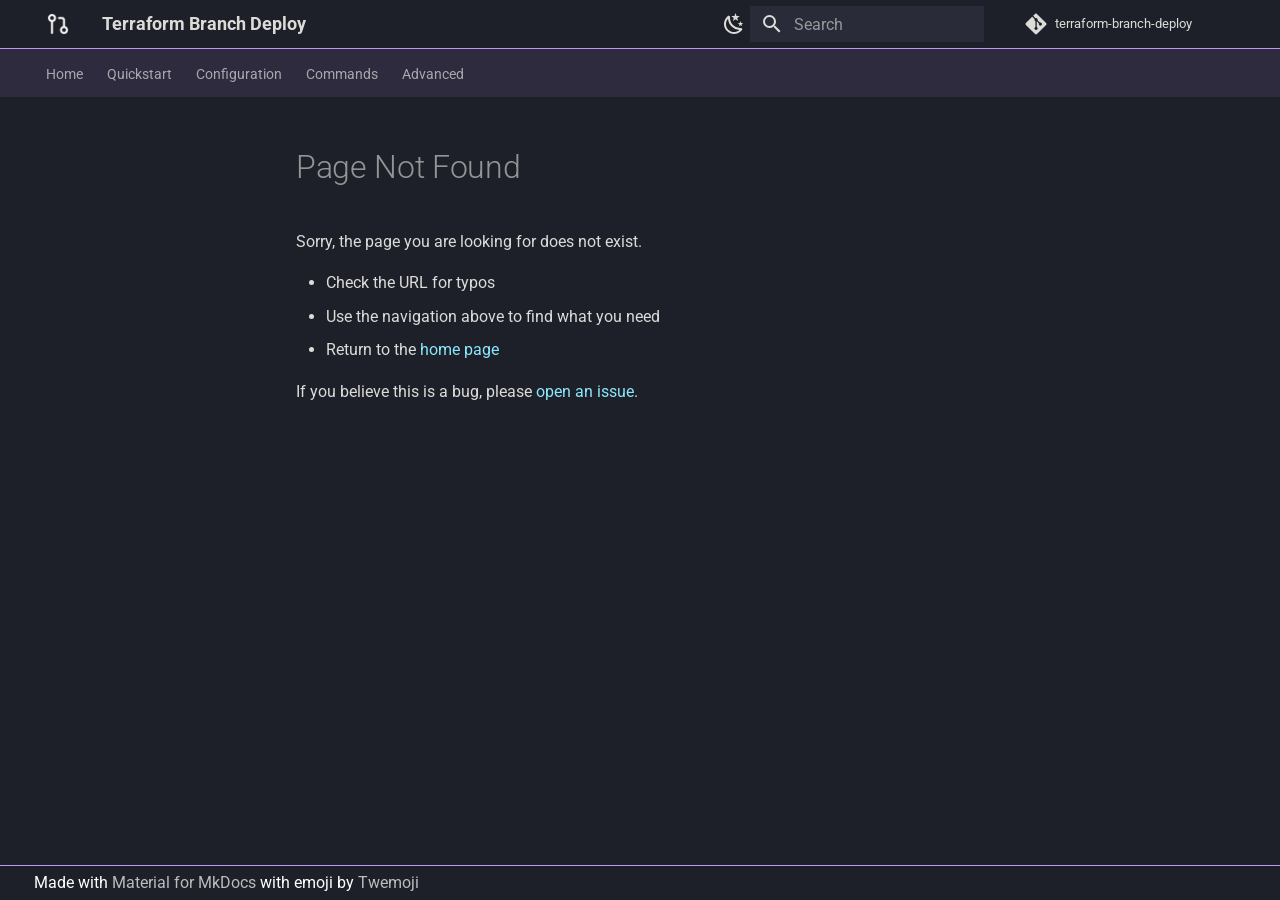
<file: 404/index.html>
<!doctype html>
<html lang="en" class="no-js">
  <head>
    
      <meta charset="utf-8">
      <meta name="viewport" content="width=device-width,initial-scale=1">
      
      
      
        <link rel="canonical" href="https://scarowar.github.io/terraform-branch-deploy/404/">
      
      
      
      
      <link rel="icon" href="../assets/git-pull-request.png">
      <meta name="generator" content="mkdocs-1.6.1, mkdocs-material-9.6.16">
    
    
      
        <title>Page Not Found - Terraform Branch Deploy</title>
      
    
    
      <link rel="stylesheet" href="../assets/stylesheets/main.7e37652d.min.css">
      
        
        <link rel="stylesheet" href="../assets/stylesheets/palette.06af60db.min.css">
      
      


    
    

      
    
<script src="../assets/pymdownx-extras/material-extra-theme-2ek1P7jT.js" type="text/javascript"></script>
<script src="../assets/pymdownx-extras/material-extra-3rdparty-BUCF4rjN.js" type="text/javascript"></script>

    
      
        
        
        <link rel="preconnect" href="https://fonts.gstatic.com" crossorigin>
        <link rel="stylesheet" href="https://fonts.googleapis.com/css?family=Roboto:300,300i,400,400i,700,700i%7CRoboto+Mono:400,400i,700,700i&display=fallback">
        <style>:root{--md-text-font:"Roboto";--md-code-font:"Roboto Mono"}</style>
      
    
    
      <link rel="stylesheet" href="../assets/stylesheets/extra.css">
    
      <link rel="stylesheet" href="../assets/pymdownx-extras/extra-c6ab11540a.css">
    
    <script>__md_scope=new URL("..",location),__md_hash=e=>[...e].reduce(((e,_)=>(e<<5)-e+_.charCodeAt(0)),0),__md_get=(e,_=localStorage,t=__md_scope)=>JSON.parse(_.getItem(t.pathname+"."+e)),__md_set=(e,_,t=localStorage,a=__md_scope)=>{try{t.setItem(a.pathname+"."+e,JSON.stringify(_))}catch(e){}}</script>
    
      

    
    
    
  </head>
  
  
    
    
    
    
    
    <body dir="ltr" data-md-color-scheme="dracula" data-md-color-primary="deep-purple" data-md-color-accent="deep-purple">
  
    
    <input class="md-toggle" data-md-toggle="drawer" type="checkbox" id="__drawer" autocomplete="off">
    <input class="md-toggle" data-md-toggle="search" type="checkbox" id="__search" autocomplete="off">
    <label class="md-overlay" for="__drawer"></label>
    <div data-md-component="skip">
      
        
        <a href="#page-not-found" class="md-skip">
          Skip to content
        </a>
      
    </div>
    <div data-md-component="announce">
      
    </div>
    
    
      


<header class="md-header" data-md-component="header">
  <nav
    class="md-header__inner md-grid"
    aria-label="header.title"
  >
    <a
      href="https://scarowar.github.io/terraform-branch-deploy/"
      title="Terraform Branch Deploy"
      class="md-header__button md-logo"
      aria-label="Terraform Branch Deploy"
    >
      
  <img src="../assets/git-pull-request.png" alt="logo">

    </a>
    <label class="md-header__button md-icon" for="__drawer">
      <svg xmlns="http://www.w3.org/2000/svg" viewBox="0 0 24 24"><path d="M3 6h18v2H3zm0 5h18v2H3zm0 5h18v2H3z"/></svg>
    </label>
    <div class="md-header__title" data-md-component="header-title">
      <div class="md-header__ellipsis">
        <div class="md-header__topic">
          <span class="md-ellipsis">
            Terraform Branch Deploy
          </span>
        </div>
        <div class="md-header__topic" data-md-component="header-topic">
          <span class="md-ellipsis">
            
              Page Not Found
            
          </span>
        </div>
      </div>
    </div>
    <div class="md-header__options">
      <div class="md-header-nav__scheme md-header-nav__button md-source__icon md-icon">
          <a
            href="javascript:toggleScheme();"
            title="Light mode"
            class="light-mode"
          >
          
          <svg xmlns="http://www.w3.org/2000/svg" viewBox="0 0 24 24"><path d="M12 7a5 5 0 0 1 5 5 5 5 0 0 1-5 5 5 5 0 0 1-5-5 5 5 0 0 1 5-5m0 2a3 3 0 0 0-3 3 3 3 0 0 0 3 3 3 3 0 0 0 3-3 3 3 0 0 0-3-3m0-7 2.39 3.42C13.65 5.15 12.84 5 12 5s-1.65.15-2.39.42zM3.34 7l4.16-.35A7.2 7.2 0 0 0 5.94 8.5c-.44.74-.69 1.5-.83 2.29zm.02 10 1.76-3.77a7.131 7.131 0 0 0 2.38 4.14zM20.65 7l-1.77 3.79a7.02 7.02 0 0 0-2.38-4.15zm-.01 10-4.14.36c.59-.51 1.12-1.14 1.54-1.86.42-.73.69-1.5.83-2.29zM12 22l-2.41-3.44c.74.27 1.55.44 2.41.44.82 0 1.63-.17 2.37-.44z"/></svg>
          </a>
          <a
            href="javascript:toggleScheme();"
            title="Dark mode"
            class="dark-mode"
          >
          
          <svg xmlns="http://www.w3.org/2000/svg" viewBox="0 0 24 24"><path d="m17.75 4.09-2.53 1.94.91 3.06-2.63-1.81-2.63 1.81.91-3.06-2.53-1.94L12.44 4l1.06-3 1.06 3zm3.5 6.91-1.64 1.25.59 1.98-1.7-1.17-1.7 1.17.59-1.98L15.75 11l2.06-.05L18.5 9l.69 1.95zm-2.28 4.95c.83-.08 1.72 1.1 1.19 1.85-.32.45-.66.87-1.08 1.27C15.17 23 8.84 23 4.94 19.07c-3.91-3.9-3.91-10.24 0-14.14.4-.4.82-.76 1.27-1.08.75-.53 1.93.36 1.85 1.19-.27 2.86.69 5.83 2.89 8.02a9.96 9.96 0 0 0 8.02 2.89m-1.64 2.02a12.08 12.08 0 0 1-7.8-3.47c-2.17-2.19-3.33-5-3.49-7.82-2.81 3.14-2.7 7.96.31 10.98 3.02 3.01 7.84 3.12 10.98.31"/></svg>
          </a>
          <a
            href="javascript:toggleScheme();"
            title="System preference"
            class="system-mode"
          >
          
          <svg xmlns="http://www.w3.org/2000/svg" viewBox="0 0 24 24"><path d="M7.5 2c-1.79 1.15-3 3.18-3 5.5s1.21 4.35 3.03 5.5C4.46 13 2 10.54 2 7.5A5.5 5.5 0 0 1 7.5 2m11.57 1.5 1.43 1.43L4.93 20.5 3.5 19.07zm-6.18 2.43L11.41 5 9.97 6l.42-1.7L9 3.24l1.75-.12.58-1.65L12 3.1l1.73.03-1.35 1.13zm-3.3 3.61-1.16-.73-1.12.78.34-1.32-1.09-.83 1.36-.09.45-1.29.51 1.27 1.36.03-1.05.87zM19 13.5a5.5 5.5 0 0 1-5.5 5.5c-1.22 0-2.35-.4-3.26-1.07l7.69-7.69c.67.91 1.07 2.04 1.07 3.26m-4.4 6.58 2.77-1.15-.24 3.35zm4.33-2.7 1.15-2.77 2.2 2.54zm1.15-4.96-1.14-2.78 3.34.24zM9.63 18.93l2.77 1.15-2.53 2.19z"/></svg>
          </a>
           <a
            href="javascript:toggleScheme();"
            title="Unknown scheme"
            class="unknown-mode"
          >
          
          <svg xmlns="http://www.w3.org/2000/svg" viewBox="0 0 24 24"><path d="m15.07 11.25-.9.92C13.45 12.89 13 13.5 13 15h-2v-.5c0-1.11.45-2.11 1.17-2.83l1.24-1.26c.37-.36.59-.86.59-1.41a2 2 0 0 0-2-2 2 2 0 0 0-2 2H8a4 4 0 0 1 4-4 4 4 0 0 1 4 4 3.2 3.2 0 0 1-.93 2.25M13 19h-2v-2h2M12 2A10 10 0 0 0 2 12a10 10 0 0 0 10 10 10 10 0 0 0 10-10c0-5.53-4.5-10-10-10"/></svg>
          </a>
      </div>
    </div>
    
      <label class="md-header__button md-icon" for="__search">
        <svg xmlns="http://www.w3.org/2000/svg" viewBox="0 0 24 24"><path d="M9.5 3A6.5 6.5 0 0 1 16 9.5c0 1.61-.59 3.09-1.56 4.23l.27.27h.79l5 5-1.5 1.5-5-5v-.79l-.27-.27A6.52 6.52 0 0 1 9.5 16 6.5 6.5 0 0 1 3 9.5 6.5 6.5 0 0 1 9.5 3m0 2C7 5 5 7 5 9.5S7 14 9.5 14 14 12 14 9.5 12 5 9.5 5"/></svg>
      </label>
      <div class="md-search" data-md-component="search" role="dialog">
  <label class="md-search__overlay" for="__search"></label>
  <div class="md-search__inner" role="search">
    <form class="md-search__form" name="search">
      <input type="text" class="md-search__input" name="query" aria-label="Search" placeholder="Search" autocapitalize="off" autocorrect="off" autocomplete="off" spellcheck="false" data-md-component="search-query" required>
      <label class="md-search__icon md-icon" for="__search">
        
        <svg xmlns="http://www.w3.org/2000/svg" viewBox="0 0 24 24"><path d="M9.5 3A6.5 6.5 0 0 1 16 9.5c0 1.61-.59 3.09-1.56 4.23l.27.27h.79l5 5-1.5 1.5-5-5v-.79l-.27-.27A6.52 6.52 0 0 1 9.5 16 6.5 6.5 0 0 1 3 9.5 6.5 6.5 0 0 1 9.5 3m0 2C7 5 5 7 5 9.5S7 14 9.5 14 14 12 14 9.5 12 5 9.5 5"/></svg>
        
        <svg xmlns="http://www.w3.org/2000/svg" viewBox="0 0 24 24"><path d="M20 11v2H8l5.5 5.5-1.42 1.42L4.16 12l7.92-7.92L13.5 5.5 8 11z"/></svg>
      </label>
      <nav class="md-search__options" aria-label="Search">
        
          <a href="javascript:void(0)" class="md-search__icon md-icon" title="Share" aria-label="Share" data-clipboard data-clipboard-text="" data-md-component="search-share" tabindex="-1">
            
            <svg xmlns="http://www.w3.org/2000/svg" viewBox="0 0 24 24"><path d="M18 16.08c-.76 0-1.44.3-1.96.77L8.91 12.7c.05-.23.09-.46.09-.7s-.04-.47-.09-.7l7.05-4.11c.54.5 1.25.81 2.04.81a3 3 0 0 0 3-3 3 3 0 0 0-3-3 3 3 0 0 0-3 3c0 .24.04.47.09.7L8.04 9.81C7.5 9.31 6.79 9 6 9a3 3 0 0 0-3 3 3 3 0 0 0 3 3c.79 0 1.5-.31 2.04-.81l7.12 4.15c-.05.21-.08.43-.08.66 0 1.61 1.31 2.91 2.92 2.91s2.92-1.3 2.92-2.91A2.92 2.92 0 0 0 18 16.08"/></svg>
          </a>
        
        <button type="reset" class="md-search__icon md-icon" title="Clear" aria-label="Clear" tabindex="-1">
          
          <svg xmlns="http://www.w3.org/2000/svg" viewBox="0 0 24 24"><path d="M19 6.41 17.59 5 12 10.59 6.41 5 5 6.41 10.59 12 5 17.59 6.41 19 12 13.41 17.59 19 19 17.59 13.41 12z"/></svg>
        </button>
      </nav>
      
        <div class="md-search__suggest" data-md-component="search-suggest"></div>
      
    </form>
    <div class="md-search__output">
      <div class="md-search__scrollwrap" tabindex="0" data-md-scrollfix>
        <div class="md-search-result" data-md-component="search-result">
          <div class="md-search-result__meta">
            Initializing search
          </div>
          <ol class="md-search-result__list" role="presentation"></ol>
        </div>
      </div>
    </div>
  </div>
</div>
    
    
      <div class="md-header__source">
        <a href="https://github.com/scarowar/terraform-branch-deploy" title="Go to repository" class="md-source" data-md-component="source">
  <div class="md-source__icon md-icon">
    
    <svg xmlns="http://www.w3.org/2000/svg" viewBox="0 0 448 512"><!--! Font Awesome Free 7.0.0 by @fontawesome - https://fontawesome.com License - https://fontawesome.com/license/free (Icons: CC BY 4.0, Fonts: SIL OFL 1.1, Code: MIT License) Copyright 2025 Fonticons, Inc.--><path fill="currentColor" d="M439.6 236.1 244 40.5c-5.4-5.5-12.8-8.5-20.4-8.5s-15 3-20.4 8.4L162.5 81l51.5 51.5c27.1-9.1 52.7 16.8 43.4 43.7l49.7 49.7c34.2-11.8 61.2 31 35.5 56.7-26.5 26.5-70.2-2.9-56-37.3L240.3 199v121.9c25.3 12.5 22.3 41.8 9.1 55-6.4 6.4-15.2 10.1-24.3 10.1s-17.8-3.6-24.3-10.1c-17.6-17.6-11.1-46.9 11.2-56v-123c-20.8-8.5-24.6-30.7-18.6-45L142.6 101 8.5 235.1C3 240.6 0 247.9 0 255.5s3 15 8.5 20.4l195.6 195.7c5.4 5.4 12.7 8.4 20.4 8.4s15-3 20.4-8.4l194.7-194.7c5.4-5.4 8.4-12.8 8.4-20.4s-3-15-8.4-20.4"/></svg>
  </div>
  <div class="md-source__repository">
    terraform-branch-deploy
  </div>
</a>
      </div>
    
  </nav>
</header>
    
    <div class="md-container" data-md-component="container">
      
      
        
          
            
<nav class="md-tabs" aria-label="Tabs" data-md-component="tabs">
  <div class="md-grid">
    <ul class="md-tabs__list">
      
        
  
  
  
  
    <li class="md-tabs__item">
      <a href=".." class="md-tabs__link">
        
  
  
    
  
  Home

      </a>
    </li>
  

      
        
  
  
  
  
    <li class="md-tabs__item">
      <a href="../quickstart/" class="md-tabs__link">
        
  
  
    
  
  Quickstart

      </a>
    </li>
  

      
        
  
  
  
  
    <li class="md-tabs__item">
      <a href="../configuration/" class="md-tabs__link">
        
  
  
    
  
  Configuration

      </a>
    </li>
  

      
        
  
  
  
  
    <li class="md-tabs__item">
      <a href="../commands/" class="md-tabs__link">
        
  
  
    
  
  Commands

      </a>
    </li>
  

      
        
  
  
  
  
    <li class="md-tabs__item">
      <a href="../advanced/" class="md-tabs__link">
        
  
  
    
  
  Advanced

      </a>
    </li>
  

      
    </ul>
  </div>
</nav>
          
        
      
      <main class="md-main" data-md-component="main">
        <div class="md-main__inner md-grid">
          
            
              
              <div class="md-sidebar md-sidebar--primary" data-md-component="sidebar" data-md-type="navigation" >
                <div class="md-sidebar__scrollwrap">
                  <div class="md-sidebar__inner">
                    


  


<nav class="md-nav md-nav--primary md-nav--lifted" aria-label="Navigation" data-md-level="0">
  <label class="md-nav__title" for="__drawer">
    <a href=".." title="Terraform Branch Deploy" class="md-nav__button md-logo" aria-label="Terraform Branch Deploy" data-md-component="logo">
      
  <img src="../assets/git-pull-request.png" alt="logo">

    </a>
    Terraform Branch Deploy
  </label>
  
    <div class="md-nav__source">
      <a href="https://github.com/scarowar/terraform-branch-deploy" title="Go to repository" class="md-source" data-md-component="source">
  <div class="md-source__icon md-icon">
    
    <svg xmlns="http://www.w3.org/2000/svg" viewBox="0 0 448 512"><!--! Font Awesome Free 7.0.0 by @fontawesome - https://fontawesome.com License - https://fontawesome.com/license/free (Icons: CC BY 4.0, Fonts: SIL OFL 1.1, Code: MIT License) Copyright 2025 Fonticons, Inc.--><path fill="currentColor" d="M439.6 236.1 244 40.5c-5.4-5.5-12.8-8.5-20.4-8.5s-15 3-20.4 8.4L162.5 81l51.5 51.5c27.1-9.1 52.7 16.8 43.4 43.7l49.7 49.7c34.2-11.8 61.2 31 35.5 56.7-26.5 26.5-70.2-2.9-56-37.3L240.3 199v121.9c25.3 12.5 22.3 41.8 9.1 55-6.4 6.4-15.2 10.1-24.3 10.1s-17.8-3.6-24.3-10.1c-17.6-17.6-11.1-46.9 11.2-56v-123c-20.8-8.5-24.6-30.7-18.6-45L142.6 101 8.5 235.1C3 240.6 0 247.9 0 255.5s3 15 8.5 20.4l195.6 195.7c5.4 5.4 12.7 8.4 20.4 8.4s15-3 20.4-8.4l194.7-194.7c5.4-5.4 8.4-12.8 8.4-20.4s-3-15-8.4-20.4"/></svg>
  </div>
  <div class="md-source__repository">
    terraform-branch-deploy
  </div>
</a>
    </div>
  
  <ul class="md-nav__list" data-md-scrollfix>
    
      
      
  
  
  
  
    <li class="md-nav__item">
      <a href=".." class="md-nav__link">
        
  
  
  <span class="md-ellipsis">
    Home
    
  </span>
  

      </a>
    </li>
  

    
      
      
  
  
  
  
    <li class="md-nav__item">
      <a href="../quickstart/" class="md-nav__link">
        
  
  
  <span class="md-ellipsis">
    Quickstart
    
  </span>
  

      </a>
    </li>
  

    
      
      
  
  
  
  
    <li class="md-nav__item">
      <a href="../configuration/" class="md-nav__link">
        
  
  
  <span class="md-ellipsis">
    Configuration
    
  </span>
  

      </a>
    </li>
  

    
      
      
  
  
  
  
    <li class="md-nav__item">
      <a href="../commands/" class="md-nav__link">
        
  
  
  <span class="md-ellipsis">
    Commands
    
  </span>
  

      </a>
    </li>
  

    
      
      
  
  
  
  
    <li class="md-nav__item">
      <a href="../advanced/" class="md-nav__link">
        
  
  
  <span class="md-ellipsis">
    Advanced
    
  </span>
  

      </a>
    </li>
  

    
  </ul>
</nav>
                  </div>
                </div>
              </div>
            
            
              
              <div class="md-sidebar md-sidebar--secondary" data-md-component="sidebar" data-md-type="toc" >
                <div class="md-sidebar__scrollwrap">
                  <div class="md-sidebar__inner">
                    

<nav class="md-nav md-nav--secondary" aria-label="Table of contents">
  
  
  
    
  
  
</nav>
                  </div>
                </div>
              </div>
            
          
          
            <div class="md-content" data-md-component="content">
              <article class="md-content__inner md-typeset">
                
  
                  


  
  


<h1 id="page-not-found">Page Not Found</h1>
<p>Sorry, the page you are looking for does not exist.</p>
<ul>
<li>Check the URL for typos</li>
<li>Use the navigation above to find what you need</li>
<li>Return to the <a href="/">home page</a></li>
</ul>
<p>If you believe this is a bug, please <a href="https://github.com/scarowar/terraform-branch-deploy/issues">open an issue</a>.</p>












                
  

              </article>
            </div>
          
          
<script>var target=document.getElementById(location.hash.slice(1));target&&target.name&&(target.checked=target.name.startsWith("__tabbed_"))</script>
        </div>
        
          <button type="button" class="md-top md-icon" data-md-component="top" hidden>
  
  <svg xmlns="http://www.w3.org/2000/svg" viewBox="0 0 24 24"><path d="M13 20h-2V8l-5.5 5.5-1.42-1.42L12 4.16l7.92 7.92-1.42 1.42L13 8z"/></svg>
  Back to top
</button>
        
      </main>
      
        

<footer class="md-footer">
  
  <div class="md-footer-meta md-typeset">
    <div class="md-footer-meta__inner md-grid">
      <div class="md-footer-copyright">
        
        Made with
        <a href="https://squidfunk.github.io/mkdocs-material/" target="_blank" rel="noopener">
          Material for MkDocs
        </a>
        with emoji by
        <a href="https://github.com/twitter/twemoji" target="_blank" rel="noopener">
          Twemoji
        </a>
      </div>
      <div class="md-social">
  
</div>
    </div>
  </div>
</footer>
      
    </div>
    <div class="md-dialog" data-md-component="dialog">
      <div class="md-dialog__inner md-typeset"></div>
    </div>
    
      <div class="md-progress" data-md-component="progress" role="progressbar"></div>
    
    
    
      
      <script id="__config" type="application/json">{"base": "..", "features": ["content.code.annotate", "content.code.copy", "content.tooltips", "navigation.footer", "navigation.indexes", "navigation.sections", "navigation.tabs", "navigation.top", "navigation.tracking", "navigation.instant", "navigation.instant.progress", "search.highlight", "search.share", "search.suggest", "toc.follow"], "search": "../assets/javascripts/workers/search.d50fe291.min.js", "tags": null, "translations": {"clipboard.copied": "Copied to clipboard", "clipboard.copy": "Copy to clipboard", "search.result.more.one": "1 more on this page", "search.result.more.other": "# more on this page", "search.result.none": "No matching documents", "search.result.one": "1 matching document", "search.result.other": "# matching documents", "search.result.placeholder": "Type to start searching", "search.result.term.missing": "Missing", "select.version": "Select version"}, "version": null}</script>
    
    
      <script src="../assets/javascripts/bundle.50899def.min.js"></script>
      
        <script src="../assets/pymdownx-extras/extra-loader-B5CKpNQx.js"></script>
      
    
  </body>
</html>
</file>
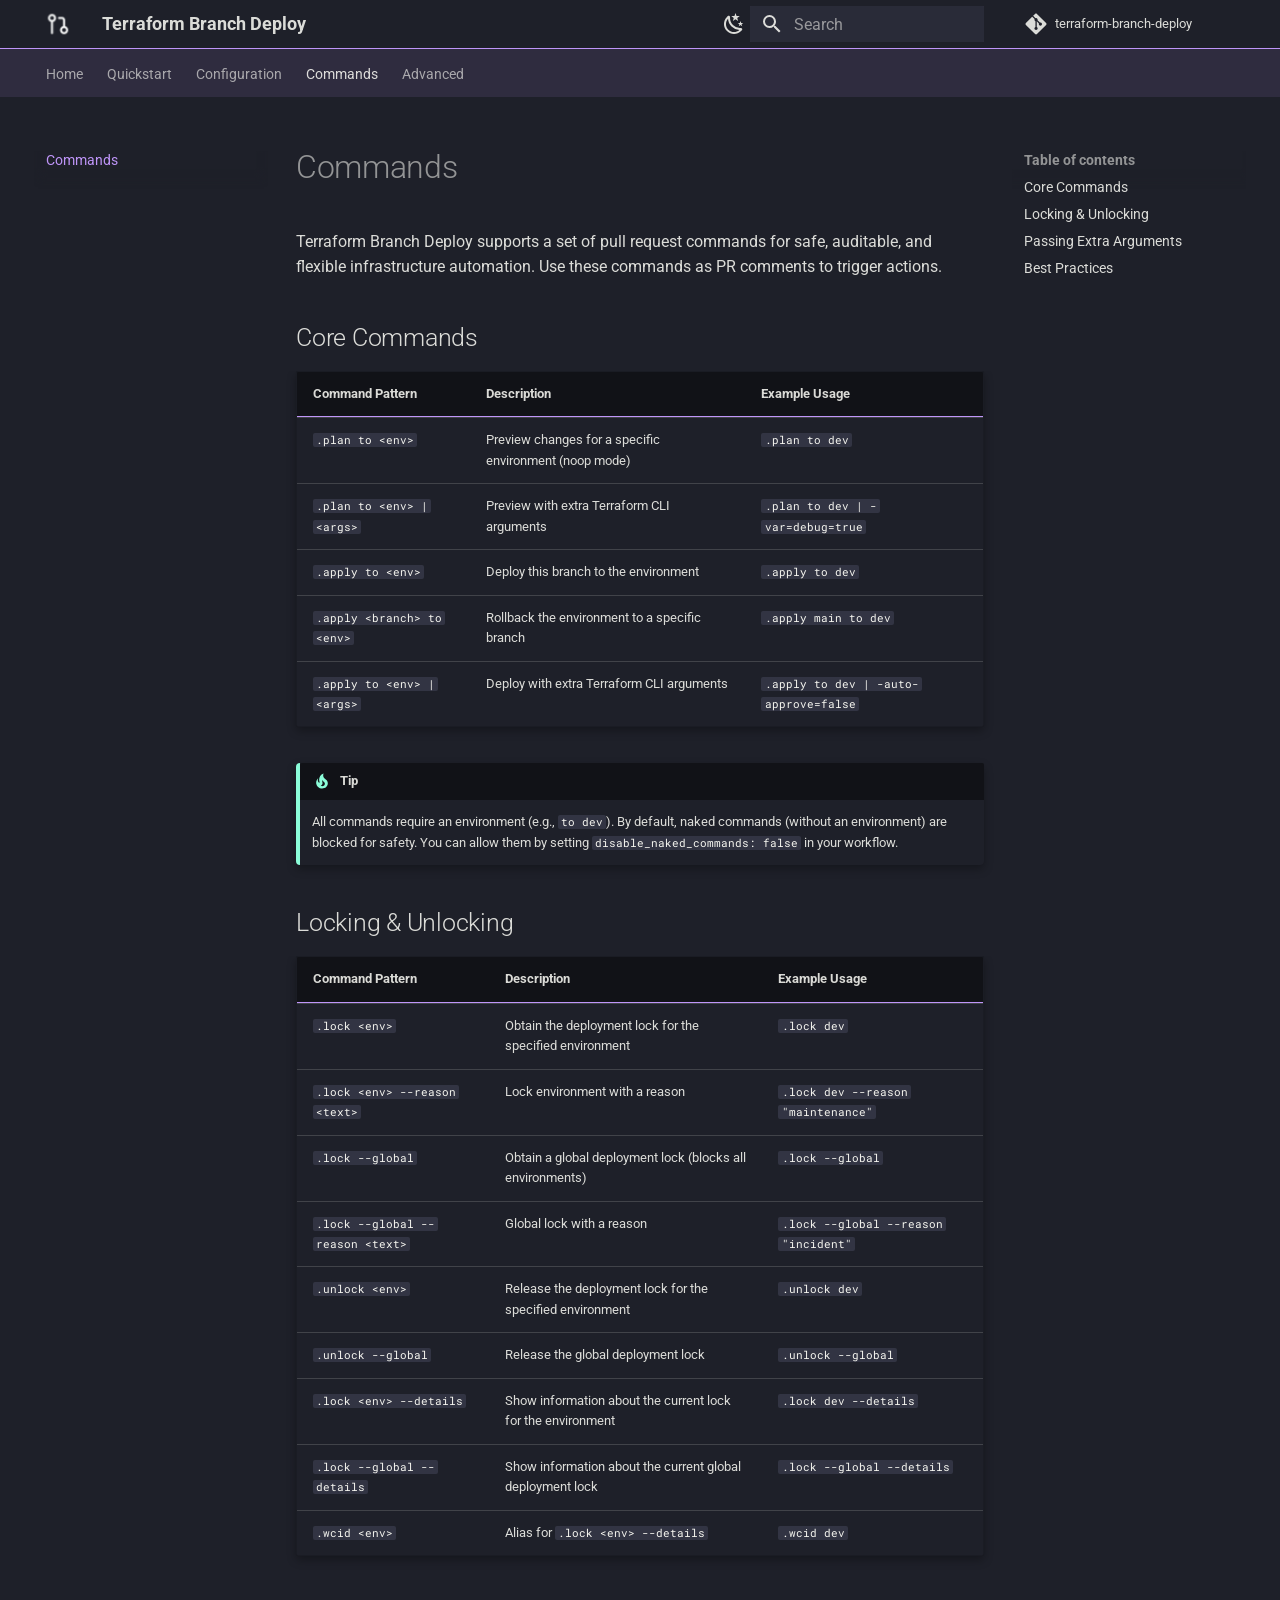
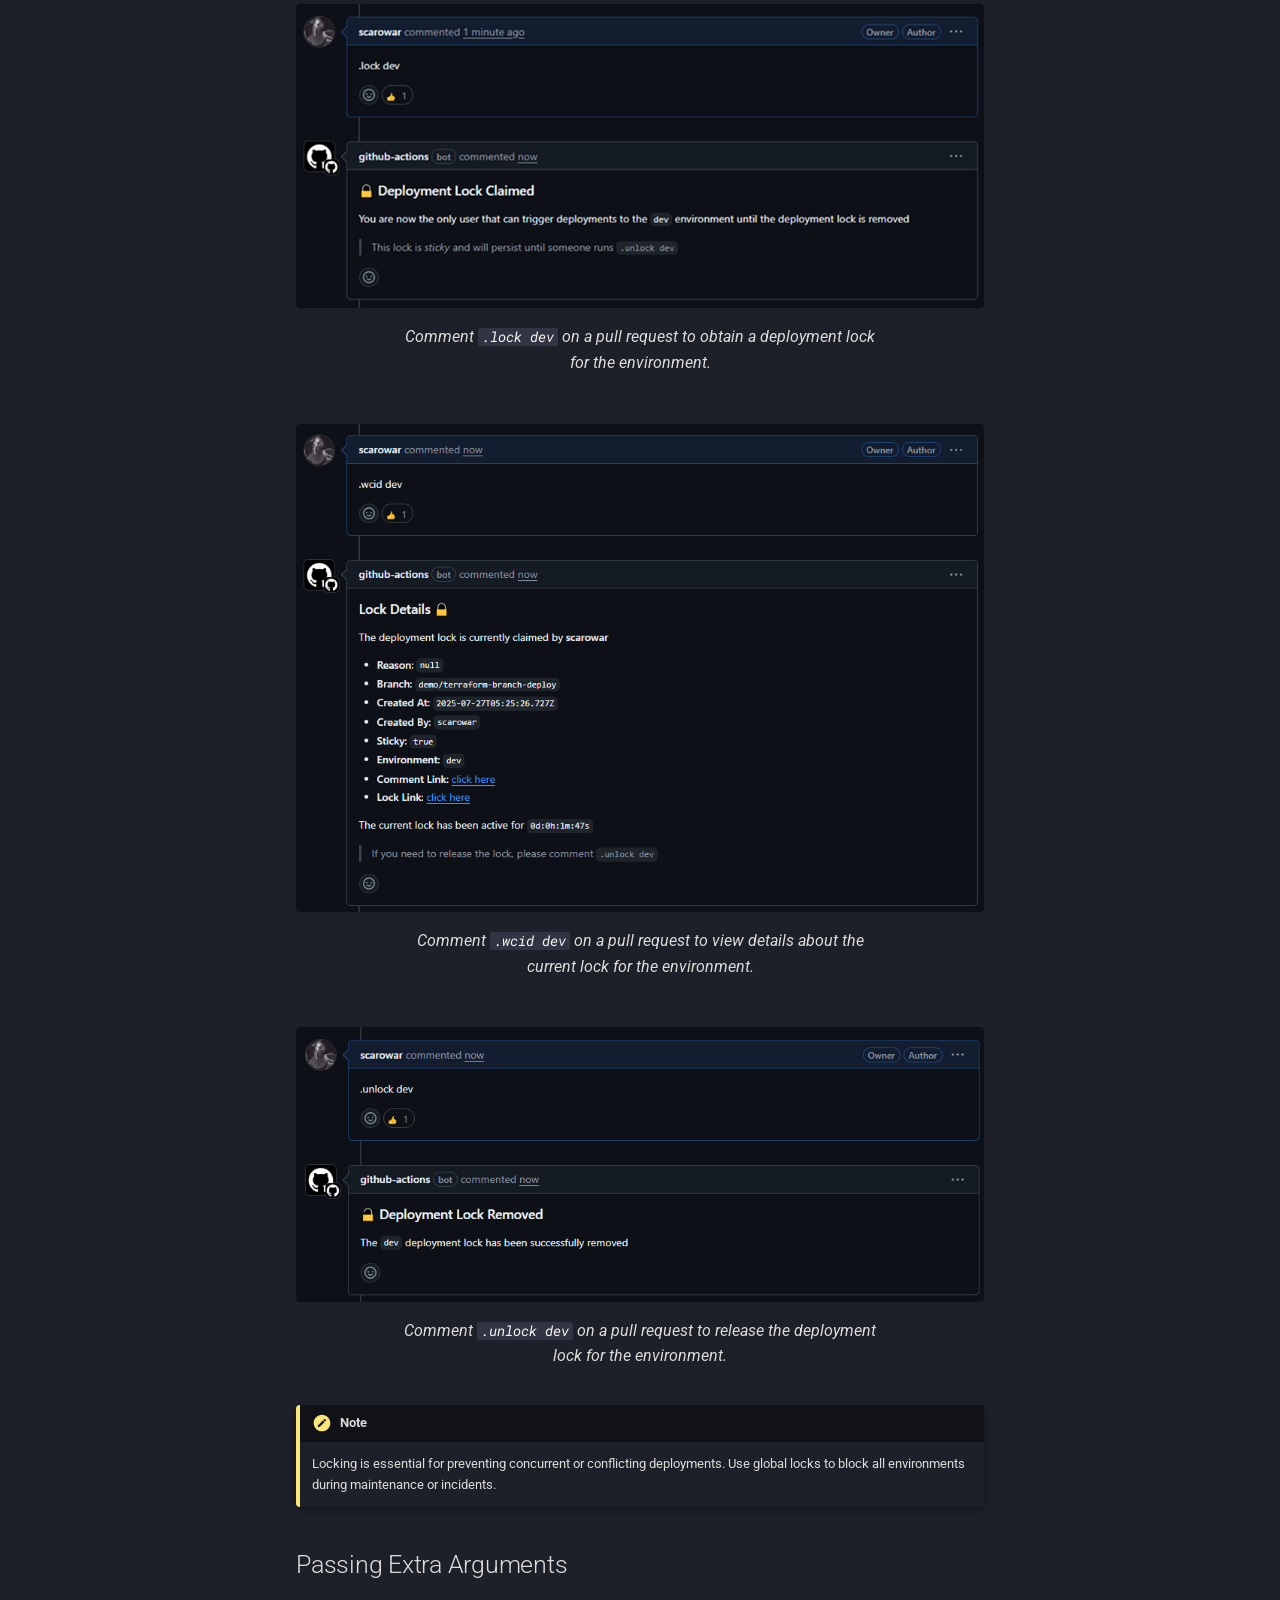
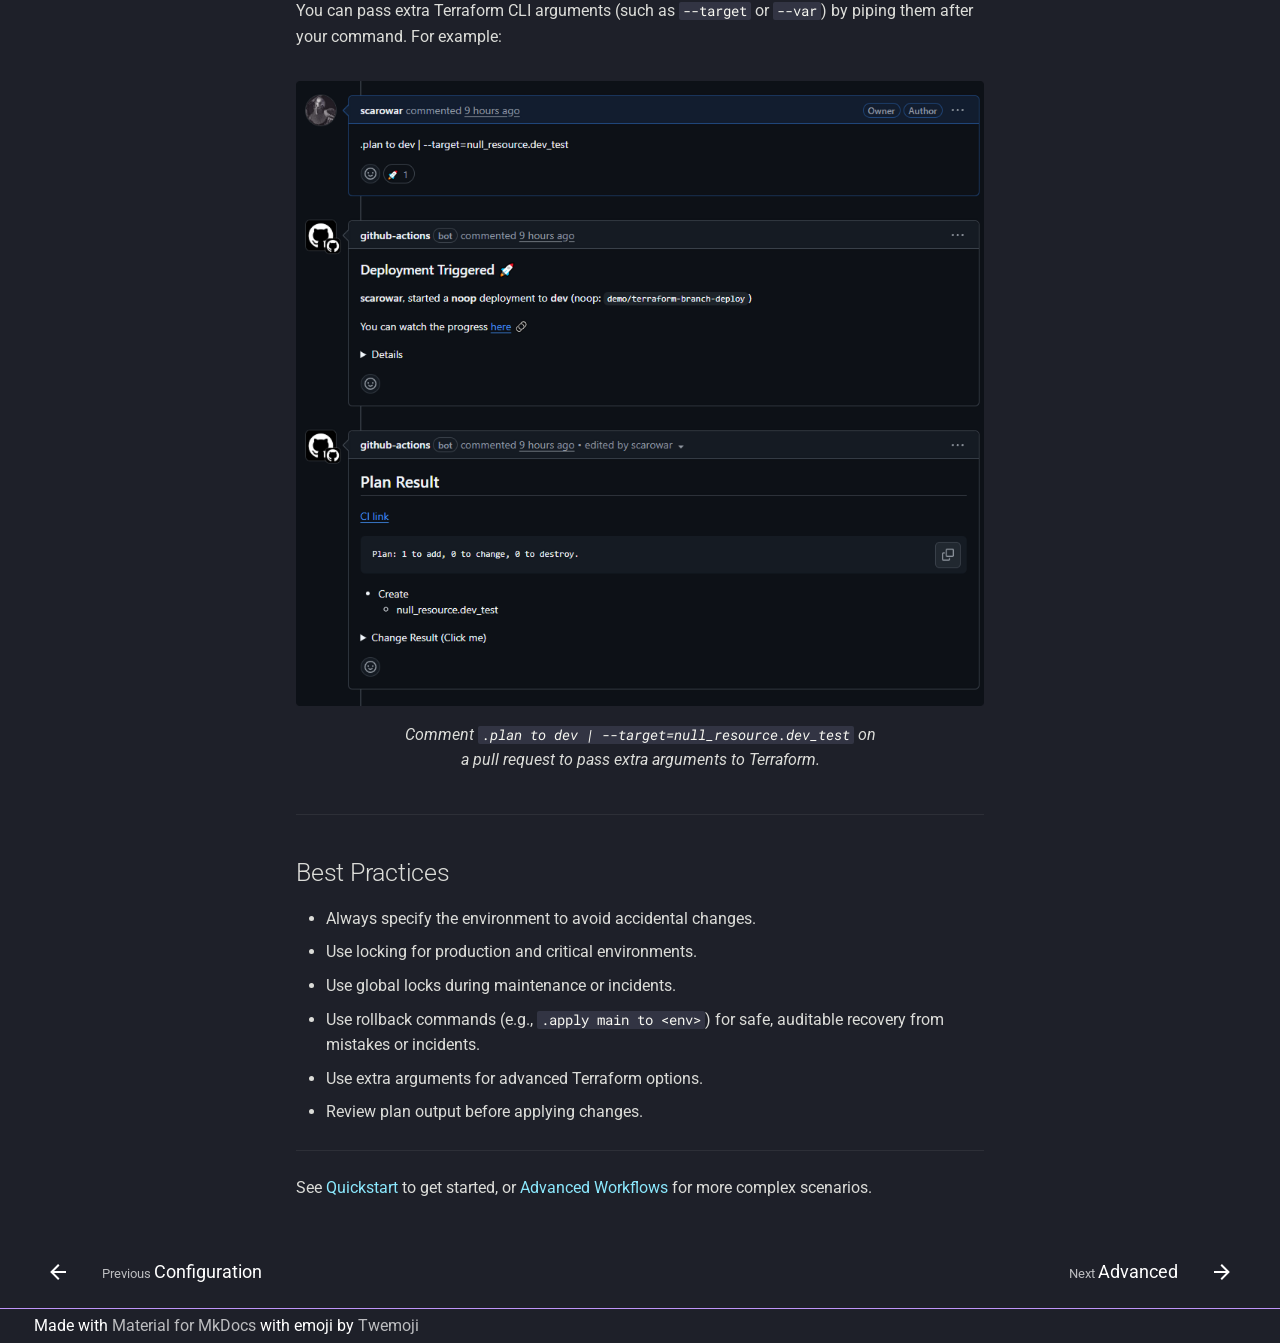
<file: commands/index.html>
<!doctype html>
<html lang="en" class="no-js">
  <head>
    
      <meta charset="utf-8">
      <meta name="viewport" content="width=device-width,initial-scale=1">
      
      
      
        <link rel="canonical" href="https://scarowar.github.io/terraform-branch-deploy/commands/">
      
      
        <link rel="prev" href="../configuration/">
      
      
        <link rel="next" href="../advanced/">
      
      
      <link rel="icon" href="../assets/git-pull-request.png">
      <meta name="generator" content="mkdocs-1.6.1, mkdocs-material-9.6.16">
    
    
      
        <title>Commands - Terraform Branch Deploy</title>
      
    
    
      <link rel="stylesheet" href="../assets/stylesheets/main.7e37652d.min.css">
      
        
        <link rel="stylesheet" href="../assets/stylesheets/palette.06af60db.min.css">
      
      


    
    

      
    
<script src="../assets/pymdownx-extras/material-extra-theme-2ek1P7jT.js" type="text/javascript"></script>
<script src="../assets/pymdownx-extras/material-extra-3rdparty-BUCF4rjN.js" type="text/javascript"></script>

    
      
        
        
        <link rel="preconnect" href="https://fonts.gstatic.com" crossorigin>
        <link rel="stylesheet" href="https://fonts.googleapis.com/css?family=Roboto:300,300i,400,400i,700,700i%7CRoboto+Mono:400,400i,700,700i&display=fallback">
        <style>:root{--md-text-font:"Roboto";--md-code-font:"Roboto Mono"}</style>
      
    
    
      <link rel="stylesheet" href="../assets/stylesheets/extra.css">
    
      <link rel="stylesheet" href="../assets/pymdownx-extras/extra-c6ab11540a.css">
    
    <script>__md_scope=new URL("..",location),__md_hash=e=>[...e].reduce(((e,_)=>(e<<5)-e+_.charCodeAt(0)),0),__md_get=(e,_=localStorage,t=__md_scope)=>JSON.parse(_.getItem(t.pathname+"."+e)),__md_set=(e,_,t=localStorage,a=__md_scope)=>{try{t.setItem(a.pathname+"."+e,JSON.stringify(_))}catch(e){}}</script>
    
      

    
    
    
  </head>
  
  
    
    
    
    
    
    <body dir="ltr" data-md-color-scheme="dracula" data-md-color-primary="deep-purple" data-md-color-accent="deep-purple">
  
    
    <input class="md-toggle" data-md-toggle="drawer" type="checkbox" id="__drawer" autocomplete="off">
    <input class="md-toggle" data-md-toggle="search" type="checkbox" id="__search" autocomplete="off">
    <label class="md-overlay" for="__drawer"></label>
    <div data-md-component="skip">
      
        
        <a href="#commands" class="md-skip">
          Skip to content
        </a>
      
    </div>
    <div data-md-component="announce">
      
    </div>
    
    
      


<header class="md-header" data-md-component="header">
  <nav
    class="md-header__inner md-grid"
    aria-label="header.title"
  >
    <a
      href="https://scarowar.github.io/terraform-branch-deploy/"
      title="Terraform Branch Deploy"
      class="md-header__button md-logo"
      aria-label="Terraform Branch Deploy"
    >
      
  <img src="../assets/git-pull-request.png" alt="logo">

    </a>
    <label class="md-header__button md-icon" for="__drawer">
      <svg xmlns="http://www.w3.org/2000/svg" viewBox="0 0 24 24"><path d="M3 6h18v2H3zm0 5h18v2H3zm0 5h18v2H3z"/></svg>
    </label>
    <div class="md-header__title" data-md-component="header-title">
      <div class="md-header__ellipsis">
        <div class="md-header__topic">
          <span class="md-ellipsis">
            Terraform Branch Deploy
          </span>
        </div>
        <div class="md-header__topic" data-md-component="header-topic">
          <span class="md-ellipsis">
            
              Commands
            
          </span>
        </div>
      </div>
    </div>
    <div class="md-header__options">
      <div class="md-header-nav__scheme md-header-nav__button md-source__icon md-icon">
          <a
            href="javascript:toggleScheme();"
            title="Light mode"
            class="light-mode"
          >
          
          <svg xmlns="http://www.w3.org/2000/svg" viewBox="0 0 24 24"><path d="M12 7a5 5 0 0 1 5 5 5 5 0 0 1-5 5 5 5 0 0 1-5-5 5 5 0 0 1 5-5m0 2a3 3 0 0 0-3 3 3 3 0 0 0 3 3 3 3 0 0 0 3-3 3 3 0 0 0-3-3m0-7 2.39 3.42C13.65 5.15 12.84 5 12 5s-1.65.15-2.39.42zM3.34 7l4.16-.35A7.2 7.2 0 0 0 5.94 8.5c-.44.74-.69 1.5-.83 2.29zm.02 10 1.76-3.77a7.131 7.131 0 0 0 2.38 4.14zM20.65 7l-1.77 3.79a7.02 7.02 0 0 0-2.38-4.15zm-.01 10-4.14.36c.59-.51 1.12-1.14 1.54-1.86.42-.73.69-1.5.83-2.29zM12 22l-2.41-3.44c.74.27 1.55.44 2.41.44.82 0 1.63-.17 2.37-.44z"/></svg>
          </a>
          <a
            href="javascript:toggleScheme();"
            title="Dark mode"
            class="dark-mode"
          >
          
          <svg xmlns="http://www.w3.org/2000/svg" viewBox="0 0 24 24"><path d="m17.75 4.09-2.53 1.94.91 3.06-2.63-1.81-2.63 1.81.91-3.06-2.53-1.94L12.44 4l1.06-3 1.06 3zm3.5 6.91-1.64 1.25.59 1.98-1.7-1.17-1.7 1.17.59-1.98L15.75 11l2.06-.05L18.5 9l.69 1.95zm-2.28 4.95c.83-.08 1.72 1.1 1.19 1.85-.32.45-.66.87-1.08 1.27C15.17 23 8.84 23 4.94 19.07c-3.91-3.9-3.91-10.24 0-14.14.4-.4.82-.76 1.27-1.08.75-.53 1.93.36 1.85 1.19-.27 2.86.69 5.83 2.89 8.02a9.96 9.96 0 0 0 8.02 2.89m-1.64 2.02a12.08 12.08 0 0 1-7.8-3.47c-2.17-2.19-3.33-5-3.49-7.82-2.81 3.14-2.7 7.96.31 10.98 3.02 3.01 7.84 3.12 10.98.31"/></svg>
          </a>
          <a
            href="javascript:toggleScheme();"
            title="System preference"
            class="system-mode"
          >
          
          <svg xmlns="http://www.w3.org/2000/svg" viewBox="0 0 24 24"><path d="M7.5 2c-1.79 1.15-3 3.18-3 5.5s1.21 4.35 3.03 5.5C4.46 13 2 10.54 2 7.5A5.5 5.5 0 0 1 7.5 2m11.57 1.5 1.43 1.43L4.93 20.5 3.5 19.07zm-6.18 2.43L11.41 5 9.97 6l.42-1.7L9 3.24l1.75-.12.58-1.65L12 3.1l1.73.03-1.35 1.13zm-3.3 3.61-1.16-.73-1.12.78.34-1.32-1.09-.83 1.36-.09.45-1.29.51 1.27 1.36.03-1.05.87zM19 13.5a5.5 5.5 0 0 1-5.5 5.5c-1.22 0-2.35-.4-3.26-1.07l7.69-7.69c.67.91 1.07 2.04 1.07 3.26m-4.4 6.58 2.77-1.15-.24 3.35zm4.33-2.7 1.15-2.77 2.2 2.54zm1.15-4.96-1.14-2.78 3.34.24zM9.63 18.93l2.77 1.15-2.53 2.19z"/></svg>
          </a>
           <a
            href="javascript:toggleScheme();"
            title="Unknown scheme"
            class="unknown-mode"
          >
          
          <svg xmlns="http://www.w3.org/2000/svg" viewBox="0 0 24 24"><path d="m15.07 11.25-.9.92C13.45 12.89 13 13.5 13 15h-2v-.5c0-1.11.45-2.11 1.17-2.83l1.24-1.26c.37-.36.59-.86.59-1.41a2 2 0 0 0-2-2 2 2 0 0 0-2 2H8a4 4 0 0 1 4-4 4 4 0 0 1 4 4 3.2 3.2 0 0 1-.93 2.25M13 19h-2v-2h2M12 2A10 10 0 0 0 2 12a10 10 0 0 0 10 10 10 10 0 0 0 10-10c0-5.53-4.5-10-10-10"/></svg>
          </a>
      </div>
    </div>
    
      <label class="md-header__button md-icon" for="__search">
        <svg xmlns="http://www.w3.org/2000/svg" viewBox="0 0 24 24"><path d="M9.5 3A6.5 6.5 0 0 1 16 9.5c0 1.61-.59 3.09-1.56 4.23l.27.27h.79l5 5-1.5 1.5-5-5v-.79l-.27-.27A6.52 6.52 0 0 1 9.5 16 6.5 6.5 0 0 1 3 9.5 6.5 6.5 0 0 1 9.5 3m0 2C7 5 5 7 5 9.5S7 14 9.5 14 14 12 14 9.5 12 5 9.5 5"/></svg>
      </label>
      <div class="md-search" data-md-component="search" role="dialog">
  <label class="md-search__overlay" for="__search"></label>
  <div class="md-search__inner" role="search">
    <form class="md-search__form" name="search">
      <input type="text" class="md-search__input" name="query" aria-label="Search" placeholder="Search" autocapitalize="off" autocorrect="off" autocomplete="off" spellcheck="false" data-md-component="search-query" required>
      <label class="md-search__icon md-icon" for="__search">
        
        <svg xmlns="http://www.w3.org/2000/svg" viewBox="0 0 24 24"><path d="M9.5 3A6.5 6.5 0 0 1 16 9.5c0 1.61-.59 3.09-1.56 4.23l.27.27h.79l5 5-1.5 1.5-5-5v-.79l-.27-.27A6.52 6.52 0 0 1 9.5 16 6.5 6.5 0 0 1 3 9.5 6.5 6.5 0 0 1 9.5 3m0 2C7 5 5 7 5 9.5S7 14 9.5 14 14 12 14 9.5 12 5 9.5 5"/></svg>
        
        <svg xmlns="http://www.w3.org/2000/svg" viewBox="0 0 24 24"><path d="M20 11v2H8l5.5 5.5-1.42 1.42L4.16 12l7.92-7.92L13.5 5.5 8 11z"/></svg>
      </label>
      <nav class="md-search__options" aria-label="Search">
        
          <a href="javascript:void(0)" class="md-search__icon md-icon" title="Share" aria-label="Share" data-clipboard data-clipboard-text="" data-md-component="search-share" tabindex="-1">
            
            <svg xmlns="http://www.w3.org/2000/svg" viewBox="0 0 24 24"><path d="M18 16.08c-.76 0-1.44.3-1.96.77L8.91 12.7c.05-.23.09-.46.09-.7s-.04-.47-.09-.7l7.05-4.11c.54.5 1.25.81 2.04.81a3 3 0 0 0 3-3 3 3 0 0 0-3-3 3 3 0 0 0-3 3c0 .24.04.47.09.7L8.04 9.81C7.5 9.31 6.79 9 6 9a3 3 0 0 0-3 3 3 3 0 0 0 3 3c.79 0 1.5-.31 2.04-.81l7.12 4.15c-.05.21-.08.43-.08.66 0 1.61 1.31 2.91 2.92 2.91s2.92-1.3 2.92-2.91A2.92 2.92 0 0 0 18 16.08"/></svg>
          </a>
        
        <button type="reset" class="md-search__icon md-icon" title="Clear" aria-label="Clear" tabindex="-1">
          
          <svg xmlns="http://www.w3.org/2000/svg" viewBox="0 0 24 24"><path d="M19 6.41 17.59 5 12 10.59 6.41 5 5 6.41 10.59 12 5 17.59 6.41 19 12 13.41 17.59 19 19 17.59 13.41 12z"/></svg>
        </button>
      </nav>
      
        <div class="md-search__suggest" data-md-component="search-suggest"></div>
      
    </form>
    <div class="md-search__output">
      <div class="md-search__scrollwrap" tabindex="0" data-md-scrollfix>
        <div class="md-search-result" data-md-component="search-result">
          <div class="md-search-result__meta">
            Initializing search
          </div>
          <ol class="md-search-result__list" role="presentation"></ol>
        </div>
      </div>
    </div>
  </div>
</div>
    
    
      <div class="md-header__source">
        <a href="https://github.com/scarowar/terraform-branch-deploy" title="Go to repository" class="md-source" data-md-component="source">
  <div class="md-source__icon md-icon">
    
    <svg xmlns="http://www.w3.org/2000/svg" viewBox="0 0 448 512"><!--! Font Awesome Free 7.0.0 by @fontawesome - https://fontawesome.com License - https://fontawesome.com/license/free (Icons: CC BY 4.0, Fonts: SIL OFL 1.1, Code: MIT License) Copyright 2025 Fonticons, Inc.--><path fill="currentColor" d="M439.6 236.1 244 40.5c-5.4-5.5-12.8-8.5-20.4-8.5s-15 3-20.4 8.4L162.5 81l51.5 51.5c27.1-9.1 52.7 16.8 43.4 43.7l49.7 49.7c34.2-11.8 61.2 31 35.5 56.7-26.5 26.5-70.2-2.9-56-37.3L240.3 199v121.9c25.3 12.5 22.3 41.8 9.1 55-6.4 6.4-15.2 10.1-24.3 10.1s-17.8-3.6-24.3-10.1c-17.6-17.6-11.1-46.9 11.2-56v-123c-20.8-8.5-24.6-30.7-18.6-45L142.6 101 8.5 235.1C3 240.6 0 247.9 0 255.5s3 15 8.5 20.4l195.6 195.7c5.4 5.4 12.7 8.4 20.4 8.4s15-3 20.4-8.4l194.7-194.7c5.4-5.4 8.4-12.8 8.4-20.4s-3-15-8.4-20.4"/></svg>
  </div>
  <div class="md-source__repository">
    terraform-branch-deploy
  </div>
</a>
      </div>
    
  </nav>
</header>
    
    <div class="md-container" data-md-component="container">
      
      
        
          
            
<nav class="md-tabs" aria-label="Tabs" data-md-component="tabs">
  <div class="md-grid">
    <ul class="md-tabs__list">
      
        
  
  
  
  
    <li class="md-tabs__item">
      <a href=".." class="md-tabs__link">
        
  
  
    
  
  Home

      </a>
    </li>
  

      
        
  
  
  
  
    <li class="md-tabs__item">
      <a href="../quickstart/" class="md-tabs__link">
        
  
  
    
  
  Quickstart

      </a>
    </li>
  

      
        
  
  
  
  
    <li class="md-tabs__item">
      <a href="../configuration/" class="md-tabs__link">
        
  
  
    
  
  Configuration

      </a>
    </li>
  

      
        
  
  
  
    
  
  
    <li class="md-tabs__item md-tabs__item--active">
      <a href="./" class="md-tabs__link">
        
  
  
    
  
  Commands

      </a>
    </li>
  

      
        
  
  
  
  
    <li class="md-tabs__item">
      <a href="../advanced/" class="md-tabs__link">
        
  
  
    
  
  Advanced

      </a>
    </li>
  

      
    </ul>
  </div>
</nav>
          
        
      
      <main class="md-main" data-md-component="main">
        <div class="md-main__inner md-grid">
          
            
              
              <div class="md-sidebar md-sidebar--primary" data-md-component="sidebar" data-md-type="navigation" >
                <div class="md-sidebar__scrollwrap">
                  <div class="md-sidebar__inner">
                    


  


<nav class="md-nav md-nav--primary md-nav--lifted" aria-label="Navigation" data-md-level="0">
  <label class="md-nav__title" for="__drawer">
    <a href=".." title="Terraform Branch Deploy" class="md-nav__button md-logo" aria-label="Terraform Branch Deploy" data-md-component="logo">
      
  <img src="../assets/git-pull-request.png" alt="logo">

    </a>
    Terraform Branch Deploy
  </label>
  
    <div class="md-nav__source">
      <a href="https://github.com/scarowar/terraform-branch-deploy" title="Go to repository" class="md-source" data-md-component="source">
  <div class="md-source__icon md-icon">
    
    <svg xmlns="http://www.w3.org/2000/svg" viewBox="0 0 448 512"><!--! Font Awesome Free 7.0.0 by @fontawesome - https://fontawesome.com License - https://fontawesome.com/license/free (Icons: CC BY 4.0, Fonts: SIL OFL 1.1, Code: MIT License) Copyright 2025 Fonticons, Inc.--><path fill="currentColor" d="M439.6 236.1 244 40.5c-5.4-5.5-12.8-8.5-20.4-8.5s-15 3-20.4 8.4L162.5 81l51.5 51.5c27.1-9.1 52.7 16.8 43.4 43.7l49.7 49.7c34.2-11.8 61.2 31 35.5 56.7-26.5 26.5-70.2-2.9-56-37.3L240.3 199v121.9c25.3 12.5 22.3 41.8 9.1 55-6.4 6.4-15.2 10.1-24.3 10.1s-17.8-3.6-24.3-10.1c-17.6-17.6-11.1-46.9 11.2-56v-123c-20.8-8.5-24.6-30.7-18.6-45L142.6 101 8.5 235.1C3 240.6 0 247.9 0 255.5s3 15 8.5 20.4l195.6 195.7c5.4 5.4 12.7 8.4 20.4 8.4s15-3 20.4-8.4l194.7-194.7c5.4-5.4 8.4-12.8 8.4-20.4s-3-15-8.4-20.4"/></svg>
  </div>
  <div class="md-source__repository">
    terraform-branch-deploy
  </div>
</a>
    </div>
  
  <ul class="md-nav__list" data-md-scrollfix>
    
      
      
  
  
  
  
    <li class="md-nav__item">
      <a href=".." class="md-nav__link">
        
  
  
  <span class="md-ellipsis">
    Home
    
  </span>
  

      </a>
    </li>
  

    
      
      
  
  
  
  
    <li class="md-nav__item">
      <a href="../quickstart/" class="md-nav__link">
        
  
  
  <span class="md-ellipsis">
    Quickstart
    
  </span>
  

      </a>
    </li>
  

    
      
      
  
  
  
  
    <li class="md-nav__item">
      <a href="../configuration/" class="md-nav__link">
        
  
  
  <span class="md-ellipsis">
    Configuration
    
  </span>
  

      </a>
    </li>
  

    
      
      
  
  
    
  
  
  
    <li class="md-nav__item md-nav__item--active">
      
      <input class="md-nav__toggle md-toggle" type="checkbox" id="__toc">
      
      
        
      
      
        <label class="md-nav__link md-nav__link--active" for="__toc">
          
  
  
  <span class="md-ellipsis">
    Commands
    
  </span>
  

          <span class="md-nav__icon md-icon"></span>
        </label>
      
      <a href="./" class="md-nav__link md-nav__link--active">
        
  
  
  <span class="md-ellipsis">
    Commands
    
  </span>
  

      </a>
      
        

<nav class="md-nav md-nav--secondary" aria-label="Table of contents">
  
  
  
    
  
  
    <label class="md-nav__title" for="__toc">
      <span class="md-nav__icon md-icon"></span>
      Table of contents
    </label>
    <ul class="md-nav__list" data-md-component="toc" data-md-scrollfix>
      
        <li class="md-nav__item">
  <a href="#core-commands" class="md-nav__link">
    <span class="md-ellipsis">
      Core Commands
    </span>
  </a>
  
</li>
      
        <li class="md-nav__item">
  <a href="#locking-unlocking" class="md-nav__link">
    <span class="md-ellipsis">
      Locking &amp; Unlocking
    </span>
  </a>
  
</li>
      
        <li class="md-nav__item">
  <a href="#passing-extra-arguments" class="md-nav__link">
    <span class="md-ellipsis">
      Passing Extra Arguments
    </span>
  </a>
  
</li>
      
        <li class="md-nav__item">
  <a href="#best-practices" class="md-nav__link">
    <span class="md-ellipsis">
      Best Practices
    </span>
  </a>
  
</li>
      
    </ul>
  
</nav>
      
    </li>
  

    
      
      
  
  
  
  
    <li class="md-nav__item">
      <a href="../advanced/" class="md-nav__link">
        
  
  
  <span class="md-ellipsis">
    Advanced
    
  </span>
  

      </a>
    </li>
  

    
  </ul>
</nav>
                  </div>
                </div>
              </div>
            
            
              
              <div class="md-sidebar md-sidebar--secondary" data-md-component="sidebar" data-md-type="toc" >
                <div class="md-sidebar__scrollwrap">
                  <div class="md-sidebar__inner">
                    

<nav class="md-nav md-nav--secondary" aria-label="Table of contents">
  
  
  
    
  
  
    <label class="md-nav__title" for="__toc">
      <span class="md-nav__icon md-icon"></span>
      Table of contents
    </label>
    <ul class="md-nav__list" data-md-component="toc" data-md-scrollfix>
      
        <li class="md-nav__item">
  <a href="#core-commands" class="md-nav__link">
    <span class="md-ellipsis">
      Core Commands
    </span>
  </a>
  
</li>
      
        <li class="md-nav__item">
  <a href="#locking-unlocking" class="md-nav__link">
    <span class="md-ellipsis">
      Locking &amp; Unlocking
    </span>
  </a>
  
</li>
      
        <li class="md-nav__item">
  <a href="#passing-extra-arguments" class="md-nav__link">
    <span class="md-ellipsis">
      Passing Extra Arguments
    </span>
  </a>
  
</li>
      
        <li class="md-nav__item">
  <a href="#best-practices" class="md-nav__link">
    <span class="md-ellipsis">
      Best Practices
    </span>
  </a>
  
</li>
      
    </ul>
  
</nav>
                  </div>
                </div>
              </div>
            
          
          
            <div class="md-content" data-md-component="content">
              <article class="md-content__inner md-typeset">
                
  
                  


  
  


<h1 id="commands">Commands</h1>
<p>Terraform Branch Deploy supports a set of pull request commands for safe, auditable, and flexible infrastructure automation. Use these commands as PR comments to trigger actions.</p>
<h2 id="core-commands">Core Commands</h2>
<table>
<thead>
<tr>
<th>Command Pattern</th>
<th>Description</th>
<th>Example Usage</th>
</tr>
</thead>
<tbody>
<tr>
<td><code>.plan to &lt;env&gt;</code></td>
<td>Preview changes for a specific environment (noop mode)</td>
<td><code>.plan to dev</code></td>
</tr>
<tr>
<td><code>.plan to &lt;env&gt; | &lt;args&gt;</code></td>
<td>Preview with extra Terraform CLI arguments</td>
<td><code>.plan to dev | -var=debug=true</code></td>
</tr>
<tr>
<td><code>.apply to &lt;env&gt;</code></td>
<td>Deploy this branch to the environment</td>
<td><code>.apply to dev</code></td>
</tr>
<tr>
<td><code>.apply &lt;branch&gt; to &lt;env&gt;</code></td>
<td>Rollback the environment to a specific branch</td>
<td><code>.apply main to dev</code></td>
</tr>
<tr>
<td><code>.apply to &lt;env&gt; | &lt;args&gt;</code></td>
<td>Deploy with extra Terraform CLI arguments</td>
<td><code>.apply to dev | -auto-approve=false</code></td>
</tr>
</tbody>
</table>
<div class="admonition tip">
<p class="admonition-title">Tip</p>
<p>All commands require an environment (e.g., <code>to dev</code>). By default, naked commands (without an environment) are blocked for safety. You can allow them by setting <code>disable_naked_commands: false</code> in your workflow.</p>
</div>
<h2 id="locking-unlocking">Locking &amp; Unlocking</h2>
<table>
<thead>
<tr>
<th>Command Pattern</th>
<th>Description</th>
<th>Example Usage</th>
</tr>
</thead>
<tbody>
<tr>
<td><code>.lock &lt;env&gt;</code></td>
<td>Obtain the deployment lock for the specified environment</td>
<td><code>.lock dev</code></td>
</tr>
<tr>
<td><code>.lock &lt;env&gt; --reason &lt;text&gt;</code></td>
<td>Lock environment with a reason</td>
<td><code>.lock dev --reason "maintenance"</code></td>
</tr>
<tr>
<td><code>.lock --global</code></td>
<td>Obtain a global deployment lock (blocks all environments)</td>
<td><code>.lock --global</code></td>
</tr>
<tr>
<td><code>.lock --global --reason &lt;text&gt;</code></td>
<td>Global lock with a reason</td>
<td><code>.lock --global --reason "incident"</code></td>
</tr>
<tr>
<td><code>.unlock &lt;env&gt;</code></td>
<td>Release the deployment lock for the specified environment</td>
<td><code>.unlock dev</code></td>
</tr>
<tr>
<td><code>.unlock --global</code></td>
<td>Release the global deployment lock</td>
<td><code>.unlock --global</code></td>
</tr>
<tr>
<td><code>.lock &lt;env&gt; --details</code></td>
<td>Show information about the current lock for the environment</td>
<td><code>.lock dev --details</code></td>
</tr>
<tr>
<td><code>.lock --global --details</code></td>
<td>Show information about the current global deployment lock</td>
<td><code>.lock --global --details</code></td>
</tr>
<tr>
<td><code>.wcid &lt;env&gt;</code></td>
<td>Alias for <code>.lock &lt;env&gt; --details</code></td>
<td><code>.wcid dev</code></td>
</tr>
</tbody>
</table>
<figure>
<p><img alt="Locking an environment with .lock dev" src="../assets/images/lock.png" /></p>
<figcaption>
<p>Comment <code>.lock dev</code> on a pull request to obtain a deployment lock for the environment.</p>
</figcaption>
</figure>
<figure>
<p><img alt="Viewing lock details with .wcid dev" src="../assets/images/wcid.png" /></p>
<figcaption>
<p>Comment <code>.wcid dev</code> on a pull request to view details about the current lock for the environment.</p>
</figcaption>
</figure>
<figure>
<p><img alt="Unlocking an environment with .unlock dev" src="../assets/images/unlock.png" /></p>
<figcaption>
<p>Comment <code>.unlock dev</code> on a pull request to release the deployment lock for the environment.</p>
</figcaption>
</figure>
<div class="admonition note">
<p class="admonition-title">Note</p>
<p>Locking is essential for preventing concurrent or conflicting deployments. Use global locks to block all environments during maintenance or incidents.</p>
</div>
<h2 id="passing-extra-arguments">Passing Extra Arguments</h2>
<p>You can pass extra Terraform CLI arguments (such as <code>--target</code> or <code>--var</code>) by piping them after your command. For example:</p>
<figure>
<p><img alt="Passing extra arguments with pipe syntax" src="../assets/images/plan-extra-args.png" /></p>
<figcaption>
<p>Comment <code>.plan to dev | --target=null_resource.dev_test</code> on a pull request to pass extra arguments to Terraform.</p>
</figcaption>
</figure>
<hr />
<h2 id="best-practices">Best Practices</h2>
<ul>
<li>Always specify the environment to avoid accidental changes.</li>
<li>Use locking for production and critical environments.</li>
<li>Use global locks during maintenance or incidents.</li>
<li>Use rollback commands (e.g., <code>.apply main to &lt;env&gt;</code>) for safe, auditable recovery from mistakes or incidents.</li>
<li>Use extra arguments for advanced Terraform options.</li>
<li>Review plan output before applying changes.</li>
</ul>
<hr />
<p>See <a href="../quickstart/">Quickstart</a> to get started, or <a href="../advanced/">Advanced Workflows</a> for more complex scenarios.</p>












                
  

              </article>
            </div>
          
          
<script>var target=document.getElementById(location.hash.slice(1));target&&target.name&&(target.checked=target.name.startsWith("__tabbed_"))</script>
        </div>
        
          <button type="button" class="md-top md-icon" data-md-component="top" hidden>
  
  <svg xmlns="http://www.w3.org/2000/svg" viewBox="0 0 24 24"><path d="M13 20h-2V8l-5.5 5.5-1.42-1.42L12 4.16l7.92 7.92-1.42 1.42L13 8z"/></svg>
  Back to top
</button>
        
      </main>
      
        

<footer class="md-footer">
  
    <nav
      class="md-footer__inner md-grid"
      aria-label="footer.title"
    >
      
        <a
          href="../configuration/"
          class="md-footer__link md-footer__link--prev"
          rel="prev"
        >
          <div class="md-footer__button md-icon">
            <svg xmlns="http://www.w3.org/2000/svg" viewBox="0 0 24 24"><path d="M20 11v2H8l5.5 5.5-1.42 1.42L4.16 12l7.92-7.92L13.5 5.5 8 11z"/></svg>
          </div>
          <div class="md-footer__title">
            <div class="md-ellipsis">
              <span class="md-footer__direction">
                Previous
              </span>
              Configuration
            </div>
          </div>
        </a>
      
      
        <a
          href="../advanced/"
          class="md-footer__link md-footer__link--next"
          rel="next"
        >
          <div class="md-footer__title">
            <div class="md-ellipsis">
              <span class="md-footer__direction">
                Next
              </span>
              Advanced
            </div>
          </div>
          <div class="md-footer__button md-icon">
            <svg xmlns="http://www.w3.org/2000/svg" viewBox="0 0 24 24"><path d="M4 11v2h12l-5.5 5.5 1.42 1.42L19.84 12l-7.92-7.92L10.5 5.5 16 11z"/></svg>
          </div>
        </a>
      
    </nav>
  
  <div class="md-footer-meta md-typeset">
    <div class="md-footer-meta__inner md-grid">
      <div class="md-footer-copyright">
        
        Made with
        <a href="https://squidfunk.github.io/mkdocs-material/" target="_blank" rel="noopener">
          Material for MkDocs
        </a>
        with emoji by
        <a href="https://github.com/twitter/twemoji" target="_blank" rel="noopener">
          Twemoji
        </a>
      </div>
      <div class="md-social">
  
</div>
    </div>
  </div>
</footer>
      
    </div>
    <div class="md-dialog" data-md-component="dialog">
      <div class="md-dialog__inner md-typeset"></div>
    </div>
    
      <div class="md-progress" data-md-component="progress" role="progressbar"></div>
    
    
    
      
      <script id="__config" type="application/json">{"base": "..", "features": ["content.code.annotate", "content.code.copy", "content.tooltips", "navigation.footer", "navigation.indexes", "navigation.sections", "navigation.tabs", "navigation.top", "navigation.tracking", "navigation.instant", "navigation.instant.progress", "search.highlight", "search.share", "search.suggest", "toc.follow"], "search": "../assets/javascripts/workers/search.d50fe291.min.js", "tags": null, "translations": {"clipboard.copied": "Copied to clipboard", "clipboard.copy": "Copy to clipboard", "search.result.more.one": "1 more on this page", "search.result.more.other": "# more on this page", "search.result.none": "No matching documents", "search.result.one": "1 matching document", "search.result.other": "# matching documents", "search.result.placeholder": "Type to start searching", "search.result.term.missing": "Missing", "select.version": "Select version"}, "version": null}</script>
    
    
      <script src="../assets/javascripts/bundle.50899def.min.js"></script>
      
        <script src="../assets/pymdownx-extras/extra-loader-B5CKpNQx.js"></script>
      
    
  </body>
</html>
</file>
<file: assets/stylesheets/extra.css>
[data-md-color-scheme="dracula"] img[src$="#only-light"] {
  display: none;
}
[data-md-color-scheme="dracula"] img[src$="#only-dark"] {
  display: inline;
}
[data-md-color-scheme="default"] img[src$="#only-dark"] {
  display: none;
}
[data-md-color-scheme="default"] img[src$="#only-light"] {
  display: inline;
}

@keyframes heart {
  0%, 40%, 80%, 100% {
    transform: scale(1);
  }
  20%, 60% {
    transform: scale(1.15);
  }
}
.heart {
  animation: heart 1500ms infinite;
}
</file>
<file: assets/pymdownx-extras/extra-c6ab11540a.css>
:root>*{--md-code-link-bg-color: hsla(0, 0%, 96%, 1);--md-code-link-accent-bg-color: var(--md-code-link-bg-color);--md-default-bg-color--trans: rgb(100%, 100%, 100%, 0);--md-code-title-bg-color: var(--md-code-bg-color);--md-code-inline-bg-color: var(--md-code-bg-color);--md-code-special-bg-color: hsl(0, 0%, 91%);--md-code-alternate-bg-color: var(--md-code-bg-color);--md-code-hl-punctuation-color: var(--md-code-fg-color);--md-code-hl-namespace-color: var(--md-code-fg-color);--md-code-hl-entity-color: var(--md-code-hl-keyword-color);--md-code-hl-tag-color: var(--md-code-hl-keyword-color);--md-code-hl-builtin-color: var(--md-code-hl-constant-color);--md-code-hl-class-color: var(--md-code-hl-function-color);--md-steps-bg-color: var(--md-code-bg-color);--md-steps-fg-color: var(--md-code-fg-color);--md-steps-border-color: hsla(0, 0%, 75%, 1);--md-typeset-a-color: #00bcd4;--md-progress-stripe: var(--md-default-bg-color--lighter);--md-progress-100: #00e676;--md-progress-80: #00e676;--md-progress-60: #fbc02d;--md-progress-40: #ff9100;--md-progress-20: #ff5252;--md-progress-0: #ff1744;--md-typeset-kbd-color: rgb(234.6, 234.6, 234.6);--md-typeset-kbd-border-color: rgb(183.6, 183.6, 183.6);--md-typeset-kbd-accent-color: hsla(0, 100%, 100%, 1)}:root>*[data-md-color-scheme=slate]{--md-code-link-bg-color: hsla(232, 15%, 15%, 1);--md-code-link-accent-bg-color: var(--md-code-link-bg-color);--md-code-special-bg-color: hsl(232, 15%, 20%);--md-default-bg-color--trans: hsla(232,15%,15%, 0);--md-steps-border-color: hsla(225, 15%, 30%, 1);--md-typeset-kbd-color: var(--md-default-fg-color--lightest);--md-typeset-kbd-border-color: rgb(26.45, 27.6, 35.65);--md-typeset-kbd-accent-color: var(--md-default-fg-color--lighter)}:root>*[data-md-color-scheme=dracula]{--md-default-fg-color: hsla(60, 30%, 96%, 0.87);--md-default-fg-color--light: hsla(60, 30%, 96%, 0.54);--md-default-fg-color--lighter: hsla(60, 30%, 96%, 0.16);--md-default-fg-color--lightest: hsla(60, 30%, 96%, 0.07);--md-default-autocomplete-fg-color: hsla(60, 30%, 96%, 0.4);--md-shadow-z2: 0 0.2rem 0.5rem hsla(0, 0%, 0%, 0.3), 0 0 0.05rem hsla(0, 0%, 0%, 0.2);--md-default-bg-color: var(--md-default-bg-color--darkest);--md-default-bg-color--light: hsla(231, 15%, 23%, 0.7);--md-default-bg-color--lighter: hsla(231, 15%, 23%, 0.3);--md-default-bg-color--lightest: hsla(231, 15%, 23%, 0.12);--md-default-bg-color--trans: hsla(231, 15%, 23%, 0);--md-default-bg-color--dark: hsl(231, 15%, 20%);--md-default-bg-color--darker: hsl(231, 15%, 17%);--md-default-bg-color--darkest: hsl(231, 15%, 14%);--md-default-bg-color--ultra-dark: hsl(231, 15%, 8%);--md-text-color: var(--md-default-fg-color);--md-typeset-color: var(--md-default-fg-color);--md-admonition-fg-color: var(--md-default-fg-color);--md-code-fg-color: hsl(60, 30%, 96%);--md-code-bg-color: hsl(231, 15%, 18%);--md-code-title-bg-color: var(--md-default-bg-color--ultra-dark);--md-code-inline-bg-color: hsl(231, 15%, 23%);--md-code-hl-operator-color: hsl(326, 100%, 74%);--md-code-hl-punctuation-color: hsl(60, 30%, 96%);--md-code-hl-string-color: hsl(65, 92%, 76%);--md-code-hl-special-color: hsl(265, 89%, 78%);--md-code-hl-number-color: hsl(265, 89%, 78%);--md-code-hl-keyword-color: hsl(326, 100%, 74%);--md-code-hl-name-color: hsl(60, 30%, 96%);--md-code-hl-constant-color: hsl(265, 89%, 78%);--md-code-hl-function-color: hsl(135, 94%, 65%);--md-code-hl-comment-color: hsl(225, 27%, 51%);--md-code-hl-variable-color: hsl(31, 100%, 71%);--md-code-hl-generic-color: hsl(225, 27%, 51%);--md-code-hl-color: hsl(231, 25%, 25%);--md-code-hl-entity-color: hsl(135, 94%, 65%);--md-code-hl-tag-color: hsl(326, 100%, 74%);--md-code-hl-namespace-color: hsl(60, 30%, 96%);--md-code-hl-builtin-color: hsl(191, 97%, 77%);--md-code-hl-class-color: hsl(191, 97%, 77%);--md-code-special-bg-color: hsl(231, 15%, 13%);--md-code-alternate-bg-color: rgb(60.6135, 62.47245, 73.0065);--md-code-link-bg-color: rgb(54.081675, 69.7755225, 82.853325);--md-steps-border-color: hsl(231, 15%, 28%);--md-typeset-a-color: hsl(191, 97%, 77%);--md-typeset-mark-color: rgb(109.61175, 114.238725, 82.43385);--md-typeset-del-color: rgb(114.60975, 69.542325, 103.44925);--md-typeset-ins-color: rgb(54.009, 114.078075, 77.641125);--md-progress-stripe: var(--md-default-bg-color--lightest);--md-progress-100: hsl(135, 94%, 65%);--md-progress-80: hsl(135, 92%, 79%);--md-progress-60: hsl(65, 92%, 76%);--md-progress-40: hsl(31, 100%, 71%);--md-progress-20: hsl(326, 100%, 74%);--md-progress-0: hsl(0, 100%, 67%);--md-typeset-kbd-color: var(--md-default-fg-color--lightest);--md-typeset-kbd-border-color: var(--md-default-bg-color--ultra-dark);--md-typeset-kbd-accent-color: var(--md-default-fg-color--lighter)}[data-md-color-scheme=dracula][data-md-color-primary=red],[data-md-color-scheme=dracula] :not([data-md-color-scheme])[data-md-color-primary=red]{--md-primary-code-bg-color: rgb(71.41275, 47.923425, 57.87225);--md-primary-fg-color: hsla(0deg, 100%, 67%, 1);--md-primary-fg-color--transparent: hsla(0deg, 100%, 67%, 0.1);--md-primary-fg-color--light: hsla(0deg, 100%, 72%, 1);--md-primary-fg-color--dark: hsla(0deg, 100%, 62%, 1);--md-primary-bg-color: var(--md-default-bg-color);--md-primary-bg-color--light: var(--md-default-bg-color--light)}[data-md-color-scheme=dracula][data-md-color-primary=pink],[data-md-color-scheme=dracula] :not([data-md-color-scheme])[data-md-color-primary=pink]{--md-primary-code-bg-color: rgb(71.41275, 53.278425, 74.49825);--md-primary-fg-color: hsla(326deg, 100%, 74%, 1);--md-primary-fg-color--transparent: hsla(326deg, 100%, 74%, 0.1);--md-primary-fg-color--light: hsla(326deg, 100%, 79%, 1);--md-primary-fg-color--dark: hsla(326deg, 100%, 69%, 1);--md-primary-bg-color: var(--md-default-bg-color);--md-primary-bg-color--light: var(--md-default-bg-color--light)}[data-md-color-scheme=dracula][data-md-color-primary=purple],[data-md-color-scheme=dracula] :not([data-md-color-scheme])[data-md-color-primary=purple]{--md-primary-code-bg-color: rgb(61.749525, 57.264075, 82.1916);--md-primary-fg-color: hsla(265deg, 89%, 78%, 1);--md-primary-fg-color--transparent: hsla(265deg, 89%, 78%, 0.1);--md-primary-fg-color--light: hsla(265deg, 89%, 83%, 1);--md-primary-fg-color--dark: hsla(265deg, 89%, 73%, 1);--md-primary-bg-color: var(--md-default-bg-color);--md-primary-bg-color--light: var(--md-default-bg-color--light)}[data-md-color-scheme=dracula][data-md-color-primary=deep-purple],[data-md-color-scheme=dracula] :not([data-md-color-scheme])[data-md-color-primary=deep-purple]{--md-primary-code-bg-color: rgb(61.749525, 57.264075, 82.1916);--md-primary-fg-color: hsla(265deg, 89%, 78%, 1);--md-primary-fg-color--transparent: hsla(265deg, 89%, 78%, 0.1);--md-primary-fg-color--light: hsla(265deg, 89%, 83%, 1);--md-primary-fg-color--dark: hsla(265deg, 89%, 73%, 1);--md-primary-bg-color: var(--md-default-bg-color);--md-primary-bg-color--light: var(--md-default-bg-color--light)}[data-md-color-scheme=dracula][data-md-color-primary=blue],[data-md-color-scheme=dracula] :not([data-md-color-scheme])[data-md-color-primary=blue]{--md-primary-code-bg-color: rgb(47.609775, 51.8956875, 69.435225);--md-primary-fg-color: hsla(225deg, 27%, 51%, 1);--md-primary-fg-color--transparent: hsla(225deg, 27%, 51%, 0.1);--md-primary-fg-color--light: hsla(225deg, 27%, 56%, 1);--md-primary-fg-color--dark: hsla(225deg, 27%, 46%, 1);--md-primary-bg-color: var(--md-default-bg-color);--md-primary-bg-color--light: var(--md-default-bg-color--light)}[data-md-color-scheme=dracula][data-md-color-primary=indigo],[data-md-color-scheme=dracula] :not([data-md-color-scheme])[data-md-color-primary=indigo]{--md-primary-code-bg-color: rgb(47.609775, 51.8956875, 69.435225);--md-primary-fg-color: hsla(225deg, 27%, 51%, 1);--md-primary-fg-color--transparent: hsla(225deg, 27%, 51%, 0.1);--md-primary-fg-color--light: hsla(225deg, 27%, 56%, 1);--md-primary-fg-color--dark: hsla(225deg, 27%, 46%, 1);--md-primary-bg-color: var(--md-default-bg-color);--md-primary-bg-color--light: var(--md-default-bg-color--light)}[data-md-color-scheme=dracula][data-md-color-primary=light-blue],[data-md-color-scheme=dracula] :not([data-md-color-scheme])[data-md-color-primary=light-blue]{--md-primary-code-bg-color: rgb(47.609775, 51.8956875, 69.435225);--md-primary-fg-color: hsla(225deg, 27%, 51%, 1);--md-primary-fg-color--transparent: hsla(225deg, 27%, 51%, 0.1);--md-primary-fg-color--light: hsla(225deg, 27%, 56%, 1);--md-primary-fg-color--dark: hsla(225deg, 27%, 46%, 1);--md-primary-bg-color: var(--md-default-bg-color);--md-primary-bg-color--light: var(--md-default-bg-color--light)}[data-md-color-scheme=dracula][data-md-color-primary=cyan],[data-md-color-scheme=dracula] :not([data-md-color-scheme])[data-md-color-primary=cyan]{--md-primary-code-bg-color: rgb(54.081675, 69.7755225, 82.853325);--md-primary-fg-color: hsla(191deg, 97%, 77%, 1);--md-primary-fg-color--transparent: hsla(191deg, 97%, 77%, 0.1);--md-primary-fg-color--light: hsla(191deg, 97%, 82%, 1);--md-primary-fg-color--dark: hsla(191deg, 97%, 72%, 1);--md-primary-bg-color: var(--md-default-bg-color);--md-primary-bg-color--light: var(--md-default-bg-color--light)}[data-md-color-scheme=dracula][data-md-color-primary=teal],[data-md-color-scheme=dracula] :not([data-md-color-scheme])[data-md-color-primary=teal]{--md-primary-code-bg-color: rgb(54.081675, 69.7755225, 82.853325);--md-primary-fg-color: hsla(191deg, 97%, 77%, 1);--md-primary-fg-color--transparent: hsla(191deg, 97%, 77%, 0.1);--md-primary-fg-color--light: hsla(191deg, 97%, 82%, 1);--md-primary-fg-color--dark: hsla(191deg, 97%, 72%, 1);--md-primary-bg-color: var(--md-default-bg-color);--md-primary-bg-color--light: var(--md-default-bg-color--light)}[data-md-color-scheme=dracula][data-md-color-primary=green],[data-md-color-scheme=dracula] :not([data-md-color-scheme])[data-md-color-primary=green]{--md-primary-code-bg-color: rgb(45.441, 72.365175, 63.437625);--md-primary-fg-color: hsla(135deg, 94%, 65%, 1);--md-primary-fg-color--transparent: hsla(135deg, 94%, 65%, 0.1);--md-primary-fg-color--light: hsla(135deg, 94%, 70%, 1);--md-primary-fg-color--dark: hsla(135deg, 94%, 60%, 1);--md-primary-bg-color: var(--md-default-bg-color);--md-primary-bg-color--light: var(--md-default-bg-color--light)}[data-md-color-scheme=dracula][data-md-color-primary=light-green],[data-md-color-scheme=dracula] :not([data-md-color-scheme])[data-md-color-primary=light-green]{--md-primary-code-bg-color: rgb(45.441, 72.365175, 63.437625);--md-primary-fg-color: hsla(135deg, 94%, 65%, 1);--md-primary-fg-color--transparent: hsla(135deg, 94%, 65%, 0.1);--md-primary-fg-color--light: hsla(135deg, 94%, 70%, 1);--md-primary-fg-color--dark: hsla(135deg, 94%, 60%, 1);--md-primary-bg-color: var(--md-default-bg-color);--md-primary-bg-color--light: var(--md-default-bg-color--light)}[data-md-color-scheme=dracula][data-md-color-primary=lime],[data-md-color-scheme=dracula] :not([data-md-color-scheme])[data-md-color-primary=lime]{--md-primary-code-bg-color: rgb(45.441, 72.365175, 63.437625);--md-primary-fg-color: hsla(135deg, 94%, 65%, 1);--md-primary-fg-color--transparent: hsla(135deg, 94%, 65%, 0.1);--md-primary-fg-color--light: hsla(135deg, 94%, 70%, 1);--md-primary-fg-color--dark: hsla(135deg, 94%, 60%, 1);--md-primary-bg-color: var(--md-default-bg-color);--md-primary-bg-color--light: var(--md-default-bg-color--light)}[data-md-color-scheme=dracula][data-md-color-primary=yellow],[data-md-color-scheme=dracula] :not([data-md-color-scheme])[data-md-color-primary=yellow]{--md-primary-code-bg-color: rgb(69.27075, 72.434025, 65.49165);--md-primary-fg-color: hsla(65deg, 92%, 76%, 1);--md-primary-fg-color--transparent: hsla(65deg, 92%, 76%, 0.1);--md-primary-fg-color--light: hsla(65deg, 92%, 81%, 1);--md-primary-fg-color--dark: hsla(65deg, 92%, 71%, 1);--md-primary-bg-color: var(--md-default-bg-color);--md-primary-bg-color--light: var(--md-default-bg-color--light)}[data-md-color-scheme=dracula][data-md-color-primary=amber],[data-md-color-scheme=dracula] :not([data-md-color-scheme])[data-md-color-primary=amber]{--md-primary-code-bg-color: rgb(69.27075, 72.434025, 65.49165);--md-primary-fg-color: hsla(65deg, 92%, 76%, 1);--md-primary-fg-color--transparent: hsla(65deg, 92%, 76%, 0.1);--md-primary-fg-color--light: hsla(65deg, 92%, 81%, 1);--md-primary-fg-color--dark: hsla(65deg, 92%, 71%, 1);--md-primary-bg-color: var(--md-default-bg-color);--md-primary-bg-color--light: var(--md-default-bg-color--light)}[data-md-color-scheme=dracula][data-md-color-primary=orange],[data-md-color-scheme=dracula] :not([data-md-color-scheme])[data-md-color-primary=orange]{--md-primary-code-bg-color: rgb(71.41275, 62.445675, 60.93225);--md-primary-fg-color: hsla(31deg, 100%, 71%, 1);--md-primary-fg-color--transparent: hsla(31deg, 100%, 71%, 0.1);--md-primary-fg-color--light: hsla(31deg, 100%, 76%, 1);--md-primary-fg-color--dark: hsla(31deg, 100%, 66%, 1);--md-primary-bg-color: var(--md-default-bg-color);--md-primary-bg-color--light: var(--md-default-bg-color--light)}[data-md-color-scheme=dracula][data-md-color-primary=deep-orange],[data-md-color-scheme=dracula] :not([data-md-color-scheme])[data-md-color-primary=deep-orange]{--md-primary-code-bg-color: rgb(71.41275, 62.445675, 60.93225);--md-primary-fg-color: hsla(31deg, 100%, 71%, 1);--md-primary-fg-color--transparent: hsla(31deg, 100%, 71%, 0.1);--md-primary-fg-color--light: hsla(31deg, 100%, 76%, 1);--md-primary-fg-color--dark: hsla(31deg, 100%, 66%, 1);--md-primary-bg-color: var(--md-default-bg-color);--md-primary-bg-color--light: var(--md-default-bg-color--light)}[data-md-color-scheme=dracula][data-md-color-accent=red],[data-md-color-scheme=dracula] :not([data-md-color-scheme])[data-md-color-primary=red]{--md-code-link-accent-bg-color: rgb(71.41275, 44.098425, 54.04725);--md-accent-fg-color: hsla(0deg, 100%, 62%, 1);--md-accent-fg-color--transparent: hsla(0deg, 100%, 62%, 0.1);--md-accent-bg-color: var(--md-default-bg-color);--md-accent-bg-color--light: var(--md-default-bg-color--light)}[data-md-color-scheme=dracula][data-md-color-accent=pink],[data-md-color-scheme=dracula] :not([data-md-color-scheme])[data-md-color-primary=pink]{--md-code-link-accent-bg-color: rgb(71.41275, 49.453425, 72.84075);--md-accent-fg-color: hsla(326deg, 100%, 69%, 1);--md-accent-fg-color--transparent: hsla(326deg, 100%, 69%, 0.1);--md-accent-bg-color: var(--md-default-bg-color);--md-accent-bg-color--light: var(--md-default-bg-color--light)}[data-md-color-scheme=dracula][data-md-color-accent=purple],[data-md-color-scheme=dracula] :not([data-md-color-scheme])[data-md-color-primary=purple]{--md-code-link-accent-bg-color: rgb(59.5533375, 53.64945, 81.981225);--md-accent-fg-color: hsla(265deg, 89%, 73%, 1);--md-accent-fg-color--transparent: hsla(265deg, 89%, 73%, 0.1);--md-accent-bg-color: var(--md-default-bg-color);--md-accent-bg-color--light: var(--md-default-bg-color--light)}[data-md-color-scheme=dracula][data-md-color-accent=deep-purple],[data-md-color-scheme=dracula] :not([data-md-color-scheme])[data-md-color-primary=deep-purple]{--md-code-link-accent-bg-color: rgb(59.5533375, 53.64945, 81.981225);--md-accent-fg-color: hsla(265deg, 89%, 73%, 1);--md-accent-fg-color--transparent: hsla(265deg, 89%, 73%, 0.1);--md-accent-bg-color: var(--md-default-bg-color);--md-accent-bg-color--light: var(--md-default-bg-color--light)}[data-md-color-scheme=dracula][data-md-color-accent=blue],[data-md-color-scheme=dracula] :not([data-md-color-scheme])[data-md-color-primary=blue]{--md-code-link-accent-bg-color: rgb(46.0071, 50.1381, 67.2129);--md-accent-fg-color: hsla(225deg, 27%, 46%, 1);--md-accent-fg-color--transparent: hsla(225deg, 27%, 46%, 0.1);--md-accent-bg-color: var(--md-default-bg-color);--md-accent-bg-color--light: var(--md-default-bg-color--light)}[data-md-color-scheme=dracula][data-md-color-accent=indigo],[data-md-color-scheme=dracula] :not([data-md-color-scheme])[data-md-color-primary=indigo]{--md-code-link-accent-bg-color: rgb(46.0071, 50.1381, 67.2129);--md-accent-fg-color: hsla(225deg, 27%, 46%, 1);--md-accent-fg-color--transparent: hsla(225deg, 27%, 46%, 0.1);--md-accent-bg-color: var(--md-default-bg-color);--md-accent-bg-color--light: var(--md-default-bg-color--light)}[data-md-color-scheme=dracula][data-md-color-accent=light-blue],[data-md-color-scheme=dracula] :not([data-md-color-scheme])[data-md-color-primary=light-blue]{--md-code-link-accent-bg-color: rgb(46.0071, 50.1381, 67.2129);--md-accent-fg-color: hsla(225deg, 27%, 46%, 1);--md-accent-fg-color--transparent: hsla(225deg, 27%, 46%, 0.1);--md-accent-bg-color: var(--md-default-bg-color);--md-accent-bg-color--light: var(--md-default-bg-color--light)}[data-md-color-scheme=dracula][data-md-color-accent=cyan],[data-md-color-scheme=dracula] :not([data-md-color-scheme])[data-md-color-primary=cyan]{--md-code-link-accent-bg-color: rgb(50.31405, 69.037935, 82.79595);--md-accent-fg-color: hsla(191deg, 97%, 72%, 1);--md-accent-fg-color--transparent: hsla(191deg, 97%, 72%, 0.1);--md-accent-bg-color: var(--md-default-bg-color);--md-accent-bg-color--light: var(--md-default-bg-color--light)}[data-md-color-scheme=dracula][data-md-color-accent=teal],[data-md-color-scheme=dracula] :not([data-md-color-scheme])[data-md-color-primary=teal]{--md-code-link-accent-bg-color: rgb(50.31405, 69.037935, 82.79595);--md-accent-fg-color: hsla(191deg, 97%, 72%, 1);--md-accent-fg-color--transparent: hsla(191deg, 97%, 72%, 0.1);--md-accent-bg-color: var(--md-default-bg-color);--md-accent-bg-color--light: var(--md-default-bg-color--light)}[data-md-color-scheme=dracula][data-md-color-accent=green],[data-md-color-scheme=dracula] :not([data-md-color-scheme])[data-md-color-primary=green]{--md-code-link-accent-bg-color: rgb(41.73075, 72.250425, 60.62625);--md-accent-fg-color: hsla(135deg, 94%, 60%, 1);--md-accent-fg-color--transparent: hsla(135deg, 94%, 60%, 0.1);--md-accent-bg-color: var(--md-default-bg-color);--md-accent-bg-color--light: var(--md-default-bg-color--light)}[data-md-color-scheme=dracula][data-md-color-accent=light-green],[data-md-color-scheme=dracula] :not([data-md-color-scheme])[data-md-color-primary=light-green]{--md-code-link-accent-bg-color: rgb(41.73075, 72.250425, 60.62625);--md-accent-fg-color: hsla(135deg, 94%, 60%, 1);--md-accent-fg-color--transparent: hsla(135deg, 94%, 60%, 0.1);--md-accent-bg-color: var(--md-default-bg-color);--md-accent-bg-color--light: var(--md-default-bg-color--light)}[data-md-color-scheme=dracula][data-md-color-accent=lime],[data-md-color-scheme=dracula] :not([data-md-color-scheme])[data-md-color-primary=lime]{--md-code-link-accent-bg-color: rgb(41.73075, 72.250425, 60.62625);--md-accent-fg-color: hsla(135deg, 94%, 60%, 1);--md-accent-fg-color--transparent: hsla(135deg, 94%, 60%, 0.1);--md-accent-bg-color: var(--md-default-bg-color);--md-accent-bg-color--light: var(--md-default-bg-color--light)}[data-md-color-scheme=dracula][data-md-color-accent=yellow],[data-md-color-scheme=dracula] :not([data-md-color-scheme])[data-md-color-primary=yellow]{--md-code-link-accent-bg-color: rgb(68.8245, 72.281025, 61.81965);--md-accent-fg-color: hsla(65deg, 92%, 71%, 1);--md-accent-fg-color--transparent: hsla(65deg, 92%, 71%, 0.1);--md-accent-bg-color: var(--md-default-bg-color);--md-accent-bg-color--light: var(--md-default-bg-color--light)}[data-md-color-scheme=dracula][data-md-color-accent=amber],[data-md-color-scheme=dracula] :not([data-md-color-scheme])[data-md-color-primary=amber]{--md-code-link-accent-bg-color: rgb(68.8245, 72.281025, 61.81965);--md-accent-fg-color: hsla(65deg, 92%, 71%, 1);--md-accent-fg-color--transparent: hsla(65deg, 92%, 71%, 0.1);--md-accent-bg-color: var(--md-default-bg-color);--md-accent-bg-color--light: var(--md-default-bg-color--light)}[data-md-color-scheme=dracula][data-md-color-accent=orange],[data-md-color-scheme=dracula] :not([data-md-color-scheme])[data-md-color-primary=orange]{--md-code-link-accent-bg-color: rgb(71.41275, 60.596925, 57.10725);--md-accent-fg-color: hsla(31deg, 100%, 66%, 1);--md-accent-fg-color--transparent: hsla(31deg, 100%, 66%, 0.1);--md-accent-bg-color: var(--md-default-bg-color);--md-accent-bg-color--light: var(--md-default-bg-color--light)}[data-md-color-scheme=dracula][data-md-color-accent=deep-orange],[data-md-color-scheme=dracula] :not([data-md-color-scheme])[data-md-color-primary=deep-orange]{--md-code-link-accent-bg-color: rgb(71.41275, 60.596925, 57.10725);--md-accent-fg-color: hsla(31deg, 100%, 66%, 1);--md-accent-fg-color--transparent: hsla(31deg, 100%, 66%, 0.1);--md-accent-bg-color: var(--md-default-bg-color);--md-accent-bg-color--light: var(--md-default-bg-color--light)}:root{--md-heart: #ff5252;--md-heart-big: #ff1744}:root :focus-visible{outline-style:solid}:root [data-md-color-scheme=dracula]{--md-heart: hsl(326, 100%, 74%);--md-heart-big: hsl(0, 100%, 67%)}.md-typeset h4{margin:2em 0 1em}.md-typeset a.source-link{position:relative;top:-0.6rem;float:right;color:var(--md-default-fg-color--lighter);transition:color 125ms}.md-typeset a.source-link:hover{color:var(--md-accent-fg-color)}.md-typeset a.source-link .twemoji{height:1.2rem}.md-typeset a.source-link .twemoji svg{width:1.2rem;height:1.2rem}.md-typeset div.highlight.md-max-height pre>code{max-height:15rem}.twemoji.heart-throb svg,.twemoji.heart-throb-hover svg{position:relative;color:var(--md-heart);animation:pulse 1.5s ease infinite}@keyframes pulse{0%{transform:scale(1)}40%{color:var(--md-heart-big);transform:scale(1.3)}50%{transform:scale(1.2)}60%{color:var(--md-heart-big);transform:scale(1.3)}100%{transform:scale(1)}}footer.sponsorship{text-align:center}footer.sponsorship hr{display:inline-block;width:1.6rem;margin:0 .7rem;vertical-align:middle;border-bottom:2px solid var(--md-default-fg-color--lighter)}footer.sponsorship:hover hr{border-color:var(--md-accent-fg-color)}footer.sponsorship:not(:hover) .twemoji.heart-throb-hover svg{color:var(--md-default-fg-color--lighter) !important}body:not([data-md-prefers-color-scheme=true])[data-md-color-scheme=dracula] .md-icon .light-mode,body:not([data-md-prefers-color-scheme=true])[data-md-color-scheme=dracula] .md-icon .system-mode,body:not([data-md-prefers-color-scheme=true])[data-md-color-scheme=dracula] .md-icon .unknown-mode{display:none}body:not([data-md-prefers-color-scheme=true])[data-md-color-scheme=default] .md-icon .dark-mode,body:not([data-md-prefers-color-scheme=true])[data-md-color-scheme=default] .md-icon .system-mode,body:not([data-md-prefers-color-scheme=true])[data-md-color-scheme=default] .md-icon .unknown-mode{display:none}body:not([data-md-prefers-color-scheme=true]):not([data-md-color-scheme=default]):not([data-md-color-scheme=dracula]) .md-icon .dark-mode,body:not([data-md-prefers-color-scheme=true]):not([data-md-color-scheme=default]):not([data-md-color-scheme=dracula]) .md-icon .light-mode,body:not([data-md-prefers-color-scheme=true]):not([data-md-color-scheme=default]):not([data-md-color-scheme=dracula]) .md-icon .system-mode{display:none}body[data-md-prefers-color-scheme=true] .md-icon .dark-mode,body[data-md-prefers-color-scheme=true] .md-icon .light-mode,body[data-md-prefers-color-scheme=true] .md-icon .unknown-mode{display:none}.md-header-nav__scheme{z-index:0}[data-md-toggle=search]:checked~.md-header .md-header-nav__scheme{display:none}.md-typeset .admonition,.md-typeset details{border-width:0;border-left-width:4px}:root>*{--md-admonition-bg-color: transparent}:root>*[data-md-color-scheme=dracula]{--md-admonition-icon-color: dracula.$drac-dark-yellow}:root>*{--md-admonition-icon--settings: url('data:image/svg+xml;charset=utf-8,<svg xmlns="http://www.w3.org/2000/svg" viewBox="0 0 24 24"><path d="M12 15.5A3.5 3.5 0 0 1 8.5 12 3.5 3.5 0 0 1 12 8.5a3.5 3.5 0 0 1 3.5 3.5 3.5 3.5 0 0 1-3.5 3.5m7.43-2.53c.04-.32.07-.64.07-.97s-.03-.66-.07-1l2.11-1.63c.19-.15.24-.42.12-.64l-2-3.46c-.12-.22-.39-.31-.61-.22l-2.49 1c-.52-.39-1.06-.73-1.69-.98l-.37-2.65A.506.506 0 0 0 14 2h-4c-.25 0-.46.18-.5.42l-.37 2.65c-.63.25-1.17.59-1.69.98l-2.49-1c-.22-.09-.49 0-.61.22l-2 3.46c-.13.22-.07.49.12.64L4.57 11c-.04.34-.07.67-.07 1s.03.65.07.97l-2.11 1.66c-.19.15-.25.42-.12.64l2 3.46c.12.22.39.3.61.22l2.49-1.01c.52.4 1.06.74 1.69.99l.37 2.65c.04.24.25.42.5.42h4c.25 0 .46-.18.5-.42l.37-2.65c.63-.26 1.17-.59 1.69-.99l2.49 1.01c.22.08.49 0 .61-.22l2-3.46c.12-.22.07-.49-.12-.64z"/></svg>');--md-admonition-bg-color--settings: rgba(170, 0, 255, 0.1);--md-admonition-icon-color--settings: #aa00ff;--md-admonition-shadow-color--settings: rgba(170, 0, 255, 0.1)}:root>*[data-md-color-scheme=dracula]{--md-admonition-bg-color--settings: var(--md-default-bg-color--ultra-dark);--md-admonition-icon-color--settings: hsl(326, 100%, 74%);--md-admonition-shadow-color--settings: hsla(326, 100%, 74%, 0.1)}:root>*{--md-admonition-bg-color--note: var(--md-default-bg-color--ultra-dark);--md-admonition-icon-color--note: hsl(51, 94%, 73%);--md-admonition-shadow-color--note: hsl(51, 94%, 73%)}:root>*{--md-admonition-bg-color--abstract: var(--md-default-bg-color--ultra-dark);--md-admonition-icon-color--abstract: hsl(191, 97%, 77%);--md-admonition-shadow-color--abstract: hsl(191, 97%, 77%)}:root>*{--md-admonition-bg-color--info: var(--md-default-bg-color--ultra-dark);--md-admonition-icon-color--info: hsl(190, 94%, 87%);--md-admonition-shadow-color--info: hsl(190, 94%, 87%)}:root>*{--md-admonition-bg-color--tip: var(--md-default-bg-color--ultra-dark);--md-admonition-icon-color--tip: hsl(161, 97%, 77%);--md-admonition-shadow-color--tip: hsl(161, 97%, 77%)}:root>*{--md-admonition-bg-color--success: var(--md-default-bg-color--ultra-dark);--md-admonition-icon-color--success: hsl(135, 94%, 65%);--md-admonition-shadow-color--success: hsl(135, 94%, 65%)}:root>*{--md-admonition-bg-color--question: var(--md-default-bg-color--ultra-dark);--md-admonition-icon-color--question: hsl(135, 92%, 79%);--md-admonition-shadow-color--question: hsl(135, 92%, 79%)}:root>*{--md-admonition-bg-color--warning: var(--md-default-bg-color--ultra-dark);--md-admonition-icon-color--warning: hsl(31, 100%, 71%);--md-admonition-shadow-color--warning: hsl(31, 100%, 71%)}:root>*{--md-admonition-bg-color--failure: var(--md-default-bg-color--ultra-dark);--md-admonition-icon-color--failure: hsl(0, 100%, 59%);--md-admonition-shadow-color--failure: hsl(0, 100%, 59%)}:root>*{--md-admonition-bg-color--danger: var(--md-default-bg-color--ultra-dark);--md-admonition-icon-color--danger: hsl(0, 100%, 67%);--md-admonition-shadow-color--danger: hsl(0, 100%, 67%)}:root>*{--md-admonition-bg-color--bug: var(--md-default-bg-color--ultra-dark);--md-admonition-icon-color--bug: hsl(325, 100%, 64%);--md-admonition-shadow-color--bug: hsl(325, 100%, 64%)}:root>*{--md-admonition-bg-color--example: var(--md-default-bg-color--ultra-dark);--md-admonition-icon-color--example: hsl(265, 89%, 78%);--md-admonition-shadow-color--example: hsl(265, 89%, 78%)}:root>*{--md-admonition-bg-color--quote: var(--md-default-bg-color--ultra-dark);--md-admonition-icon-color--quote: hsl(225, 8%, 51%);--md-admonition-shadow-color--quote: hsl(225, 8%, 51%)}:root>*{--md-admonition-icon--new: url('data:image/svg+xml;charset=utf-8,<svg xmlns="http://www.w3.org/2000/svg" viewBox="0 0 24 24"><path d="m23 12-2.44-2.78.34-3.68-3.61-.82-1.89-3.18L12 3 8.6 1.54 6.71 4.72l-3.61.81.34 3.68L1 12l2.44 2.78-.34 3.69 3.61.82 1.89 3.18L12 21l3.4 1.46 1.89-3.18 3.61-.82-.34-3.68zm-10 5h-2v-2h2zm0-4h-2V7h2z"/></svg>');--md-admonition-bg-color--new: rgba(255, 214, 0, 0.1);--md-admonition-icon-color--new: #ffd600;--md-admonition-shadow-color--new: rgba(255, 214, 0, 0.1)}:root>*[data-md-color-scheme=dracula]{--md-admonition-bg-color--new: var(--md-default-bg-color--ultra-dark);--md-admonition-icon-color--new: hsl(65, 92%, 76%);--md-admonition-shadow-color--new: hsla(65, 92%, 76%, 0.1)}:root>*{--md-admonition-bg-color--note: var(--md-default-bg-color--ultra-dark);--md-admonition-icon-color--note: hsl(51, 94%, 73%);--md-admonition-shadow-color--note: hsl(51, 94%, 73%)}:root>*{--md-admonition-bg-color--abstract: var(--md-default-bg-color--ultra-dark);--md-admonition-icon-color--abstract: hsl(191, 97%, 77%);--md-admonition-shadow-color--abstract: hsl(191, 97%, 77%)}:root>*{--md-admonition-bg-color--info: var(--md-default-bg-color--ultra-dark);--md-admonition-icon-color--info: hsl(190, 94%, 87%);--md-admonition-shadow-color--info: hsl(190, 94%, 87%)}:root>*{--md-admonition-bg-color--tip: var(--md-default-bg-color--ultra-dark);--md-admonition-icon-color--tip: hsl(161, 97%, 77%);--md-admonition-shadow-color--tip: hsl(161, 97%, 77%)}:root>*{--md-admonition-bg-color--success: var(--md-default-bg-color--ultra-dark);--md-admonition-icon-color--success: hsl(135, 94%, 65%);--md-admonition-shadow-color--success: hsl(135, 94%, 65%)}:root>*{--md-admonition-bg-color--question: var(--md-default-bg-color--ultra-dark);--md-admonition-icon-color--question: hsl(135, 92%, 79%);--md-admonition-shadow-color--question: hsl(135, 92%, 79%)}:root>*{--md-admonition-bg-color--warning: var(--md-default-bg-color--ultra-dark);--md-admonition-icon-color--warning: hsl(31, 100%, 71%);--md-admonition-shadow-color--warning: hsl(31, 100%, 71%)}:root>*{--md-admonition-bg-color--failure: var(--md-default-bg-color--ultra-dark);--md-admonition-icon-color--failure: hsl(0, 100%, 59%);--md-admonition-shadow-color--failure: hsl(0, 100%, 59%)}:root>*{--md-admonition-bg-color--danger: var(--md-default-bg-color--ultra-dark);--md-admonition-icon-color--danger: hsl(0, 100%, 67%);--md-admonition-shadow-color--danger: hsl(0, 100%, 67%)}:root>*{--md-admonition-bg-color--bug: var(--md-default-bg-color--ultra-dark);--md-admonition-icon-color--bug: hsl(325, 100%, 64%);--md-admonition-shadow-color--bug: hsl(325, 100%, 64%)}:root>*{--md-admonition-bg-color--example: var(--md-default-bg-color--ultra-dark);--md-admonition-icon-color--example: hsl(265, 89%, 78%);--md-admonition-shadow-color--example: hsl(265, 89%, 78%)}:root>*{--md-admonition-bg-color--quote: var(--md-default-bg-color--ultra-dark);--md-admonition-icon-color--quote: hsl(225, 8%, 51%);--md-admonition-shadow-color--quote: hsl(225, 8%, 51%)}[data-md-color-scheme=dracula] .md-typeset .admonition,[data-md-color-scheme=dracula] .md-typeset details{border-color:var(--md-admonition-icon-color--note);box-shadow:var(--md-shadow-z2)}[data-md-color-scheme=dracula] .md-typeset .admonition:focus-within,[data-md-color-scheme=dracula] .md-typeset details:focus-within{box-shadow:0 0 0 .2rem var(--md-admonition-shadow-color--note)}[data-md-color-scheme=dracula] .md-typeset .admonition>.admonition-title,[data-md-color-scheme=dracula] .md-typeset details>.admonition-title,[data-md-color-scheme=dracula] .md-typeset details>summary{background-color:var(--md-admonition-bg-color--note)}[data-md-color-scheme=dracula] .md-typeset .admonition>.admonition-title::before,[data-md-color-scheme=dracula] .md-typeset details>.admonition-title::before,[data-md-color-scheme=dracula] .md-typeset details>summary::before{background-color:var(--md-admonition-icon-color--note)}[data-md-color-scheme=dracula] .md-typeset .admonition>.admonition-title::after,[data-md-color-scheme=dracula] .md-typeset details>.admonition-title::after,[data-md-color-scheme=dracula] .md-typeset details>summary::after{color:var(--md-admonition-icon-color--note)}[data-md-color-scheme=dracula] .md-typeset .admonition.note,[data-md-color-scheme=dracula] .md-typeset details.note{border-color:var(--md-admonition-icon-color--note)}[data-md-color-scheme=dracula] .md-typeset .admonition.note:focus-within,[data-md-color-scheme=dracula] .md-typeset details.note:focus-within{box-shadow:0 0 0 .2rem var(--md-admonition-shadow-color--note)}[data-md-color-scheme=dracula] .md-typeset .admonition.note>.admonition-title,[data-md-color-scheme=dracula] .md-typeset details.note>.admonition-title,[data-md-color-scheme=dracula] .md-typeset details.note>summary{background-color:var(--md-admonition-bg-color--note);border-color:var(--md-admonition-icon-color--note)}[data-md-color-scheme=dracula] .md-typeset .admonition.note>.admonition-title::before,[data-md-color-scheme=dracula] .md-typeset details.note>.admonition-title::before,[data-md-color-scheme=dracula] .md-typeset details.note>summary::before{background-color:var(--md-admonition-icon-color--note)}[data-md-color-scheme=dracula] .md-typeset .admonition.note>.admonition-title::after,[data-md-color-scheme=dracula] .md-typeset details.note>.admonition-title::after,[data-md-color-scheme=dracula] .md-typeset details.note>summary::after{color:var(--md-admonition-icon-color--note)}[data-md-color-scheme=dracula] .md-typeset .admonition.abstract,[data-md-color-scheme=dracula] .md-typeset details.abstract{border-color:var(--md-admonition-icon-color--abstract)}[data-md-color-scheme=dracula] .md-typeset .admonition.abstract:focus-within,[data-md-color-scheme=dracula] .md-typeset details.abstract:focus-within{box-shadow:0 0 0 .2rem var(--md-admonition-shadow-color--abstract)}[data-md-color-scheme=dracula] .md-typeset .admonition.abstract>.admonition-title,[data-md-color-scheme=dracula] .md-typeset details.abstract>.admonition-title,[data-md-color-scheme=dracula] .md-typeset details.abstract>summary{background-color:var(--md-admonition-bg-color--abstract);border-color:var(--md-admonition-icon-color--abstract)}[data-md-color-scheme=dracula] .md-typeset .admonition.abstract>.admonition-title::before,[data-md-color-scheme=dracula] .md-typeset details.abstract>.admonition-title::before,[data-md-color-scheme=dracula] .md-typeset details.abstract>summary::before{background-color:var(--md-admonition-icon-color--abstract)}[data-md-color-scheme=dracula] .md-typeset .admonition.abstract>.admonition-title::after,[data-md-color-scheme=dracula] .md-typeset details.abstract>.admonition-title::after,[data-md-color-scheme=dracula] .md-typeset details.abstract>summary::after{color:var(--md-admonition-icon-color--abstract)}[data-md-color-scheme=dracula] .md-typeset .admonition.info,[data-md-color-scheme=dracula] .md-typeset details.info{border-color:var(--md-admonition-icon-color--info)}[data-md-color-scheme=dracula] .md-typeset .admonition.info:focus-within,[data-md-color-scheme=dracula] .md-typeset details.info:focus-within{box-shadow:0 0 0 .2rem var(--md-admonition-shadow-color--info)}[data-md-color-scheme=dracula] .md-typeset .admonition.info>.admonition-title,[data-md-color-scheme=dracula] .md-typeset details.info>.admonition-title,[data-md-color-scheme=dracula] .md-typeset details.info>summary{background-color:var(--md-admonition-bg-color--info);border-color:var(--md-admonition-icon-color--info)}[data-md-color-scheme=dracula] .md-typeset .admonition.info>.admonition-title::before,[data-md-color-scheme=dracula] .md-typeset details.info>.admonition-title::before,[data-md-color-scheme=dracula] .md-typeset details.info>summary::before{background-color:var(--md-admonition-icon-color--info)}[data-md-color-scheme=dracula] .md-typeset .admonition.info>.admonition-title::after,[data-md-color-scheme=dracula] .md-typeset details.info>.admonition-title::after,[data-md-color-scheme=dracula] .md-typeset details.info>summary::after{color:var(--md-admonition-icon-color--info)}[data-md-color-scheme=dracula] .md-typeset .admonition.tip,[data-md-color-scheme=dracula] .md-typeset details.tip{border-color:var(--md-admonition-icon-color--tip)}[data-md-color-scheme=dracula] .md-typeset .admonition.tip:focus-within,[data-md-color-scheme=dracula] .md-typeset details.tip:focus-within{box-shadow:0 0 0 .2rem var(--md-admonition-shadow-color--tip)}[data-md-color-scheme=dracula] .md-typeset .admonition.tip>.admonition-title,[data-md-color-scheme=dracula] .md-typeset details.tip>.admonition-title,[data-md-color-scheme=dracula] .md-typeset details.tip>summary{background-color:var(--md-admonition-bg-color--tip);border-color:var(--md-admonition-icon-color--tip)}[data-md-color-scheme=dracula] .md-typeset .admonition.tip>.admonition-title::before,[data-md-color-scheme=dracula] .md-typeset details.tip>.admonition-title::before,[data-md-color-scheme=dracula] .md-typeset details.tip>summary::before{background-color:var(--md-admonition-icon-color--tip)}[data-md-color-scheme=dracula] .md-typeset .admonition.tip>.admonition-title::after,[data-md-color-scheme=dracula] .md-typeset details.tip>.admonition-title::after,[data-md-color-scheme=dracula] .md-typeset details.tip>summary::after{color:var(--md-admonition-icon-color--tip)}[data-md-color-scheme=dracula] .md-typeset .admonition.success,[data-md-color-scheme=dracula] .md-typeset details.success{border-color:var(--md-admonition-icon-color--success)}[data-md-color-scheme=dracula] .md-typeset .admonition.success:focus-within,[data-md-color-scheme=dracula] .md-typeset details.success:focus-within{box-shadow:0 0 0 .2rem var(--md-admonition-shadow-color--success)}[data-md-color-scheme=dracula] .md-typeset .admonition.success>.admonition-title,[data-md-color-scheme=dracula] .md-typeset details.success>.admonition-title,[data-md-color-scheme=dracula] .md-typeset details.success>summary{background-color:var(--md-admonition-bg-color--success);border-color:var(--md-admonition-icon-color--success)}[data-md-color-scheme=dracula] .md-typeset .admonition.success>.admonition-title::before,[data-md-color-scheme=dracula] .md-typeset details.success>.admonition-title::before,[data-md-color-scheme=dracula] .md-typeset details.success>summary::before{background-color:var(--md-admonition-icon-color--success)}[data-md-color-scheme=dracula] .md-typeset .admonition.success>.admonition-title::after,[data-md-color-scheme=dracula] .md-typeset details.success>.admonition-title::after,[data-md-color-scheme=dracula] .md-typeset details.success>summary::after{color:var(--md-admonition-icon-color--success)}[data-md-color-scheme=dracula] .md-typeset .admonition.question,[data-md-color-scheme=dracula] .md-typeset details.question{border-color:var(--md-admonition-icon-color--question)}[data-md-color-scheme=dracula] .md-typeset .admonition.question:focus-within,[data-md-color-scheme=dracula] .md-typeset details.question:focus-within{box-shadow:0 0 0 .2rem var(--md-admonition-shadow-color--question)}[data-md-color-scheme=dracula] .md-typeset .admonition.question>.admonition-title,[data-md-color-scheme=dracula] .md-typeset details.question>.admonition-title,[data-md-color-scheme=dracula] .md-typeset details.question>summary{background-color:var(--md-admonition-bg-color--question);border-color:var(--md-admonition-icon-color--question)}[data-md-color-scheme=dracula] .md-typeset .admonition.question>.admonition-title::before,[data-md-color-scheme=dracula] .md-typeset details.question>.admonition-title::before,[data-md-color-scheme=dracula] .md-typeset details.question>summary::before{background-color:var(--md-admonition-icon-color--question)}[data-md-color-scheme=dracula] .md-typeset .admonition.question>.admonition-title::after,[data-md-color-scheme=dracula] .md-typeset details.question>.admonition-title::after,[data-md-color-scheme=dracula] .md-typeset details.question>summary::after{color:var(--md-admonition-icon-color--question)}[data-md-color-scheme=dracula] .md-typeset .admonition.warning,[data-md-color-scheme=dracula] .md-typeset details.warning{border-color:var(--md-admonition-icon-color--warning)}[data-md-color-scheme=dracula] .md-typeset .admonition.warning:focus-within,[data-md-color-scheme=dracula] .md-typeset details.warning:focus-within{box-shadow:0 0 0 .2rem var(--md-admonition-shadow-color--warning)}[data-md-color-scheme=dracula] .md-typeset .admonition.warning>.admonition-title,[data-md-color-scheme=dracula] .md-typeset details.warning>.admonition-title,[data-md-color-scheme=dracula] .md-typeset details.warning>summary{background-color:var(--md-admonition-bg-color--warning);border-color:var(--md-admonition-icon-color--warning)}[data-md-color-scheme=dracula] .md-typeset .admonition.warning>.admonition-title::before,[data-md-color-scheme=dracula] .md-typeset details.warning>.admonition-title::before,[data-md-color-scheme=dracula] .md-typeset details.warning>summary::before{background-color:var(--md-admonition-icon-color--warning)}[data-md-color-scheme=dracula] .md-typeset .admonition.warning>.admonition-title::after,[data-md-color-scheme=dracula] .md-typeset details.warning>.admonition-title::after,[data-md-color-scheme=dracula] .md-typeset details.warning>summary::after{color:var(--md-admonition-icon-color--warning)}[data-md-color-scheme=dracula] .md-typeset .admonition.failure,[data-md-color-scheme=dracula] .md-typeset details.failure{border-color:var(--md-admonition-icon-color--failure)}[data-md-color-scheme=dracula] .md-typeset .admonition.failure:focus-within,[data-md-color-scheme=dracula] .md-typeset details.failure:focus-within{box-shadow:0 0 0 .2rem var(--md-admonition-shadow-color--failure)}[data-md-color-scheme=dracula] .md-typeset .admonition.failure>.admonition-title,[data-md-color-scheme=dracula] .md-typeset details.failure>.admonition-title,[data-md-color-scheme=dracula] .md-typeset details.failure>summary{background-color:var(--md-admonition-bg-color--failure);border-color:var(--md-admonition-icon-color--failure)}[data-md-color-scheme=dracula] .md-typeset .admonition.failure>.admonition-title::before,[data-md-color-scheme=dracula] .md-typeset details.failure>.admonition-title::before,[data-md-color-scheme=dracula] .md-typeset details.failure>summary::before{background-color:var(--md-admonition-icon-color--failure)}[data-md-color-scheme=dracula] .md-typeset .admonition.failure>.admonition-title::after,[data-md-color-scheme=dracula] .md-typeset details.failure>.admonition-title::after,[data-md-color-scheme=dracula] .md-typeset details.failure>summary::after{color:var(--md-admonition-icon-color--failure)}[data-md-color-scheme=dracula] .md-typeset .admonition.danger,[data-md-color-scheme=dracula] .md-typeset details.danger{border-color:var(--md-admonition-icon-color--danger)}[data-md-color-scheme=dracula] .md-typeset .admonition.danger:focus-within,[data-md-color-scheme=dracula] .md-typeset details.danger:focus-within{box-shadow:0 0 0 .2rem var(--md-admonition-shadow-color--danger)}[data-md-color-scheme=dracula] .md-typeset .admonition.danger>.admonition-title,[data-md-color-scheme=dracula] .md-typeset details.danger>.admonition-title,[data-md-color-scheme=dracula] .md-typeset details.danger>summary{background-color:var(--md-admonition-bg-color--danger);border-color:var(--md-admonition-icon-color--danger)}[data-md-color-scheme=dracula] .md-typeset .admonition.danger>.admonition-title::before,[data-md-color-scheme=dracula] .md-typeset details.danger>.admonition-title::before,[data-md-color-scheme=dracula] .md-typeset details.danger>summary::before{background-color:var(--md-admonition-icon-color--danger)}[data-md-color-scheme=dracula] .md-typeset .admonition.danger>.admonition-title::after,[data-md-color-scheme=dracula] .md-typeset details.danger>.admonition-title::after,[data-md-color-scheme=dracula] .md-typeset details.danger>summary::after{color:var(--md-admonition-icon-color--danger)}[data-md-color-scheme=dracula] .md-typeset .admonition.bug,[data-md-color-scheme=dracula] .md-typeset details.bug{border-color:var(--md-admonition-icon-color--bug)}[data-md-color-scheme=dracula] .md-typeset .admonition.bug:focus-within,[data-md-color-scheme=dracula] .md-typeset details.bug:focus-within{box-shadow:0 0 0 .2rem var(--md-admonition-shadow-color--bug)}[data-md-color-scheme=dracula] .md-typeset .admonition.bug>.admonition-title,[data-md-color-scheme=dracula] .md-typeset details.bug>.admonition-title,[data-md-color-scheme=dracula] .md-typeset details.bug>summary{background-color:var(--md-admonition-bg-color--bug);border-color:var(--md-admonition-icon-color--bug)}[data-md-color-scheme=dracula] .md-typeset .admonition.bug>.admonition-title::before,[data-md-color-scheme=dracula] .md-typeset details.bug>.admonition-title::before,[data-md-color-scheme=dracula] .md-typeset details.bug>summary::before{background-color:var(--md-admonition-icon-color--bug)}[data-md-color-scheme=dracula] .md-typeset .admonition.bug>.admonition-title::after,[data-md-color-scheme=dracula] .md-typeset details.bug>.admonition-title::after,[data-md-color-scheme=dracula] .md-typeset details.bug>summary::after{color:var(--md-admonition-icon-color--bug)}[data-md-color-scheme=dracula] .md-typeset .admonition.example,[data-md-color-scheme=dracula] .md-typeset details.example{border-color:var(--md-admonition-icon-color--example)}[data-md-color-scheme=dracula] .md-typeset .admonition.example:focus-within,[data-md-color-scheme=dracula] .md-typeset details.example:focus-within{box-shadow:0 0 0 .2rem var(--md-admonition-shadow-color--example)}[data-md-color-scheme=dracula] .md-typeset .admonition.example>.admonition-title,[data-md-color-scheme=dracula] .md-typeset details.example>.admonition-title,[data-md-color-scheme=dracula] .md-typeset details.example>summary{background-color:var(--md-admonition-bg-color--example);border-color:var(--md-admonition-icon-color--example)}[data-md-color-scheme=dracula] .md-typeset .admonition.example>.admonition-title::before,[data-md-color-scheme=dracula] .md-typeset details.example>.admonition-title::before,[data-md-color-scheme=dracula] .md-typeset details.example>summary::before{background-color:var(--md-admonition-icon-color--example)}[data-md-color-scheme=dracula] .md-typeset .admonition.example>.admonition-title::after,[data-md-color-scheme=dracula] .md-typeset details.example>.admonition-title::after,[data-md-color-scheme=dracula] .md-typeset details.example>summary::after{color:var(--md-admonition-icon-color--example)}[data-md-color-scheme=dracula] .md-typeset .admonition.quote,[data-md-color-scheme=dracula] .md-typeset details.quote{border-color:var(--md-admonition-icon-color--quote)}[data-md-color-scheme=dracula] .md-typeset .admonition.quote:focus-within,[data-md-color-scheme=dracula] .md-typeset details.quote:focus-within{box-shadow:0 0 0 .2rem var(--md-admonition-shadow-color--quote)}[data-md-color-scheme=dracula] .md-typeset .admonition.quote>.admonition-title,[data-md-color-scheme=dracula] .md-typeset details.quote>.admonition-title,[data-md-color-scheme=dracula] .md-typeset details.quote>summary{background-color:var(--md-admonition-bg-color--quote);border-color:var(--md-admonition-icon-color--quote)}[data-md-color-scheme=dracula] .md-typeset .admonition.quote>.admonition-title::before,[data-md-color-scheme=dracula] .md-typeset details.quote>.admonition-title::before,[data-md-color-scheme=dracula] .md-typeset details.quote>summary::before{background-color:var(--md-admonition-icon-color--quote)}[data-md-color-scheme=dracula] .md-typeset .admonition.quote>.admonition-title::after,[data-md-color-scheme=dracula] .md-typeset details.quote>.admonition-title::after,[data-md-color-scheme=dracula] .md-typeset details.quote>summary::after{color:var(--md-admonition-icon-color--quote)}.md-typeset .admonition.settings,.md-typeset details.settings,.md-typeset .admonition.config,.md-typeset details.config{border-color:var(--md-admonition-icon-color--settings)}.md-typeset .admonition.settings:focus-within,.md-typeset details.settings:focus-within,.md-typeset .admonition.config:focus-within,.md-typeset details.config:focus-within{box-shadow:0 0 0 .2rem var(--md-admonition-shadow-color--settings)}.md-typeset .admonition.settings>.admonition-title,.md-typeset details.settings>.admonition-title,.md-typeset details.settings>summary,.md-typeset .admonition.config>.admonition-title,.md-typeset details.config>.admonition-title,.md-typeset details.config>summary{background-color:var(--md-admonition-bg-color--settings);border-color:var(--md-admonition-icon-color--settings)}.md-typeset .admonition.settings>.admonition-title::before,.md-typeset details.settings>.admonition-title::before,.md-typeset details.settings>summary::before,.md-typeset .admonition.config>.admonition-title::before,.md-typeset details.config>.admonition-title::before,.md-typeset details.config>summary::before{width:1rem;height:1rem;background-color:var(--md-admonition-icon-color--settings);background-size:1rem;-webkit-mask-image:var(--md-admonition-icon--settings);mask-image:var(--md-admonition-icon--settings);content:" "}.md-typeset .admonition.settings>.admonition-title::after,.md-typeset details.settings>.admonition-title::after,.md-typeset details.settings>summary::after,.md-typeset .admonition.config>.admonition-title::after,.md-typeset details.config>.admonition-title::after,.md-typeset details.config>summary::after{color:var(--md-admonition-icon-color--settings)}.md-typeset .admonition.new,.md-typeset details.new{border-color:var(--md-admonition-icon-color--new)}.md-typeset .admonition.new:focus-within,.md-typeset details.new:focus-within{box-shadow:0 0 0 .2rem var(--md-admonition-shadow-color--new)}.md-typeset .admonition.new>.admonition-title,.md-typeset details.new>.admonition-title,.md-typeset details.new>summary{background-color:var(--md-admonition-bg-color--new);border-color:var(--md-admonition-icon-color--new)}.md-typeset .admonition.new>.admonition-title::before,.md-typeset details.new>.admonition-title::before,.md-typeset details.new>summary::before{width:1rem;height:1rem;background-color:var(--md-admonition-icon-color--new);background-size:1rem;-webkit-mask-image:var(--md-admonition-icon--new);mask-image:var(--md-admonition-icon--new);content:" "}.md-typeset .admonition.new>.admonition-title::after,.md-typeset details.new>.admonition-title::after,.md-typeset details.new>summary::after{color:var(--md-admonition-icon-color--new)}mjx-container[display=true]{font-size:120% !important}mjx-container:not([display]){font-size:100% !important}.md-typeset .arithmatex{overflow-x:auto !important;overflow-y:hidden !important}.katex-display .katex-html{display:flex !important;flex-direction:row;flex-wrap:nowrap;align-items:baseline;justify-content:space-between}.katex-display .katex-html .base{display:inline !important}.katex-display .katex-html .tag{position:relative !important;display:inline !important;margin-left:var(--margin-small)}.CtxtMenu_InfoClose{top:.2em;right:.2em}.CtxtMenu_InfoContent{overflow:auto;text-align:left;font-size:80%;padding:.4em .6em;border:1px inset;margin:1em 0px;max-height:20em;max-width:30em;background-color:#eee;white-space:normal}.CtxtMenu_Info.CtxtMenu_MousePost{outline:none}.CtxtMenu_Info{position:fixed;left:50%;width:auto;text-align:center;border:3px outset;padding:1em 2em;background-color:#ddd;color:#000;cursor:default;font-family:message-box;font-size:120%;font-style:normal;text-indent:0;text-transform:none;line-height:normal;letter-spacing:normal;word-spacing:normal;word-wrap:normal;white-space:nowrap;float:none;z-index:201;border-radius:15px;-webkit-border-radius:15px;-moz-border-radius:15px;-khtml-border-radius:15px;box-shadow:0px 10px 20px gray;-webkit-box-shadow:0px 10px 20px gray;-moz-box-shadow:0px 10px 20px gray;-khtml-box-shadow:0px 10px 20px gray;filter:progid:DXImageTransform.Microsoft.dropshadow(OffX=2, OffY=2, Color="gray", Positive="true")}.CtxtMenu_MenuClose{position:absolute;cursor:pointer;display:inline-block;border:2px solid #aaa;border-radius:18px;-webkit-border-radius:18px;-moz-border-radius:18px;-khtml-border-radius:18px;font-family:"Courier New",Courier;font-size:24px;color:#f0f0f0}.CtxtMenu_MenuClose span{display:block;background-color:#aaa;border:1.5px solid;border-radius:18px;-webkit-border-radius:18px;-moz-border-radius:18px;-khtml-border-radius:18px;line-height:0;padding:8px 0 6px}.CtxtMenu_MenuClose:hover{color:#fff !important;border:2px solid #ccc !important}.CtxtMenu_MenuClose:hover span{background-color:#ccc !important}.CtxtMenu_MenuClose:hover:focus{outline:none}.CtxtMenu_Menu{position:absolute;background-color:#fff;color:#000;width:auto;padding:5px 0px;border:1px solid #ccc;margin:0;cursor:default;font:menu;text-align:left;text-indent:0;text-transform:none;line-height:normal;letter-spacing:normal;word-spacing:normal;word-wrap:normal;white-space:nowrap;float:none;z-index:201;border-radius:5px;-webkit-border-radius:5px;-moz-border-radius:5px;-khtml-border-radius:5px;box-shadow:0px 10px 20px gray;-webkit-box-shadow:0px 10px 20px gray;-moz-box-shadow:0px 10px 20px gray;-khtml-box-shadow:0px 10px 20px gray}.CtxtMenu_MenuItem{padding:1px 2em;background:rgba(0,0,0,0)}.CtxtMenu_MenuArrow{position:absolute;right:.5em;padding-top:.25em;color:#666;font-size:.75em}.CtxtMenu_MenuActive .CtxtMenu_MenuArrow{color:#fff}.CtxtMenu_MenuArrow.CtxtMenu_RTL{left:.5em;right:auto}.CtxtMenu_MenuCheck{position:absolute;left:.7em}.CtxtMenu_MenuCheck.CtxtMenu_RTL{right:.7em;left:auto}.CtxtMenu_MenuRadioCheck{position:absolute;left:.7em}.CtxtMenu_MenuRadioCheck.CtxtMenu_RTL{right:.7em;left:auto}.CtxtMenu_MenuInputBox{padding-left:1em;right:.5em;color:#666}.CtxtMenu_MenuInputBox.CtxtMenu_RTL{left:.1em}.CtxtMenu_MenuComboBox{left:.1em;padding-bottom:.5em}.CtxtMenu_MenuSlider{left:.1em}.CtxtMenu_SliderValue{position:absolute;right:.1em;padding-top:.25em;color:#333;font-size:.75em}.CtxtMenu_SliderBar{outline:none;background:#d3d3d3}.CtxtMenu_MenuLabel{padding:1px 2em 3px 1.33em;font-style:italic}.CtxtMenu_MenuRule{border-top:1px solid #ddd;margin:4px 3px}.CtxtMenu_MenuDisabled{color:GrayText}.CtxtMenu_MenuActive{background-color:#606872;color:#fff}.CtxtMenu_MenuDisabled:focus{background-color:#e8e8e8}.CtxtMenu_MenuLabel:focus{background-color:#e8e8e8}.CtxtMenu_ContextMenu:focus{outline:none}.CtxtMenu_ContextMenu .CtxtMenu_MenuItem:focus{outline:none}.CtxtMenu_SelectionMenu{position:relative;float:left;border-bottom:none;-webkit-box-shadow:none;-webkit-border-radius:0px}.CtxtMenu_SelectionItem{padding-right:1em}.CtxtMenu_Selection{right:40%;width:50%}.CtxtMenu_SelectionBox{padding:0em;max-height:20em;max-width:none;background-color:#fff}.CtxtMenu_SelectionDivider{clear:both;border-top:2px solid #000}.CtxtMenu_Menu .CtxtMenu_MenuClose{top:-10px;left:-10px}[data-md-color-scheme=slate] .CtxtMenu_InfoSignature input,[data-md-color-scheme=slate] .CtxtMenu_InfoContent pre,[data-md-color-scheme=dracula] .CtxtMenu_InfoSignature input,[data-md-color-scheme=dracula] .CtxtMenu_InfoContent pre{color:#000}[data-md-color-scheme=slate] .CtxtMenu_Info,[data-md-color-scheme=slate] .CtxtMenu_Menu,[data-md-color-scheme=dracula] .CtxtMenu_Info,[data-md-color-scheme=dracula] .CtxtMenu_Menu{box-shadow:0px 10px 20px rgba(0,0,0,.5)}.md-typeset del.critic,.md-typeset ins.critic,.md-typeset mark.critic{padding:0 .25em;color:unset;box-shadow:none}.md-typeset .critic.break{margin:0}.md-typeset details{overflow:hidden}.md-typeset details>summary:focus{outline-style:none}:root>*{--highlight-svg-console: url('data:image/svg+xml;charset=utf-8,<svg xmlns="http://www.w3.org/2000/svg" viewBox="0 0 24 24"><path d="M20 19V7H4v12zm0-16a2 2 0 0 1 2 2v14a2 2 0 0 1-2 2H4a2 2 0 0 1-2-2V5a2 2 0 0 1 2-2zm-7 14v-2h5v2zm-3.42-4L5.57 9H8.4l3.3 3.3c.39.39.39 1.03 0 1.42L8.42 17H5.59z"/></svg>');--highlight-svg-arrow-expand: url('data:image/svg+xml;charset=utf-8,<svg xmlns="http://www.w3.org/2000/svg" viewBox="0 0 24 24"><path d="M10 21v-2H6.41l4.5-4.5-1.41-1.41-4.5 4.5V14H3v7zm4.5-10.09 4.5-4.5V10h2V3h-7v2h3.59l-4.5 4.5z"/></svg>');--highlight-svg-arrow-collapse: url('data:image/svg+xml;charset=utf-8,<svg xmlns="http://www.w3.org/2000/svg" viewBox="0 0 24 24"><path d="M19.5 3.09 15 7.59V4h-2v7h7V9h-3.59l4.5-4.5zM4 13v2h3.59l-4.5 4.5 1.41 1.41 4.5-4.5V20h2v-7z"/></svg>')}.highlight .kc{color:var(--md-code-hl-constant-color)}.highlight .nc,.highlight .ne{color:var(--md-code-hl-class-color)}.highlight .mb{color:var(--md-code-hl-number-color)}.highlight .nb,.highlight .bp{color:var(--md-code-hl-builtin-color)}.highlight .nn{color:var(--md-code-hl-namespace-color)}.highlight .na,.highlight .nd,.highlight .ni{color:var(--md-code-hl-entity-color)}.highlight .nl,.highlight .nt{color:var(--md-code-hl-tag-color)}.md-typeset *:not(pre)>code{margin:0;padding:0 .2941176471em;color:var(--md-code-fg-color);background-color:var(--md-code-inline-bg-color);border-radius:.1rem;box-shadow:none}.md-typeset a>code{color:inherit !important;background-color:var(--md-code-link-bg-color) !important;transition:color 125ms;transition:background-color 125ms}.md-typeset a>code *{color:var(--md-typeset-a-color) !important}.md-typeset a>code:hover{background-color:var(--md-code-link-accent-bg-color) !important}.md-typeset a>code:hover *{color:var(--md-accent-fg-color) !important}.md-typeset pre>code{outline:none}.md-typeset td code{word-break:normal}.md-typeset .highlight{-moz-tab-size:8;-o-tab-size:8;tab-size:8}.md-typeset .highlight+.result{border-width:.1rem}.md-typeset .highlight [data-linenos].special::before{background-color:var(--md-code-special-bg-color)}.md-typeset .highlighttable .linenodiv .special{margin-right:-.5882352941em;margin-left:-1.1764705882em;padding-right:.5882352941em;padding-left:1.1764705882em;background-color:var(--md-code-special-bg-color)}.md-typeset .highlight span.filename{position:relative;display:block;margin-top:1em;padding:.5em 1.1764705882em .5em 2.9411764706em;font-weight:700;font-size:.68rem;background-color:var(--md-code-title-bg-color);border-top-left-radius:.1rem;border-top-right-radius:.1rem}.md-typeset .highlight span.filename+pre{margin-top:0}.md-typeset .highlight span.filename+pre code{border-top-left-radius:0;border-top-right-radius:0}.md-typeset .highlight span.filename::before{position:absolute;left:.8823529412em;width:1.4705882353em;height:1.4705882353em;background-color:var(--md-default-fg-color);-webkit-mask-image:var(--highlight-svg-console);mask-image:var(--highlight-svg-console);-webkit-mask-repeat:no-repeat;mask-repeat:no-repeat;-webkit-mask-size:contain;mask-size:contain;content:""}.md-typeset .collapse-code{position:relative;margin-top:1em;margin-bottom:1em}.md-typeset .collapse-code pre{margin-top:0;margin-bottom:0}.md-typeset .collapse-code input{display:none}.md-typeset .collapse-code input~.code-footer{width:100%;margin:0;padding:.25em .5em .25em 0em}.md-typeset .collapse-code input~.code-footer label{position:relative;margin:.05em;padding:.15em .8em;color:var(--md-primary-bg-color);font-size:90%;background-color:var(--md-primary-fg-color);-webkit-mask-repeat:no-repeat;mask-repeat:no-repeat;-webkit-mask-size:contain;mask-size:contain;border-radius:.1rem;cursor:pointer;content:""}.md-typeset .collapse-code input~.code-footer label:hover{background-color:var(--md-accent-fg-color)}.md-typeset .collapse-code input~.code-footer label::before{position:absolute;top:.15em;left:.15em;display:block;box-sizing:border-box;width:1.25em;height:1.25em;background-color:var(--md-primary-bg-color);background-size:1.25em;content:""}.md-typeset .collapse-code input~.code-footer label.expand{display:none}.md-typeset .collapse-code input~.code-footer label.expand::before{-webkit-mask-image:var(--highlight-svg-arrow-expand);mask-image:var(--highlight-svg-arrow-expand)}.md-typeset .collapse-code input~.code-footer label.collapse::before{-webkit-mask-image:var(--highlight-svg-arrow-collapse);mask-image:var(--highlight-svg-arrow-collapse)}.md-typeset .collapse-code input:checked~.code-footer label.expand{display:inline}.md-typeset .collapse-code input:checked~.code-footer label.collapse{display:none}.md-typeset .collapse-code input:checked+div.highlight code{max-height:9.375em;overflow:hidden}.md-typeset .collapse-code input:checked~.code-footer{position:absolute;bottom:0;left:0;padding:2em .5em .5em .8rem;background-image:linear-gradient(to bottom, transparent, var(--md-default-bg-color) 80% 100%)}.md-typeset .keys .key-power::before{padding-right:.4em;content:"⏻"}.md-typeset .keys .key-fingerprint::before{padding-right:.4em;content:"☝"}:root>*{--magiclink-email-icon: url('data:image/svg+xml;charset=utf-8,<svg xmlns="http://www.w3.org/2000/svg" viewBox="0 0 24 24"><path d="M20 4H4c-1.11 0-2 .89-2 2v12a2 2 0 0 0 2 2h16a2 2 0 0 0 2-2V6a2 2 0 0 0-2-2m-3 13H7v-2h10m0-2H7v-2h10m3-2h-3V6h3"/></svg>');--magiclink-github-icon: url('data:image/svg+xml;charset=utf-8,<svg xmlns="http://www.w3.org/2000/svg" viewBox="0 0 24 24"><path d="M12 2A10 10 0 0 0 2 12c0 4.42 2.87 8.17 6.84 9.5.5.08.66-.23.66-.5v-1.69c-2.77.6-3.36-1.34-3.36-1.34-.46-1.16-1.11-1.47-1.11-1.47-.91-.62.07-.6.07-.6 1 .07 1.53 1.03 1.53 1.03.87 1.52 2.34 1.07 2.91.83.09-.65.35-1.09.63-1.34-2.22-.25-4.55-1.11-4.55-4.92 0-1.11.38-2 1.03-2.71-.1-.25-.45-1.29.1-2.64 0 0 .84-.27 2.75 1.02.79-.22 1.65-.33 2.5-.33s1.71.11 2.5.33c1.91-1.29 2.75-1.02 2.75-1.02.55 1.35.2 2.39.1 2.64.65.71 1.03 1.6 1.03 2.71 0 3.82-2.34 4.66-4.57 4.91.36.31.69.92.69 1.85V21c0 .27.16.59.67.5C19.14 20.16 22 16.42 22 12A10 10 0 0 0 12 2"/></svg>');--magiclink-bitbucket-icon: url('data:image/svg+xml;charset=utf-8,<svg xmlns="http://www.w3.org/2000/svg" viewBox="0 0 24 24"><path d="M2.65 3C2.3 3 2 3.3 2 3.65v.12l2.73 16.5c.07.42.43.73.85.73h13.05c.31 0 .59-.22.64-.54L22 3.77a.643.643 0 0 0-.54-.73c-.03-.01-.07-.01-.11-.01zM14.1 14.95H9.94L8.81 9.07h6.3z"/></svg>');--magiclink-gitlab-icon: url('data:image/svg+xml;charset=utf-8,<svg xmlns="http://www.w3.org/2000/svg" viewBox="0 0 24 24"><path d="m21.94 13.11-1.05-3.22c0-.03-.01-.06-.02-.09l-2.11-6.48a.86.86 0 0 0-.8-.57c-.36 0-.68.25-.79.58l-2 6.17H8.84L6.83 3.33a.85.85 0 0 0-.79-.58c-.37 0-.69.25-.8.58L3.13 9.82v.01l-1.07 3.28c-.16.5.01 1.04.44 1.34l9.22 6.71c.17.12.39.12.56-.01l9.22-6.7c.43-.3.6-.84.44-1.34M8.15 10.45l2.57 7.91-6.17-7.91m8.73 7.92 2.47-7.59.1-.33h3.61l-5.59 7.16m4.1-13.67 1.81 5.56h-3.62m-1.3.95-1.79 5.51L12 19.24l-2.86-8.79M6.03 3.94 7.84 9.5H4.23m-1.18 4.19c-.09-.07-.13-.19-.09-.29l.79-2.43 5.82 7.45m11.38-4.73-6.51 4.73.02-.03 5.79-7.42.79 2.43c.04.1 0 .22-.09.29"/></svg>');--magiclink-commit-icon: url('data:image/svg+xml;charset=utf-8,<svg xmlns="http://www.w3.org/2000/svg" viewBox="0 0 24 24"><path d="M16.944 11h4.306a.75.75 0 0 1 0 1.5h-4.306a5.001 5.001 0 0 1-9.888 0H2.75a.75.75 0 0 1 0-1.5h4.306a5.001 5.001 0 0 1 9.888 0m-1.444.75a3.5 3.5 0 1 0-7 0 3.5 3.5 0 0 0 7 0"/></svg>');--magiclink-compare-icon: url('data:image/svg+xml;charset=utf-8,<svg xmlns="http://www.w3.org/2000/svg" viewBox="0 0 24 24"><path d="M12.5 6.75a.75.75 0 0 0-1.5 0V9H8.75a.75.75 0 0 0 0 1.5H11v2.25a.75.75 0 0 0 1.5 0V10.5h2.25a.75.75 0 0 0 0-1.5H12.5zM8.75 16a.75.75 0 0 0 0 1.5h6a.75.75 0 0 0 0-1.5z"/><path d="M5 1h9.982a2 2 0 0 1 1.414.586l4.018 4.018A2 2 0 0 1 21 7.018V21a2 2 0 0 1-2 2H5a2 2 0 0 1-2-2V3a2 2 0 0 1 2-2m-.5 2v18a.5.5 0 0 0 .5.5h14a.5.5 0 0 0 .5-.5V7.018a.5.5 0 0 0-.146-.354l-4.018-4.018a.5.5 0 0 0-.354-.146H5a.5.5 0 0 0-.5.5"/></svg>');--magiclink-pull-icon: url('data:image/svg+xml;charset=utf-8,<svg xmlns="http://www.w3.org/2000/svg" viewBox="0 0 24 24"><path d="M16 19.25a3.25 3.25 0 1 1 6.5 0 3.25 3.25 0 0 1-6.5 0m-14.5 0a3.25 3.25 0 1 1 6.5 0 3.25 3.25 0 0 1-6.5 0m0-14.5a3.25 3.25 0 1 1 6.5 0 3.25 3.25 0 0 1-6.5 0M4.75 3a1.75 1.75 0 1 0 .001 3.501A1.75 1.75 0 0 0 4.75 3m0 14.5a1.75 1.75 0 1 0 .001 3.501A1.75 1.75 0 0 0 4.75 17.5m14.5 0a1.75 1.75 0 1 0 .001 3.501 1.75 1.75 0 0 0-.001-3.501"/><path d="M13.405 1.72a.75.75 0 0 1 0 1.06L12.185 4h4.065A3.75 3.75 0 0 1 20 7.75v8.75a.75.75 0 0 1-1.5 0V7.75a2.25 2.25 0 0 0-2.25-2.25h-4.064l1.22 1.22a.75.75 0 0 1-1.061 1.06l-2.5-2.5a.75.75 0 0 1 0-1.06l2.5-2.5a.75.75 0 0 1 1.06 0M4.75 7.25A.75.75 0 0 1 5.5 8v8A.75.75 0 0 1 4 16V8a.75.75 0 0 1 .75-.75"/></svg>');--magiclink-issue-icon: url('data:image/svg+xml;charset=utf-8,<svg xmlns="http://www.w3.org/2000/svg" viewBox="0 0 24 24"><path d="M12 1c6.075 0 11 4.925 11 11s-4.925 11-11 11S1 18.075 1 12 5.925 1 12 1M2.5 12a9.5 9.5 0 0 0 9.5 9.5 9.5 9.5 0 0 0 9.5-9.5A9.5 9.5 0 0 0 12 2.5 9.5 9.5 0 0 0 2.5 12m9.5 2a2 2 0 1 1-.001-3.999A2 2 0 0 1 12 14"/></svg>');--magiclink-discussion-icon: url('data:image/svg+xml;charset=utf-8,<svg xmlns="http://www.w3.org/2000/svg" viewBox="0 0 24 24"><path d="M1.75 1h12.5c.966 0 1.75.784 1.75 1.75v9.5A1.75 1.75 0 0 1 14.25 14H8.061l-2.574 2.573A1.458 1.458 0 0 1 3 15.543V14H1.75A1.75 1.75 0 0 1 0 12.25v-9.5C0 1.784.784 1 1.75 1M1.5 2.75v9.5c0 .138.112.25.25.25h2a.75.75 0 0 1 .75.75v2.19l2.72-2.72a.75.75 0 0 1 .53-.22h6.5a.25.25 0 0 0 .25-.25v-9.5a.25.25 0 0 0-.25-.25H1.75a.25.25 0 0 0-.25.25"/><path d="M22.5 8.75a.25.25 0 0 0-.25-.25h-3.5a.75.75 0 0 1 0-1.5h3.5c.966 0 1.75.784 1.75 1.75v9.5A1.75 1.75 0 0 1 22.25 20H21v1.543a1.457 1.457 0 0 1-2.487 1.03L15.939 20H10.75A1.75 1.75 0 0 1 9 18.25v-1.465a.75.75 0 0 1 1.5 0v1.465c0 .138.112.25.25.25h5.5a.75.75 0 0 1 .53.22l2.72 2.72v-2.19a.75.75 0 0 1 .75-.75h2a.25.25 0 0 0 .25-.25z"/></svg>')}.md-typeset a[href^="mailto:"]:not(.magiclink-ignore)::before{-webkit-mask-image:var(--magiclink-email-icon);mask-image:var(--magiclink-email-icon)}.md-typeset .magiclink-repository:not(.magiclink-ignore),.md-typeset .magiclink-compare:not(.magiclink-ignore),.md-typeset .magiclink-commit:not(.magiclink-ignore),.md-typeset .magiclink-pull:not(.magiclink-ignore),.md-typeset .magiclink-issue:not(.magiclink-ignore),.md-typeset .magiclink-discussion:not(.magiclink-ignore),.md-typeset a[href^="mailto:"]:not(.magiclink-ignore){position:relative;padding-left:1.375em}.md-typeset .magiclink-repository:not(.magiclink-ignore)::before,.md-typeset .magiclink-compare:not(.magiclink-ignore)::before,.md-typeset .magiclink-commit:not(.magiclink-ignore)::before,.md-typeset .magiclink-pull:not(.magiclink-ignore)::before,.md-typeset .magiclink-issue:not(.magiclink-ignore)::before,.md-typeset .magiclink-discussion:not(.magiclink-ignore)::before,.md-typeset a[href^="mailto:"]:not(.magiclink-ignore)::before{position:absolute;top:0;left:0;display:block;box-sizing:border-box;width:1.25em;height:1.25em;background-color:var(--md-typeset-a-color);background-size:1.25em;transition:background-color 125ms;-webkit-mask-repeat:no-repeat;mask-repeat:no-repeat;-webkit-mask-size:contain;mask-size:contain;content:""}.md-typeset .magiclink-repository:not(.magiclink-ignore):hover::before,.md-typeset .magiclink-compare:not(.magiclink-ignore):hover::before,.md-typeset .magiclink-commit:not(.magiclink-ignore):hover::before,.md-typeset .magiclink-pull:not(.magiclink-ignore):hover::before,.md-typeset .magiclink-issue:not(.magiclink-ignore):hover::before,.md-typeset .magiclink-discussion:not(.magiclink-ignore):hover::before,.md-typeset a[href^="mailto:"]:not(.magiclink-ignore):hover::before{background-color:var(--md-accent-fg-color)}.md-typeset .magiclink-commit:not(.magiclink-ignore)::before{-webkit-mask-image:var(--magiclink-commit-icon);mask-image:var(--magiclink-commit-icon)}.md-typeset .magiclink-compare:not(.magiclink-ignore)::before{-webkit-mask-image:var(--magiclink-compare-icon);mask-image:var(--magiclink-compare-icon)}.md-typeset .magiclink-pull:not(.magiclink-ignore)::before{-webkit-mask-image:var(--magiclink-pull-icon);mask-image:var(--magiclink-pull-icon)}.md-typeset .magiclink-issue:not(.magiclink-ignore)::before{-webkit-mask-image:var(--magiclink-issue-icon);mask-image:var(--magiclink-issue-icon)}.md-typeset .magiclink-discussion:not(.magiclink-ignore)::before{-webkit-mask-image:var(--magiclink-discussion-icon);mask-image:var(--magiclink-discussion-icon)}.md-typeset .magiclink-repository.magiclink-github:not(.magiclink-ignore)::before{-webkit-mask-image:var(--magiclink-github-icon);mask-image:var(--magiclink-github-icon)}.md-typeset .magiclink-repository.magiclink-gitlab:not(.magiclink-ignore)::before{-webkit-mask-image:var(--magiclink-gitlab-icon);mask-image:var(--magiclink-gitlab-icon)}.md-typeset .magiclink-repository.magiclink-bitbucket:not(.magiclink-ignore)::before{-webkit-mask-image:var(--magiclink-bitbucket-icon);mask-image:var(--magiclink-bitbucket-icon)}.md-typeset mark:not(.critic){box-shadow:none}.md-typeset .progress-label{position:absolute;width:100%;margin:0;color:var(--md-text-color);font-weight:700;line-height:1.4rem;white-space:nowrap;text-align:center;text-shadow:-0.0625em -0.0625em .375em var(--md-default-bg-color--light),.0625em -0.0625em .375em var(--md-default-bg-color--light),-0.0625em .0625em .375em var(--md-default-bg-color--light),.0625em .0625em .375em var(--md-default-bg-color--light)}.md-typeset .progress-bar{float:left;height:1.2rem;background-color:#2979ff}.md-typeset .candystripe-animate .progress-bar{animation:animate-stripes 3s linear infinite}.md-typeset .progress{position:relative;display:block;width:100%;height:1.2rem;margin:.5rem 0;background-color:var(--md-default-fg-color--lightest)}.md-typeset .progress.thin{height:.4rem;margin-top:.9rem}.md-typeset .progress.thin .progress-label{margin-top:-0.4rem}.md-typeset .progress.thin .progress-bar{height:.4rem}.md-typeset .progress.candystripe .progress-bar{background-image:linear-gradient(135deg, var(--md-progress-stripe) 27%, transparent 27%, transparent 52%, var(--md-progress-stripe) 52%, var(--md-progress-stripe) 77%, transparent 77%, transparent);background-size:2rem 2rem}.md-typeset .progress-100plus .progress-bar{background-color:var(--md-progress-100)}.md-typeset .progress-80plus .progress-bar{background-color:var(--md-progress-80)}.md-typeset .progress-60plus .progress-bar{background-color:var(--md-progress-60)}.md-typeset .progress-40plus .progress-bar{background-color:var(--md-progress-40)}.md-typeset .progress-20plus .progress-bar{background-color:var(--md-progress-20)}.md-typeset .progress-0plus .progress-bar{background-color:var(--md-progress-0)}@keyframes animate-stripes{0%{background-position:0 0}100%{background-position:6rem 0}}[data-md-color-scheme=dracula] .md-typeset .tabbed-set>.tabbed-labels{box-shadow:0 -0.05rem var(--md-default-fg-color--lighter) inset}.md-typeset .tabbed-alternate.tabbed-set .tabbed-control{width:2rem}.md-typeset .tabbed-alternate.tabbed-set .tabbed-control[hidden]{width:1.2rem;opacity:0}.md-typeset .tabbed-alternate.tabbed-set>.tabbed-content>.tabbed-block{padding:0 .6rem}.md-typeset .tabbed-alternate.tabbed-set>.tabbed-content>.tabbed-block>pre:only-child,.md-typeset .tabbed-alternate.tabbed-set>.tabbed-content>.tabbed-block>.codehilite:only-child,.md-typeset .tabbed-alternate.tabbed-set>.tabbed-content>.tabbed-block>.codehilitetable:only-child,.md-typeset .tabbed-alternate.tabbed-set>.tabbed-content>.tabbed-block>.highlight:only-child,.md-typeset .tabbed-alternate.tabbed-set>.tabbed-content>.tabbed-block>.highlighttable:only-child{margin-right:-1.2rem;margin-left:-1.2rem;padding-right:.6rem;padding-left:.6rem}.md-typeset .tabbed-alternate.tabbed-set>.tabbed-content>.tabbed-block>pre:only-child span.filename,.md-typeset .tabbed-alternate.tabbed-set>.tabbed-content>.tabbed-block>.codehilite:only-child span.filename,.md-typeset .tabbed-alternate.tabbed-set>.tabbed-content>.tabbed-block>.codehilitetable:only-child span.filename,.md-typeset .tabbed-alternate.tabbed-set>.tabbed-content>.tabbed-block>.highlight:only-child span.filename,.md-typeset .tabbed-alternate.tabbed-set>.tabbed-content>.tabbed-block>.highlighttable:only-child span.filename{margin-top:0}.md-typeset .tabbed-alternate.tabbed-set>.tabbed-content>.tabbed-block>.collapse-code:only-child{margin-top:0;margin-right:-1.2rem;margin-left:-1.2rem;padding-right:.6rem;padding-left:.6rem}.md-typeset .tabbed-alternate.tabbed-set>.tabbed-content>.tabbed-block>.collapse-code:only-child>.code-footer{left:.6rem}.md-typeset .tabbed-alternate.tabbed-set>.tabbed-content>.tabbed-block>diagram-div:only-child{margin-right:-1.2rem;margin-left:-1.2rem;padding-right:.6rem;padding-left:.6rem}.js .md-typeset .tabbed-labels::before{background-color:var(--md-accent-fg-color)}[data-md-color-scheme=dracula] .md-typeset table:not([class]){box-shadow:var(--md-shadow-z2)}[data-md-color-scheme=dracula] .md-typeset table:not([class]) tr:hover{background-color:rgba(0,0,0,.08)}[data-md-color-scheme=dracula] .md-typeset table:not([class]) th{color:var(--md-text-color);background-color:var(--md-default-bg-color--ultra-dark);border-bottom:.05rem solid var(--md-primary-fg-color)}[data-md-color-scheme=dracula] .md-typeset table:not([class]) td{border-top:.05rem solid var(--md-default-fg-color--lighter)}[data-md-color-scheme=dracula] .md-typeset .task-list-control .task-list-indicator::before{background-color:var(--md-default-fg-color--lighter)}[data-md-color-scheme=dracula] .md-typeset .task-list-control [type=checkbox]:checked+.task-list-indicator::before{background-color:hsl(135,94%,65%)}:root>*{--toc-svg-link: url('data:image/svg+xml;charset=utf-8,<svg xmlns="http://www.w3.org/2000/svg" viewBox="0 0 24 24"><path d="M3.9 12c0-1.71 1.39-3.1 3.1-3.1h4V7H7a5 5 0 0 0-5 5 5 5 0 0 0 5 5h4v-1.9H7c-1.71 0-3.1-1.39-3.1-3.1M8 13h8v-2H8zm9-6h-4v1.9h4c1.71 0 3.1 1.39 3.1 3.1s-1.39 3.1-3.1 3.1h-4V17h4a5 5 0 0 0 5-5 5 5 0 0 0-5-5"/></svg>')}.md-typeset .headerlink{width:1em;height:1em;vertical-align:middle;background-color:var(--md-default-fg-color--lighter);background-size:1em;-webkit-mask-size:1em;mask-size:1em;-webkit-mask-repeat:no-repeat;mask-repeat:no-repeat;visibility:visible;-webkit-mask-image:var(--toc-svg-link);mask-image:var(--toc-svg-link)}.md-typeset .headerlink:hover,.md-typeset [id]:target .headerlink{background-color:var(--md-accent-fg-color)}diagram-div{overflow:auto}.md-typeset div.steps>ol{counter-reset:item}.md-typeset div.steps>ol li{position:relative;padding-left:1em;list-style:none}.md-typeset div.steps>ol li::before{position:absolute;top:0;left:0;z-index:-1;display:block;width:1.75em;height:1.75em;margin-left:-1.25em;color:var(--md-steps-fg-color);font-weight:600;font-size:.9em;text-align:center;background-color:var(--md-steps-bg-color);border:1px solid var(--md-steps-border-color);border-radius:100px;content:counter(item);counter-increment:item}.md-typeset div.steps>ol li::after{position:absolute;top:0;bottom:0;left:-0.36em;display:block;width:1px;margin-top:2em;border-left:1px solid var(--md-steps-border-color);content:""}html{background-color:rgba(0,0,0,0)}[data-md-component=announce] .twemoji{color:var(--md-primary-fg-color)}[data-md-color-scheme=dracula]{--md-text-color: var(--md-default-fg-color);background-color:var(--md-default-bg-color);--md-footer-bg-color: transparent;--md-footer-bg-color--dark: var(--md-default-bg-color--darkest);--md-header-fg-color: var(--md-text-color);--md-header-bg-color: var(--md-default-bg-color--darkest)}[data-md-color-scheme=dracula] .md-header{color:var(--md-text-color);background-color:var(--md-header-bg-color);border-bottom:.05rem solid var(--md-primary-fg-color)}[data-md-color-scheme=dracula] .md-header[data-md-state=shadow]{box-shadow:0 0 .2rem rgba(0,0,0,.15),0 0 .2rem .4rem rgba(0,0,0,.2)}[data-md-color-scheme=dracula] .md-top{background-color:var(--md-default-bg-color--dark)}[data-md-color-scheme=dracula] .md-top:hover{background-color:var(--md-primary-fg-color)}[data-md-color-scheme=dracula] .md-tabs{color:var(--md-text-color);background-color:var(--md-primary-fg-color--transparent)}[data-md-color-scheme=dracula] .md-tabs__link--active{color:var(--md-primary-fg-color)}[data-md-color-scheme=dracula] .md-tabs__link:hover{color:var(--md-accent-fg-color)}[data-md-color-scheme=dracula] .md-hero{color:var(--md-text-color);background-color:var(--md-primary-fg-color--transparent)}[data-md-color-scheme=dracula] .md-nav__source{color:var(--md-text-color)}[data-md-color-scheme=dracula] .md-nav__link[data-md-state=blur]{color:var(--md-default-fg-color--light)}[data-md-color-scheme=dracula] .md-nav__item .md-nav__link--active{color:var(--md-primary-fg-color)}[data-md-color-scheme=dracula] .md-nav__link:focus,[data-md-color-scheme=dracula] .md-nav__link:hover{color:var(--md-accent-fg-color)}[data-md-color-scheme=dracula] .md-search__input{color:var(--md-text-color);background-color:var(--md-accent-bg-color--light)}[data-md-color-scheme=dracula] .md-search__input:hover{background-color:var(--md-default-bg-color--light)}[data-md-color-scheme=dracula] .md-search__input~.md-search__icon{color:var(--md-text-color)}[data-md-color-scheme=dracula] .md-search__input::-moz-placeholder{color:var(--md-default-fg-color--light)}[data-md-color-scheme=dracula] .md-search__input::placeholder{color:var(--md-default-fg-color--light)}[data-md-color-scheme=dracula] [data-md-toggle=search]:checked~.md-header .md-search__input{background-color:rgba(0,0,0,0)}[data-md-color-scheme=dracula] .md-search__suggest{color:var(--md-default-autocomplete-fg-color)}[data-md-color-scheme=dracula] .md-search__overlay,[data-md-color-scheme=dracula] .md-overlay{background-color:var(--md-default-bg-color--light)}[data-md-color-scheme=dracula] .md-footer-nav__direction{color:var(--md-primary-fg-color)}[data-md-color-scheme=dracula] .md-footer-meta{border-top:.05rem solid var(--md-primary-fg-color)}[data-md-color-scheme=dracula] [data-md-component=announce]{background-color:var(--md-default-bg-color--ultra-dark)}.md-typeset h5{color:var(--md-text-color);text-transform:none}.md-typeset__scrollwrap,.md-sidebar__scrollwrap,.md-search__scrollwrap,.md-typeset pre>code,.md-typeset div.mermaid,.md-typeset div.diagram,.md-typeset mermaid-div,.md-typeset diagram-div,.md-typeset pre.arithmatex,.md-typeset div.arithmatex{scrollbar-color:var(--md-default-fg-color--lighter) rgba(0,0,0,0);scrollbar-width:thin}.md-typeset__scrollwrap:hover,.md-sidebar__scrollwrap:hover,.md-search__scrollwrap:hover,.md-typeset pre>code:hover,.md-typeset div.mermaid:hover,.md-typeset div.diagram:hover,.md-typeset mermaid-div:hover,.md-typeset diagram-div:hover,.md-typeset pre.arithmatex:hover,.md-typeset div.arithmatex:hover{scrollbar-color:var(--md-accent-fg-color) rgba(0,0,0,0)}.md-typeset__scrollwrap::-webkit-scrollbar,.md-sidebar__scrollwrap::-webkit-scrollbar,.md-search__scrollwrap::-webkit-scrollbar,.md-typeset pre>code::-webkit-scrollbar,.md-typeset div.mermaid::-webkit-scrollbar,.md-typeset div.diagram::-webkit-scrollbar,.md-typeset mermaid-div::-webkit-scrollbar,.md-typeset diagram-div::-webkit-scrollbar,.md-typeset pre.arithmatex::-webkit-scrollbar,.md-typeset div.arithmatex::-webkit-scrollbar{width:.2rem;height:.2rem}.md-typeset__scrollwrap::-webkit-scrollbar-corner,.md-sidebar__scrollwrap::-webkit-scrollbar-corner,.md-search__scrollwrap::-webkit-scrollbar-corner,.md-typeset pre>code::-webkit-scrollbar-corner,.md-typeset div.mermaid::-webkit-scrollbar-corner,.md-typeset div.diagram::-webkit-scrollbar-corner,.md-typeset mermaid-div::-webkit-scrollbar-corner,.md-typeset diagram-div::-webkit-scrollbar-corner,.md-typeset pre.arithmatex::-webkit-scrollbar-corner,.md-typeset div.arithmatex::-webkit-scrollbar-corner{background-color:rgba(0,0,0,0)}.md-typeset__scrollwrap::-webkit-scrollbar-thumb,.md-sidebar__scrollwrap::-webkit-scrollbar-thumb,.md-search__scrollwrap::-webkit-scrollbar-thumb,.md-typeset pre>code::-webkit-scrollbar-thumb,.md-typeset div.mermaid::-webkit-scrollbar-thumb,.md-typeset div.diagram::-webkit-scrollbar-thumb,.md-typeset mermaid-div::-webkit-scrollbar-thumb,.md-typeset diagram-div::-webkit-scrollbar-thumb,.md-typeset pre.arithmatex::-webkit-scrollbar-thumb,.md-typeset div.arithmatex::-webkit-scrollbar-thumb{background-color:var(--md-default-fg-color--lighter)}.md-typeset__scrollwrap::-webkit-scrollbar-thumb:hover,.md-sidebar__scrollwrap::-webkit-scrollbar-thumb:hover,.md-search__scrollwrap::-webkit-scrollbar-thumb:hover,.md-typeset pre>code::-webkit-scrollbar-thumb:hover,.md-typeset div.mermaid::-webkit-scrollbar-thumb:hover,.md-typeset div.diagram::-webkit-scrollbar-thumb:hover,.md-typeset mermaid-div::-webkit-scrollbar-thumb:hover,.md-typeset diagram-div::-webkit-scrollbar-thumb:hover,.md-typeset pre.arithmatex::-webkit-scrollbar-thumb:hover,.md-typeset div.arithmatex::-webkit-scrollbar-thumb:hover{background-color:var(--md-accent-fg-color)}@media screen and (max-width: 59.9375em){.md-header-nav__scheme{padding-right:0}label[for=__search]{padding-left:0}[data-md-color-scheme=dracula] .md-nav__source{color:var(--md-text-color);background-color:var(--md-primary-fg-color--transparent)}[data-md-color-scheme=dracula] .md-nav .md-nav__title{color:var(--md-text-color);background-color:var(--md-header-bg-color);border-bottom:.05rem solid var(--md-primary-fg-color)}}@media screen and (max-width: 44.9375em){.md-typeset>diagram-div{margin-right:-0.8rem;margin-left:-0.8rem}.md-typeset>.collapse-code{margin-right:-0.8rem;margin-left:-0.8rem}.md-typeset>.collapse-code label.collapse{left:.8rem}[dir=ltr] .md-content__inner>.tabbed-set .tabbed-labels{padding-left:0}.md-content__inner>.tabbed-set .tabbed-labels{max-width:100%;margin:0;padding-inline-start:0;scroll-padding-inline-start:0}.md-content__inner>.tabbed-set .tabbed-labels::after{padding-inline-end:0;content:none}.md-content__inner>.tabbed-set .tabbed-labels~.tabbed-control--prev{margin-inline-start:0;padding-inline-start:0}.md-content__inner>.tabbed-set .tabbed-labels~.tabbed-control--next{margin-inline-end:0;padding-inline-end:0}}@media screen and (max-width: 76.1875em){[data-md-color-scheme=dracula] .md-nav--primary .md-nav__item--active>.md-nav__link:not(:hover){color:var(--md-primary-fg-color)}[data-md-color-scheme=dracula] .md-nav--primary .md-nav__title{color:var(--md-text-color);background-color:var(--md-header-bg-color);border-bottom:.05rem solid var(--md-primary-fg-color)}}
</file>
<file: assets/stylesheets/main.7e37652d.min.css>
@charset "UTF-8";html{-webkit-text-size-adjust:none;-moz-text-size-adjust:none;text-size-adjust:none;box-sizing:border-box}*,:after,:before{box-sizing:inherit}@media (prefers-reduced-motion){*,:after,:before{transition:none!important}}body{margin:0}a,button,input,label{-webkit-tap-highlight-color:transparent}a{color:inherit;text-decoration:none}hr{border:0;box-sizing:initial;display:block;height:.05rem;overflow:visible;padding:0}small{font-size:80%}sub,sup{line-height:1em}img{border-style:none}table{border-collapse:initial;border-spacing:0}td,th{font-weight:400;vertical-align:top}button{background:#0000;border:0;font-family:inherit;font-size:inherit;margin:0;padding:0}input{border:0;outline:none}:root{--md-primary-fg-color:#4051b5;--md-primary-fg-color--light:#5d6cc0;--md-primary-fg-color--dark:#303fa1;--md-primary-bg-color:#fff;--md-primary-bg-color--light:#ffffffb3;--md-accent-fg-color:#526cfe;--md-accent-fg-color--transparent:#526cfe1a;--md-accent-bg-color:#fff;--md-accent-bg-color--light:#ffffffb3}[data-md-color-scheme=default]{color-scheme:light}[data-md-color-scheme=default] img[src$="#gh-dark-mode-only"],[data-md-color-scheme=default] img[src$="#only-dark"]{display:none}:root,[data-md-color-scheme=default]{--md-hue:225deg;--md-default-fg-color:#000000de;--md-default-fg-color--light:#0000008a;--md-default-fg-color--lighter:#00000052;--md-default-fg-color--lightest:#00000012;--md-default-bg-color:#fff;--md-default-bg-color--light:#ffffffb3;--md-default-bg-color--lighter:#ffffff4d;--md-default-bg-color--lightest:#ffffff1f;--md-code-fg-color:#36464e;--md-code-bg-color:#f5f5f5;--md-code-hl-color:#4287ff;--md-code-hl-color--light:#4287ff1a;--md-code-hl-number-color:#d52a2a;--md-code-hl-special-color:#db1457;--md-code-hl-function-color:#a846b9;--md-code-hl-constant-color:#6e59d9;--md-code-hl-keyword-color:#3f6ec6;--md-code-hl-string-color:#1c7d4d;--md-code-hl-name-color:var(--md-code-fg-color);--md-code-hl-operator-color:var(--md-default-fg-color--light);--md-code-hl-punctuation-color:var(--md-default-fg-color--light);--md-code-hl-comment-color:var(--md-default-fg-color--light);--md-code-hl-generic-color:var(--md-default-fg-color--light);--md-code-hl-variable-color:var(--md-default-fg-color--light);--md-typeset-color:var(--md-default-fg-color);--md-typeset-a-color:var(--md-primary-fg-color);--md-typeset-del-color:#f5503d26;--md-typeset-ins-color:#0bd57026;--md-typeset-kbd-color:#fafafa;--md-typeset-kbd-accent-color:#fff;--md-typeset-kbd-border-color:#b8b8b8;--md-typeset-mark-color:#ffff0080;--md-typeset-table-color:#0000001f;--md-typeset-table-color--light:rgba(0,0,0,.035);--md-admonition-fg-color:var(--md-default-fg-color);--md-admonition-bg-color:var(--md-default-bg-color);--md-warning-fg-color:#000000de;--md-warning-bg-color:#ff9;--md-footer-fg-color:#fff;--md-footer-fg-color--light:#ffffffb3;--md-footer-fg-color--lighter:#ffffff73;--md-footer-bg-color:#000000de;--md-footer-bg-color--dark:#00000052;--md-shadow-z1:0 0.2rem 0.5rem #0000000d,0 0 0.05rem #0000001a;--md-shadow-z2:0 0.2rem 0.5rem #0000001a,0 0 0.05rem #00000040;--md-shadow-z3:0 0.2rem 0.5rem #0003,0 0 0.05rem #00000059}.md-icon svg{fill:currentcolor;display:block;height:1.2rem;width:1.2rem}body{-webkit-font-smoothing:antialiased;-moz-osx-font-smoothing:grayscale;--md-text-font-family:var(--md-text-font,_),-apple-system,BlinkMacSystemFont,Helvetica,Arial,sans-serif;--md-code-font-family:var(--md-code-font,_),SFMono-Regular,Consolas,Menlo,monospace}aside,body,input{font-feature-settings:"kern","liga";color:var(--md-typeset-color);font-family:var(--md-text-font-family)}code,kbd,pre{font-feature-settings:"kern";font-family:var(--md-code-font-family)}:root{--md-typeset-table-sort-icon:url('data:image/svg+xml;charset=utf-8,<svg xmlns="http://www.w3.org/2000/svg" viewBox="0 0 24 24"><path d="m18 21-4-4h3V7h-3l4-4 4 4h-3v10h3M2 19v-2h10v2M2 13v-2h7v2M2 7V5h4v2z"/></svg>');--md-typeset-table-sort-icon--asc:url('data:image/svg+xml;charset=utf-8,<svg xmlns="http://www.w3.org/2000/svg" viewBox="0 0 24 24"><path d="M19 17h3l-4 4-4-4h3V3h2M2 17h10v2H2M6 5v2H2V5m0 6h7v2H2z"/></svg>');--md-typeset-table-sort-icon--desc:url('data:image/svg+xml;charset=utf-8,<svg xmlns="http://www.w3.org/2000/svg" viewBox="0 0 24 24"><path d="M19 7h3l-4-4-4 4h3v14h2M2 17h10v2H2M6 5v2H2V5m0 6h7v2H2z"/></svg>')}.md-typeset{-webkit-print-color-adjust:exact;color-adjust:exact;font-size:.8rem;line-height:1.6;overflow-wrap:break-word}@media print{.md-typeset{font-size:.68rem}}.md-typeset blockquote,.md-typeset dl,.md-typeset figure,.md-typeset ol,.md-typeset pre,.md-typeset ul{margin-bottom:1em;margin-top:1em}.md-typeset h1{color:var(--md-default-fg-color--light);font-size:2em;line-height:1.3;margin:0 0 1.25em}.md-typeset h1,.md-typeset h2{font-weight:300;letter-spacing:-.01em}.md-typeset h2{font-size:1.5625em;line-height:1.4;margin:1.6em 0 .64em}.md-typeset h3{font-size:1.25em;font-weight:400;letter-spacing:-.01em;line-height:1.5;margin:1.6em 0 .8em}.md-typeset h2+h3{margin-top:.8em}.md-typeset h4{font-weight:700;letter-spacing:-.01em;margin:1em 0}.md-typeset h5,.md-typeset h6{color:var(--md-default-fg-color--light);font-size:.8em;font-weight:700;letter-spacing:-.01em;margin:1.25em 0}.md-typeset h5{text-transform:uppercase}.md-typeset h5 code{text-transform:none}.md-typeset hr{border-bottom:.05rem solid var(--md-default-fg-color--lightest);display:flow-root;margin:1.5em 0}.md-typeset a{color:var(--md-typeset-a-color);word-break:break-word}.md-typeset a,.md-typeset a:before{transition:color 125ms}.md-typeset a:focus,.md-typeset a:hover{color:var(--md-accent-fg-color)}.md-typeset a:focus code,.md-typeset a:hover code{background-color:var(--md-accent-fg-color--transparent)}.md-typeset a code{color:currentcolor;transition:background-color 125ms}.md-typeset a.focus-visible{outline-color:var(--md-accent-fg-color);outline-offset:.2rem}.md-typeset code,.md-typeset kbd,.md-typeset pre{color:var(--md-code-fg-color);direction:ltr;font-variant-ligatures:none}@media print{.md-typeset code,.md-typeset kbd,.md-typeset pre{white-space:pre-wrap}}.md-typeset code{background-color:var(--md-code-bg-color);border-radius:.1rem;-webkit-box-decoration-break:clone;box-decoration-break:clone;font-size:.85em;padding:0 .2941176471em;word-break:break-word}.md-typeset code:not(.focus-visible){-webkit-tap-highlight-color:transparent;outline:none}.md-typeset pre{display:flow-root;line-height:1.4;position:relative}.md-typeset pre>code{-webkit-box-decoration-break:slice;box-decoration-break:slice;box-shadow:none;display:block;margin:0;outline-color:var(--md-accent-fg-color);overflow:auto;padding:.7720588235em 1.1764705882em;scrollbar-color:var(--md-default-fg-color--lighter) #0000;scrollbar-width:thin;touch-action:auto;word-break:normal}.md-typeset pre>code:hover{scrollbar-color:var(--md-accent-fg-color) #0000}.md-typeset pre>code::-webkit-scrollbar{height:.2rem;width:.2rem}.md-typeset pre>code::-webkit-scrollbar-thumb{background-color:var(--md-default-fg-color--lighter)}.md-typeset pre>code::-webkit-scrollbar-thumb:hover{background-color:var(--md-accent-fg-color)}.md-typeset kbd{background-color:var(--md-typeset-kbd-color);border-radius:.1rem;box-shadow:0 .1rem 0 .05rem var(--md-typeset-kbd-border-color),0 .1rem 0 var(--md-typeset-kbd-border-color),0 -.1rem .2rem var(--md-typeset-kbd-accent-color) inset;color:var(--md-default-fg-color);display:inline-block;font-size:.75em;padding:0 .6666666667em;vertical-align:text-top;word-break:break-word}.md-typeset mark{background-color:var(--md-typeset-mark-color);-webkit-box-decoration-break:clone;box-decoration-break:clone;color:inherit;word-break:break-word}.md-typeset abbr{border-bottom:.05rem dotted var(--md-default-fg-color--light);cursor:help;text-decoration:none}.md-typeset small{opacity:.75}[dir=ltr] .md-typeset sub,[dir=ltr] .md-typeset sup{margin-left:.078125em}[dir=rtl] .md-typeset sub,[dir=rtl] .md-typeset sup{margin-right:.078125em}[dir=ltr] .md-typeset blockquote{padding-left:.6rem}[dir=rtl] .md-typeset blockquote{padding-right:.6rem}[dir=ltr] .md-typeset blockquote{border-left:.2rem solid var(--md-default-fg-color--lighter)}[dir=rtl] .md-typeset blockquote{border-right:.2rem solid var(--md-default-fg-color--lighter)}.md-typeset blockquote{color:var(--md-default-fg-color--light);margin-left:0;margin-right:0}.md-typeset ul{list-style-type:disc}.md-typeset ul[type]{list-style-type:revert-layer}[dir=ltr] .md-typeset ol,[dir=ltr] .md-typeset ul{margin-left:.625em}[dir=rtl] .md-typeset ol,[dir=rtl] .md-typeset ul{margin-right:.625em}.md-typeset ol,.md-typeset ul{padding:0}.md-typeset ol:not([hidden]),.md-typeset ul:not([hidden]){display:flow-root}.md-typeset ol ol,.md-typeset ul ol{list-style-type:lower-alpha}.md-typeset ol ol ol,.md-typeset ul ol ol{list-style-type:lower-roman}.md-typeset ol ol ol ol,.md-typeset ul ol ol ol{list-style-type:upper-alpha}.md-typeset ol ol ol ol ol,.md-typeset ul ol ol ol ol{list-style-type:upper-roman}.md-typeset ol[type],.md-typeset ul[type]{list-style-type:revert-layer}[dir=ltr] .md-typeset ol li,[dir=ltr] .md-typeset ul li{margin-left:1.25em}[dir=rtl] .md-typeset ol li,[dir=rtl] .md-typeset ul li{margin-right:1.25em}.md-typeset ol li,.md-typeset ul li{margin-bottom:.5em}.md-typeset ol li blockquote,.md-typeset ol li p,.md-typeset ul li blockquote,.md-typeset ul li p{margin:.5em 0}.md-typeset ol li:last-child,.md-typeset ul li:last-child{margin-bottom:0}[dir=ltr] .md-typeset ol li ol,[dir=ltr] .md-typeset ol li ul,[dir=ltr] .md-typeset ul li ol,[dir=ltr] .md-typeset ul li ul{margin-left:.625em}[dir=rtl] .md-typeset ol li ol,[dir=rtl] .md-typeset ol li ul,[dir=rtl] .md-typeset ul li ol,[dir=rtl] .md-typeset ul li ul{margin-right:.625em}.md-typeset ol li ol,.md-typeset ol li ul,.md-typeset ul li ol,.md-typeset ul li ul{margin-bottom:.5em;margin-top:.5em}[dir=ltr] .md-typeset dd{margin-left:1.875em}[dir=rtl] .md-typeset dd{margin-right:1.875em}.md-typeset dd{margin-bottom:1.5em;margin-top:1em}.md-typeset img,.md-typeset svg,.md-typeset video{height:auto;max-width:100%}.md-typeset img[align=left]{margin:1em 1em 1em 0}.md-typeset img[align=right]{margin:1em 0 1em 1em}.md-typeset img[align]:only-child{margin-top:0}.md-typeset figure{display:flow-root;margin:1em auto;max-width:100%;text-align:center;width:-moz-fit-content;width:fit-content}.md-typeset figure img{display:block;margin:0 auto}.md-typeset figcaption{font-style:italic;margin:1em auto;max-width:24rem}.md-typeset iframe{max-width:100%}.md-typeset table:not([class]){background-color:var(--md-default-bg-color);border:.05rem solid var(--md-typeset-table-color);border-radius:.1rem;display:inline-block;font-size:.64rem;max-width:100%;overflow:auto;touch-action:auto}@media print{.md-typeset table:not([class]){display:table}}.md-typeset table:not([class])+*{margin-top:1.5em}.md-typeset table:not([class]) td>:first-child,.md-typeset table:not([class]) th>:first-child{margin-top:0}.md-typeset table:not([class]) td>:last-child,.md-typeset table:not([class]) th>:last-child{margin-bottom:0}.md-typeset table:not([class]) td:not([align]),.md-typeset table:not([class]) th:not([align]){text-align:left}[dir=rtl] .md-typeset table:not([class]) td:not([align]),[dir=rtl] .md-typeset table:not([class]) th:not([align]){text-align:right}.md-typeset table:not([class]) th{font-weight:700;min-width:5rem;padding:.9375em 1.25em;vertical-align:top}.md-typeset table:not([class]) td{border-top:.05rem solid var(--md-typeset-table-color);padding:.9375em 1.25em;vertical-align:top}.md-typeset table:not([class]) tbody tr{transition:background-color 125ms}.md-typeset table:not([class]) tbody tr:hover{background-color:var(--md-typeset-table-color--light);box-shadow:0 .05rem 0 var(--md-default-bg-color) inset}.md-typeset table:not([class]) a{word-break:normal}.md-typeset table th[role=columnheader]{cursor:pointer}[dir=ltr] .md-typeset table th[role=columnheader]:after{margin-left:.5em}[dir=rtl] .md-typeset table th[role=columnheader]:after{margin-right:.5em}.md-typeset table th[role=columnheader]:after{content:"";display:inline-block;height:1.2em;-webkit-mask-image:var(--md-typeset-table-sort-icon);mask-image:var(--md-typeset-table-sort-icon);-webkit-mask-repeat:no-repeat;mask-repeat:no-repeat;-webkit-mask-size:contain;mask-size:contain;transition:background-color 125ms;vertical-align:text-bottom;width:1.2em}.md-typeset table th[role=columnheader]:hover:after{background-color:var(--md-default-fg-color--lighter)}.md-typeset table th[role=columnheader][aria-sort=ascending]:after{background-color:var(--md-default-fg-color--light);-webkit-mask-image:var(--md-typeset-table-sort-icon--asc);mask-image:var(--md-typeset-table-sort-icon--asc)}.md-typeset table th[role=columnheader][aria-sort=descending]:after{background-color:var(--md-default-fg-color--light);-webkit-mask-image:var(--md-typeset-table-sort-icon--desc);mask-image:var(--md-typeset-table-sort-icon--desc)}.md-typeset__scrollwrap{margin:1em -.8rem;overflow-x:auto;touch-action:auto}.md-typeset__table{display:inline-block;margin-bottom:.5em;padding:0 .8rem}@media print{.md-typeset__table{display:block}}html .md-typeset__table table{display:table;margin:0;overflow:hidden;width:100%}@media screen and (max-width:44.984375em){.md-content__inner>pre{margin:1em -.8rem}.md-content__inner>pre code{border-radius:0}}.md-typeset .md-author{border-radius:100%;display:block;flex-shrink:0;height:1.6rem;overflow:hidden;position:relative;transition:color 125ms,transform 125ms;width:1.6rem}.md-typeset .md-author img{display:block}.md-typeset .md-author--more{background:var(--md-default-fg-color--lightest);color:var(--md-default-fg-color--lighter);font-size:.6rem;font-weight:700;line-height:1.6rem;text-align:center}.md-typeset .md-author--long{height:2.4rem;width:2.4rem}.md-typeset a.md-author{transform:scale(1)}.md-typeset a.md-author img{border-radius:100%;filter:grayscale(100%) opacity(75%);transition:filter 125ms}.md-typeset a.md-author:focus,.md-typeset a.md-author:hover{transform:scale(1.1);z-index:1}.md-typeset a.md-author:focus img,.md-typeset a.md-author:hover img{filter:grayscale(0)}.md-banner{background-color:var(--md-footer-bg-color);color:var(--md-footer-fg-color);overflow:auto}@media print{.md-banner{display:none}}.md-banner--warning{background-color:var(--md-warning-bg-color);color:var(--md-warning-fg-color)}.md-banner__inner{font-size:.7rem;margin:.6rem auto;padding:0 .8rem}[dir=ltr] .md-banner__button{float:right}[dir=rtl] .md-banner__button{float:left}.md-banner__button{color:inherit;cursor:pointer;transition:opacity .25s}.no-js .md-banner__button{display:none}.md-banner__button:hover{opacity:.7}html{font-size:125%;height:100%;overflow-x:hidden}@media screen and (min-width:100em){html{font-size:137.5%}}@media screen and (min-width:125em){html{font-size:150%}}body{background-color:var(--md-default-bg-color);display:flex;flex-direction:column;font-size:.5rem;min-height:100%;position:relative;width:100%}@media print{body{display:block}}@media screen and (max-width:59.984375em){body[data-md-scrolllock]{position:fixed}}.md-grid{margin-left:auto;margin-right:auto;max-width:61rem}.md-container{display:flex;flex-direction:column;flex-grow:1}@media print{.md-container{display:block}}.md-main{flex-grow:1}.md-main__inner{display:flex;height:100%;margin-top:1.5rem}.md-ellipsis{overflow:hidden;text-overflow:ellipsis}.md-toggle{display:none}.md-option{height:0;opacity:0;position:absolute;width:0}.md-option:checked+label:not([hidden]){display:block}.md-option.focus-visible+label{outline-color:var(--md-accent-fg-color);outline-style:auto}.md-skip{background-color:var(--md-default-fg-color);border-radius:.1rem;color:var(--md-default-bg-color);font-size:.64rem;margin:.5rem;opacity:0;outline-color:var(--md-accent-fg-color);padding:.3rem .5rem;position:fixed;transform:translateY(.4rem);z-index:-1}.md-skip:focus{opacity:1;transform:translateY(0);transition:transform .25s cubic-bezier(.4,0,.2,1),opacity 175ms 75ms;z-index:10}@page{margin:25mm}:root{--md-clipboard-icon:url('data:image/svg+xml;charset=utf-8,<svg xmlns="http://www.w3.org/2000/svg" viewBox="0 0 24 24"><path d="M19 21H8V7h11m0-2H8a2 2 0 0 0-2 2v14a2 2 0 0 0 2 2h11a2 2 0 0 0 2-2V7a2 2 0 0 0-2-2m-3-4H4a2 2 0 0 0-2 2v14h2V3h12z"/></svg>')}.md-clipboard{border-radius:.1rem;color:var(--md-default-fg-color--lightest);cursor:pointer;height:1.5em;outline-color:var(--md-accent-fg-color);outline-offset:.1rem;position:absolute;right:.5em;top:.5em;transition:color .25s;width:1.5em;z-index:1}@media print{.md-clipboard{display:none}}.md-clipboard:not(.focus-visible){-webkit-tap-highlight-color:transparent;outline:none}:hover>.md-clipboard{color:var(--md-default-fg-color--light)}.md-clipboard:focus,.md-clipboard:hover{color:var(--md-accent-fg-color)}.md-clipboard:after{background-color:currentcolor;content:"";display:block;height:1.125em;margin:0 auto;-webkit-mask-image:var(--md-clipboard-icon);mask-image:var(--md-clipboard-icon);-webkit-mask-position:center;mask-position:center;-webkit-mask-repeat:no-repeat;mask-repeat:no-repeat;-webkit-mask-size:contain;mask-size:contain;width:1.125em}.md-clipboard--inline{cursor:pointer}.md-clipboard--inline code{transition:color .25s,background-color .25s}.md-clipboard--inline:focus code,.md-clipboard--inline:hover code{background-color:var(--md-accent-fg-color--transparent);color:var(--md-accent-fg-color)}.md-typeset .md-code__content{display:grid}@keyframes consent{0%{opacity:0;transform:translateY(100%)}to{opacity:1;transform:translateY(0)}}@keyframes overlay{0%{opacity:0}to{opacity:1}}.md-consent__overlay{animation:overlay .25s both;-webkit-backdrop-filter:blur(.1rem);backdrop-filter:blur(.1rem);background-color:#0000008a;height:100%;opacity:1;position:fixed;top:0;width:100%;z-index:5}.md-consent__inner{animation:consent .5s cubic-bezier(.1,.7,.1,1) both;background-color:var(--md-default-bg-color);border:0;border-radius:.1rem;bottom:0;box-shadow:0 0 .2rem #0000001a,0 .2rem .4rem #0003;max-height:100%;overflow:auto;padding:0;position:fixed;width:100%;z-index:5}.md-consent__form{padding:.8rem}.md-consent__settings{display:none;margin:1em 0}input:checked+.md-consent__settings{display:block}.md-consent__controls{margin-bottom:.8rem}.md-typeset .md-consent__controls .md-button{display:inline}@media screen and (max-width:44.984375em){.md-typeset .md-consent__controls .md-button{display:block;margin-top:.4rem;text-align:center;width:100%}}.md-consent label{cursor:pointer}.md-content{flex-grow:1;min-width:0}.md-content__inner{margin:0 .8rem 1.2rem;padding-top:.6rem}@media screen and (min-width:76.25em){[dir=ltr] .md-sidebar--primary:not([hidden])~.md-content>.md-content__inner{margin-left:1.2rem}[dir=ltr] .md-sidebar--secondary:not([hidden])~.md-content>.md-content__inner,[dir=rtl] .md-sidebar--primary:not([hidden])~.md-content>.md-content__inner{margin-right:1.2rem}[dir=rtl] .md-sidebar--secondary:not([hidden])~.md-content>.md-content__inner{margin-left:1.2rem}}.md-content__inner:before{content:"";display:block;height:.4rem}.md-content__inner>:last-child{margin-bottom:0}[dir=ltr] .md-content__button{float:right}[dir=rtl] .md-content__button{float:left}[dir=ltr] .md-content__button{margin-left:.4rem}[dir=rtl] .md-content__button{margin-right:.4rem}.md-content__button{margin:.4rem 0;padding:0}@media print{.md-content__button{display:none}}.md-typeset .md-content__button{color:var(--md-default-fg-color--lighter)}.md-content__button svg{display:inline;vertical-align:top}[dir=rtl] .md-content__button svg{transform:scaleX(-1)}[dir=ltr] .md-dialog{right:.8rem}[dir=rtl] .md-dialog{left:.8rem}.md-dialog{background-color:var(--md-default-fg-color);border-radius:.1rem;bottom:.8rem;box-shadow:var(--md-shadow-z3);min-width:11.1rem;opacity:0;padding:.4rem .6rem;pointer-events:none;position:fixed;transform:translateY(100%);transition:transform 0ms .4s,opacity .4s;z-index:4}@media print{.md-dialog{display:none}}.md-dialog--active{opacity:1;pointer-events:auto;transform:translateY(0);transition:transform .4s cubic-bezier(.075,.85,.175,1),opacity .4s}.md-dialog__inner{color:var(--md-default-bg-color);font-size:.7rem}.md-feedback{margin:2em 0 1em;text-align:center}.md-feedback fieldset{border:none;margin:0;padding:0}.md-feedback__title{font-weight:700;margin:1em auto}.md-feedback__inner{position:relative}.md-feedback__list{display:flex;flex-wrap:wrap;place-content:baseline center;position:relative}.md-feedback__list:hover .md-icon:not(:disabled){color:var(--md-default-fg-color--lighter)}:disabled .md-feedback__list{min-height:1.8rem}.md-feedback__icon{color:var(--md-default-fg-color--light);cursor:pointer;flex-shrink:0;margin:0 .1rem;transition:color 125ms}.md-feedback__icon:not(:disabled).md-icon:hover{color:var(--md-accent-fg-color)}.md-feedback__icon:disabled{color:var(--md-default-fg-color--lightest);pointer-events:none}.md-feedback__note{opacity:0;position:relative;transform:translateY(.4rem);transition:transform .4s cubic-bezier(.1,.7,.1,1),opacity .15s}.md-feedback__note>*{margin:0 auto;max-width:16rem}:disabled .md-feedback__note{opacity:1;transform:translateY(0)}@media print{.md-feedback{display:none}}.md-footer{background-color:var(--md-footer-bg-color);color:var(--md-footer-fg-color)}@media print{.md-footer{display:none}}.md-footer__inner{justify-content:space-between;overflow:auto;padding:.2rem}.md-footer__inner:not([hidden]){display:flex}.md-footer__link{align-items:end;display:flex;flex-grow:0.01;margin-bottom:.4rem;margin-top:1rem;max-width:100%;outline-color:var(--md-accent-fg-color);overflow:hidden;transition:opacity .25s}.md-footer__link:focus,.md-footer__link:hover{opacity:.7}[dir=rtl] .md-footer__link svg{transform:scaleX(-1)}@media screen and (max-width:44.984375em){.md-footer__link--prev{flex-shrink:0}.md-footer__link--prev .md-footer__title{display:none}}[dir=ltr] .md-footer__link--next{margin-left:auto}[dir=rtl] .md-footer__link--next{margin-right:auto}.md-footer__link--next{text-align:right}[dir=rtl] .md-footer__link--next{text-align:left}.md-footer__title{flex-grow:1;font-size:.9rem;margin-bottom:.7rem;max-width:calc(100% - 2.4rem);padding:0 1rem;white-space:nowrap}.md-footer__button{margin:.2rem;padding:.4rem}.md-footer__direction{font-size:.64rem;opacity:.7}.md-footer-meta{background-color:var(--md-footer-bg-color--dark)}.md-footer-meta__inner{display:flex;flex-wrap:wrap;justify-content:space-between;padding:.2rem}html .md-footer-meta.md-typeset a{color:var(--md-footer-fg-color--light)}html .md-footer-meta.md-typeset a:focus,html .md-footer-meta.md-typeset a:hover{color:var(--md-footer-fg-color)}.md-copyright{color:var(--md-footer-fg-color--lighter);font-size:.64rem;margin:auto .6rem;padding:.4rem 0;width:100%}@media screen and (min-width:45em){.md-copyright{width:auto}}.md-copyright__highlight{color:var(--md-footer-fg-color--light)}.md-social{display:inline-flex;gap:.2rem;margin:0 .4rem;padding:.2rem 0 .6rem}@media screen and (min-width:45em){.md-social{padding:.6rem 0}}.md-social__link{display:inline-block;height:1.6rem;text-align:center;width:1.6rem}.md-social__link:before{line-height:1.9}.md-social__link svg{fill:currentcolor;max-height:.8rem;vertical-align:-25%}.md-typeset .md-button{border:.1rem solid;border-radius:.1rem;color:var(--md-primary-fg-color);cursor:pointer;display:inline-block;font-weight:700;padding:.625em 2em;transition:color 125ms,background-color 125ms,border-color 125ms}.md-typeset .md-button--primary{background-color:var(--md-primary-fg-color);border-color:var(--md-primary-fg-color);color:var(--md-primary-bg-color)}.md-typeset .md-button:focus,.md-typeset .md-button:hover{background-color:var(--md-accent-fg-color);border-color:var(--md-accent-fg-color);color:var(--md-accent-bg-color)}[dir=ltr] .md-typeset .md-input{border-top-left-radius:.1rem}[dir=ltr] .md-typeset .md-input,[dir=rtl] .md-typeset .md-input{border-top-right-radius:.1rem}[dir=rtl] .md-typeset .md-input{border-top-left-radius:.1rem}.md-typeset .md-input{border-bottom:.1rem solid var(--md-default-fg-color--lighter);box-shadow:var(--md-shadow-z1);font-size:.8rem;height:1.8rem;padding:0 .6rem;transition:border .25s,box-shadow .25s}.md-typeset .md-input:focus,.md-typeset .md-input:hover{border-bottom-color:var(--md-accent-fg-color);box-shadow:var(--md-shadow-z2)}.md-typeset .md-input--stretch{width:100%}.md-header{background-color:var(--md-primary-fg-color);box-shadow:0 0 .2rem #0000,0 .2rem .4rem #0000;color:var(--md-primary-bg-color);display:block;left:0;position:sticky;right:0;top:0;z-index:4}@media print{.md-header{display:none}}.md-header[hidden]{transform:translateY(-100%);transition:transform .25s cubic-bezier(.8,0,.6,1),box-shadow .25s}.md-header--shadow{box-shadow:0 0 .2rem #0000001a,0 .2rem .4rem #0003;transition:transform .25s cubic-bezier(.1,.7,.1,1),box-shadow .25s}.md-header__inner{align-items:center;display:flex;padding:0 .2rem}.md-header__button{color:currentcolor;cursor:pointer;margin:.2rem;outline-color:var(--md-accent-fg-color);padding:.4rem;position:relative;transition:opacity .25s;vertical-align:middle;z-index:1}.md-header__button:hover{opacity:.7}.md-header__button:not([hidden]){display:inline-block}.md-header__button:not(.focus-visible){-webkit-tap-highlight-color:transparent;outline:none}.md-header__button.md-logo{margin:.2rem;padding:.4rem}@media screen and (max-width:76.234375em){.md-header__button.md-logo{display:none}}.md-header__button.md-logo img,.md-header__button.md-logo svg{fill:currentcolor;display:block;height:1.2rem;width:auto}@media screen and (min-width:60em){.md-header__button[for=__search]{display:none}}.no-js .md-header__button[for=__search]{display:none}[dir=rtl] .md-header__button[for=__search] svg{transform:scaleX(-1)}@media screen and (min-width:76.25em){.md-header__button[for=__drawer]{display:none}}.md-header__topic{display:flex;max-width:100%;position:absolute;transition:transform .4s cubic-bezier(.1,.7,.1,1),opacity .15s;white-space:nowrap}.md-header__topic+.md-header__topic{opacity:0;pointer-events:none;transform:translateX(1.25rem);transition:transform .4s cubic-bezier(1,.7,.1,.1),opacity .15s;z-index:-1}[dir=rtl] .md-header__topic+.md-header__topic{transform:translateX(-1.25rem)}.md-header__topic:first-child{font-weight:700}[dir=ltr] .md-header__title{margin-left:1rem;margin-right:.4rem}[dir=rtl] .md-header__title{margin-left:.4rem;margin-right:1rem}.md-header__title{flex-grow:1;font-size:.9rem;height:2.4rem;line-height:2.4rem}.md-header__title--active .md-header__topic{opacity:0;pointer-events:none;transform:translateX(-1.25rem);transition:transform .4s cubic-bezier(1,.7,.1,.1),opacity .15s;z-index:-1}[dir=rtl] .md-header__title--active .md-header__topic{transform:translateX(1.25rem)}.md-header__title--active .md-header__topic+.md-header__topic{opacity:1;pointer-events:auto;transform:translateX(0);transition:transform .4s cubic-bezier(.1,.7,.1,1),opacity .15s;z-index:0}.md-header__title>.md-header__ellipsis{height:100%;position:relative;width:100%}.md-header__option{display:flex;flex-shrink:0;max-width:100%;transition:max-width 0ms .25s,opacity .25s .25s;white-space:nowrap}[data-md-toggle=search]:checked~.md-header .md-header__option{max-width:0;opacity:0;transition:max-width 0ms,opacity 0ms}.md-header__option>input{bottom:0}.md-header__source{display:none}@media screen and (min-width:60em){[dir=ltr] .md-header__source{margin-left:1rem}[dir=rtl] .md-header__source{margin-right:1rem}.md-header__source{display:block;max-width:11.7rem;width:11.7rem}}@media screen and (min-width:76.25em){[dir=ltr] .md-header__source{margin-left:1.4rem}[dir=rtl] .md-header__source{margin-right:1.4rem}}.md-meta{color:var(--md-default-fg-color--light);font-size:.7rem;line-height:1.3}.md-meta__list{display:inline-flex;flex-wrap:wrap;list-style:none;margin:0;padding:0}.md-meta__item:not(:last-child):after{content:"·";margin-left:.2rem;margin-right:.2rem}.md-meta__link{color:var(--md-typeset-a-color)}.md-meta__link:focus,.md-meta__link:hover{color:var(--md-accent-fg-color)}.md-draft{background-color:#ff1744;border-radius:.125em;color:#fff;display:inline-block;font-weight:700;padding-left:.5714285714em;padding-right:.5714285714em}:root{--md-nav-icon--prev:url('data:image/svg+xml;charset=utf-8,<svg xmlns="http://www.w3.org/2000/svg" viewBox="0 0 24 24"><path d="M20 11v2H8l5.5 5.5-1.42 1.42L4.16 12l7.92-7.92L13.5 5.5 8 11z"/></svg>');--md-nav-icon--next:url('data:image/svg+xml;charset=utf-8,<svg xmlns="http://www.w3.org/2000/svg" viewBox="0 0 24 24"><path d="M8.59 16.58 13.17 12 8.59 7.41 10 6l6 6-6 6z"/></svg>');--md-toc-icon:url('data:image/svg+xml;charset=utf-8,<svg xmlns="http://www.w3.org/2000/svg" viewBox="0 0 24 24"><path d="M3 9h14V7H3zm0 4h14v-2H3zm0 4h14v-2H3zm16 0h2v-2h-2zm0-10v2h2V7zm0 6h2v-2h-2z"/></svg>')}.md-nav{font-size:.7rem;line-height:1.3}.md-nav__title{color:var(--md-default-fg-color--light);display:block;font-weight:700;overflow:hidden;padding:0 .6rem;text-overflow:ellipsis}.md-nav__title .md-nav__button{display:none}.md-nav__title .md-nav__button img{height:100%;width:auto}.md-nav__title .md-nav__button.md-logo img,.md-nav__title .md-nav__button.md-logo svg{fill:currentcolor;display:block;height:2.4rem;max-width:100%;object-fit:contain;width:auto}.md-nav__list{list-style:none;margin:0;padding:0}.md-nav__link{align-items:flex-start;display:flex;gap:.4rem;margin-top:.625em;scroll-snap-align:start;transition:color 125ms}.md-nav__link--passed{color:var(--md-default-fg-color--light)}.md-nav__item .md-nav__link--active,.md-nav__item .md-nav__link--active code{color:var(--md-typeset-a-color)}.md-nav__link .md-ellipsis{position:relative}[dir=ltr] .md-nav__link .md-icon:last-child{margin-left:auto}[dir=rtl] .md-nav__link .md-icon:last-child{margin-right:auto}.md-nav__link svg{fill:currentcolor;flex-shrink:0;height:1.3em;position:relative}.md-nav__link[for]:focus,.md-nav__link[for]:hover,.md-nav__link[href]:focus,.md-nav__link[href]:hover{color:var(--md-accent-fg-color);cursor:pointer}.md-nav__link.focus-visible{outline-color:var(--md-accent-fg-color);outline-offset:.2rem}.md-nav--primary .md-nav__link[for=__toc]{display:none}.md-nav--primary .md-nav__link[for=__toc] .md-icon:after{background-color:currentcolor;display:block;height:100%;-webkit-mask-image:var(--md-toc-icon);mask-image:var(--md-toc-icon);width:100%}.md-nav--primary .md-nav__link[for=__toc]~.md-nav{display:none}.md-nav__container>.md-nav__link{margin-top:0}.md-nav__container>.md-nav__link:first-child{flex-grow:1;min-width:0}.md-nav__icon{flex-shrink:0}.md-nav__source{display:none}@media screen and (max-width:76.234375em){.md-nav--primary,.md-nav--primary .md-nav{background-color:var(--md-default-bg-color);display:flex;flex-direction:column;height:100%;left:0;position:absolute;right:0;top:0;z-index:1}.md-nav--primary .md-nav__item,.md-nav--primary .md-nav__title{font-size:.8rem;line-height:1.5}.md-nav--primary .md-nav__title{background-color:var(--md-default-fg-color--lightest);color:var(--md-default-fg-color--light);cursor:pointer;height:5.6rem;line-height:2.4rem;padding:3rem .8rem .2rem;position:relative;white-space:nowrap}[dir=ltr] .md-nav--primary .md-nav__title .md-nav__icon{left:.4rem}[dir=rtl] .md-nav--primary .md-nav__title .md-nav__icon{right:.4rem}.md-nav--primary .md-nav__title .md-nav__icon{display:block;height:1.2rem;margin:.2rem;position:absolute;top:.4rem;width:1.2rem}.md-nav--primary .md-nav__title .md-nav__icon:after{background-color:currentcolor;content:"";display:block;height:100%;-webkit-mask-image:var(--md-nav-icon--prev);mask-image:var(--md-nav-icon--prev);-webkit-mask-position:center;mask-position:center;-webkit-mask-repeat:no-repeat;mask-repeat:no-repeat;-webkit-mask-size:contain;mask-size:contain;width:100%}.md-nav--primary .md-nav__title~.md-nav__list{background-color:var(--md-default-bg-color);box-shadow:0 .05rem 0 var(--md-default-fg-color--lightest) inset;overflow-y:auto;scroll-snap-type:y mandatory;touch-action:pan-y}.md-nav--primary .md-nav__title~.md-nav__list>:first-child{border-top:0}.md-nav--primary .md-nav__title[for=__drawer]{background-color:var(--md-primary-fg-color);color:var(--md-primary-bg-color);font-weight:700}.md-nav--primary .md-nav__title .md-logo{display:block;left:.2rem;margin:.2rem;padding:.4rem;position:absolute;right:.2rem;top:.2rem}.md-nav--primary .md-nav__list{flex:1}.md-nav--primary .md-nav__item{border-top:.05rem solid var(--md-default-fg-color--lightest)}.md-nav--primary .md-nav__item--active>.md-nav__link{color:var(--md-typeset-a-color)}.md-nav--primary .md-nav__item--active>.md-nav__link:focus,.md-nav--primary .md-nav__item--active>.md-nav__link:hover{color:var(--md-accent-fg-color)}.md-nav--primary .md-nav__link{margin-top:0;padding:.6rem .8rem}.md-nav--primary .md-nav__link svg{margin-top:.1em}.md-nav--primary .md-nav__link>.md-nav__link{padding:0}[dir=ltr] .md-nav--primary .md-nav__link .md-nav__icon{margin-right:-.2rem}[dir=rtl] .md-nav--primary .md-nav__link .md-nav__icon{margin-left:-.2rem}.md-nav--primary .md-nav__link .md-nav__icon{font-size:1.2rem;height:1.2rem;width:1.2rem}.md-nav--primary .md-nav__link .md-nav__icon:after{background-color:currentcolor;content:"";display:block;height:100%;-webkit-mask-image:var(--md-nav-icon--next);mask-image:var(--md-nav-icon--next);-webkit-mask-position:center;mask-position:center;-webkit-mask-repeat:no-repeat;mask-repeat:no-repeat;-webkit-mask-size:contain;mask-size:contain;width:100%}[dir=rtl] .md-nav--primary .md-nav__icon:after{transform:scale(-1)}.md-nav--primary .md-nav--secondary .md-nav{background-color:initial;position:static}[dir=ltr] .md-nav--primary .md-nav--secondary .md-nav .md-nav__link{padding-left:1.4rem}[dir=rtl] .md-nav--primary .md-nav--secondary .md-nav .md-nav__link{padding-right:1.4rem}[dir=ltr] .md-nav--primary .md-nav--secondary .md-nav .md-nav .md-nav__link{padding-left:2rem}[dir=rtl] .md-nav--primary .md-nav--secondary .md-nav .md-nav .md-nav__link{padding-right:2rem}[dir=ltr] .md-nav--primary .md-nav--secondary .md-nav .md-nav .md-nav .md-nav__link{padding-left:2.6rem}[dir=rtl] .md-nav--primary .md-nav--secondary .md-nav .md-nav .md-nav .md-nav__link{padding-right:2.6rem}[dir=ltr] .md-nav--primary .md-nav--secondary .md-nav .md-nav .md-nav .md-nav .md-nav__link{padding-left:3.2rem}[dir=rtl] .md-nav--primary .md-nav--secondary .md-nav .md-nav .md-nav .md-nav .md-nav__link{padding-right:3.2rem}.md-nav--secondary{background-color:initial}.md-nav__toggle~.md-nav{display:flex;opacity:0;transform:translateX(100%);transition:transform .25s cubic-bezier(.8,0,.6,1),opacity 125ms 50ms}[dir=rtl] .md-nav__toggle~.md-nav{transform:translateX(-100%)}.md-nav__toggle:checked~.md-nav{opacity:1;transform:translateX(0);transition:transform .25s cubic-bezier(.4,0,.2,1),opacity 125ms 125ms}.md-nav__toggle:checked~.md-nav>.md-nav__list{-webkit-backface-visibility:hidden;backface-visibility:hidden}}@media screen and (max-width:59.984375em){.md-nav--primary .md-nav__link[for=__toc]{display:flex}.md-nav--primary .md-nav__link[for=__toc] .md-icon:after{content:""}.md-nav--primary .md-nav__link[for=__toc]+.md-nav__link{display:none}.md-nav--primary .md-nav__link[for=__toc]~.md-nav{display:flex}.md-nav__source{background-color:var(--md-primary-fg-color--dark);color:var(--md-primary-bg-color);display:block;padding:0 .2rem}}@media screen and (min-width:60em) and (max-width:76.234375em){.md-nav--integrated .md-nav__link[for=__toc]{display:flex}.md-nav--integrated .md-nav__link[for=__toc] .md-icon:after{content:""}.md-nav--integrated .md-nav__link[for=__toc]+.md-nav__link{display:none}.md-nav--integrated .md-nav__link[for=__toc]~.md-nav{display:flex}}@media screen and (min-width:60em){.md-nav{margin-bottom:-.4rem}.md-nav--secondary .md-nav__title{background:var(--md-default-bg-color);box-shadow:0 0 .4rem .4rem var(--md-default-bg-color);position:sticky;top:0;z-index:1}.md-nav--secondary .md-nav__title[for=__toc]{scroll-snap-align:start}.md-nav--secondary .md-nav__title .md-nav__icon{display:none}[dir=ltr] .md-nav--secondary .md-nav__list{padding-left:.6rem}[dir=rtl] .md-nav--secondary .md-nav__list{padding-right:.6rem}.md-nav--secondary .md-nav__list{padding-bottom:.4rem}[dir=ltr] .md-nav--secondary .md-nav__item>.md-nav__link{margin-right:.4rem}[dir=rtl] .md-nav--secondary .md-nav__item>.md-nav__link{margin-left:.4rem}}@media screen and (min-width:76.25em){.md-nav{margin-bottom:-.4rem;transition:max-height .25s cubic-bezier(.86,0,.07,1)}.md-nav--primary .md-nav__title{background:var(--md-default-bg-color);box-shadow:0 0 .4rem .4rem var(--md-default-bg-color);position:sticky;top:0;z-index:1}.md-nav--primary .md-nav__title[for=__drawer]{scroll-snap-align:start}.md-nav--primary .md-nav__title .md-nav__icon{display:none}[dir=ltr] .md-nav--primary .md-nav__list{padding-left:.6rem}[dir=rtl] .md-nav--primary .md-nav__list{padding-right:.6rem}.md-nav--primary .md-nav__list{padding-bottom:.4rem}[dir=ltr] .md-nav--primary .md-nav__item>.md-nav__link{margin-right:.4rem}[dir=rtl] .md-nav--primary .md-nav__item>.md-nav__link{margin-left:.4rem}.md-nav__toggle~.md-nav{display:grid;grid-template-rows:minmax(.4rem,0fr);opacity:0;transition:grid-template-rows .25s cubic-bezier(.86,0,.07,1),opacity .25s,visibility 0ms .25s;visibility:collapse}.md-nav__toggle~.md-nav>.md-nav__list{overflow:hidden}.md-nav__toggle.md-toggle--indeterminate~.md-nav,.md-nav__toggle:checked~.md-nav{grid-template-rows:minmax(.4rem,1fr);opacity:1;transition:grid-template-rows .25s cubic-bezier(.86,0,.07,1),opacity .15s .1s,visibility 0ms;visibility:visible}.md-nav__toggle.md-toggle--indeterminate~.md-nav{transition:none}.md-nav__item--nested>.md-nav>.md-nav__title{display:none}.md-nav__item--section{display:block;margin:1.25em 0}.md-nav__item--section:last-child{margin-bottom:0}.md-nav__item--section>.md-nav__link{font-weight:700}.md-nav__item--section>.md-nav__link[for]{color:var(--md-default-fg-color--light)}.md-nav__item--section>.md-nav__link:not(.md-nav__container){pointer-events:none}.md-nav__item--section>.md-nav__link .md-icon,.md-nav__item--section>.md-nav__link>[for]{display:none}[dir=ltr] .md-nav__item--section>.md-nav{margin-left:-.6rem}[dir=rtl] .md-nav__item--section>.md-nav{margin-right:-.6rem}.md-nav__item--section>.md-nav{display:block;opacity:1;visibility:visible}.md-nav__item--section>.md-nav>.md-nav__list>.md-nav__item{padding:0}.md-nav__icon{border-radius:100%;height:.9rem;transition:background-color .25s;width:.9rem}.md-nav__icon:hover{background-color:var(--md-accent-fg-color--transparent)}.md-nav__icon:after{background-color:currentcolor;border-radius:100%;content:"";display:inline-block;height:100%;-webkit-mask-image:var(--md-nav-icon--next);mask-image:var(--md-nav-icon--next);-webkit-mask-position:center;mask-position:center;-webkit-mask-repeat:no-repeat;mask-repeat:no-repeat;-webkit-mask-size:contain;mask-size:contain;transition:transform .25s;vertical-align:-.1rem;width:100%}[dir=rtl] .md-nav__icon:after{transform:rotate(180deg)}.md-nav__item--nested .md-nav__toggle:checked~.md-nav__link .md-nav__icon:after,.md-nav__item--nested .md-toggle--indeterminate~.md-nav__link .md-nav__icon:after{transform:rotate(90deg)}.md-nav--lifted>.md-nav__list>.md-nav__item,.md-nav--lifted>.md-nav__title{display:none}.md-nav--lifted>.md-nav__list>.md-nav__item--active{display:block}.md-nav--lifted>.md-nav__list>.md-nav__item--active>.md-nav__link{background:var(--md-default-bg-color);box-shadow:0 0 .4rem .4rem var(--md-default-bg-color);margin-top:0;position:sticky;top:0;z-index:1}.md-nav--lifted>.md-nav__list>.md-nav__item--active>.md-nav__link:not(.md-nav__container){pointer-events:none}.md-nav--lifted>.md-nav__list>.md-nav__item--active.md-nav__item--section{margin:0}[dir=ltr] .md-nav--lifted>.md-nav__list>.md-nav__item>.md-nav:not(.md-nav--secondary){margin-left:-.6rem}[dir=rtl] .md-nav--lifted>.md-nav__list>.md-nav__item>.md-nav:not(.md-nav--secondary){margin-right:-.6rem}.md-nav--lifted>.md-nav__list>.md-nav__item>[for]{color:var(--md-default-fg-color--light)}.md-nav--lifted .md-nav[data-md-level="1"]{grid-template-rows:minmax(.4rem,1fr);opacity:1;visibility:visible}[dir=ltr] .md-nav--integrated>.md-nav__list>.md-nav__item--active .md-nav--secondary{border-left:.05rem solid var(--md-primary-fg-color)}[dir=rtl] .md-nav--integrated>.md-nav__list>.md-nav__item--active .md-nav--secondary{border-right:.05rem solid var(--md-primary-fg-color)}.md-nav--integrated>.md-nav__list>.md-nav__item--active .md-nav--secondary{display:block;margin-bottom:1.25em;opacity:1;visibility:visible}.md-nav--integrated>.md-nav__list>.md-nav__item--active .md-nav--secondary>.md-nav__list{overflow:visible;padding-bottom:0}.md-nav--integrated>.md-nav__list>.md-nav__item--active .md-nav--secondary>.md-nav__title{display:none}}.md-pagination{font-size:.8rem;font-weight:700;gap:.4rem}.md-pagination,.md-pagination>*{align-items:center;display:flex;justify-content:center}.md-pagination>*{border-radius:.2rem;height:1.8rem;min-width:1.8rem;text-align:center}.md-pagination__current{background-color:var(--md-default-fg-color--lightest);color:var(--md-default-fg-color--light)}.md-pagination__link{transition:color 125ms,background-color 125ms}.md-pagination__link:focus,.md-pagination__link:hover{background-color:var(--md-accent-fg-color--transparent);color:var(--md-accent-fg-color)}.md-pagination__link:focus svg,.md-pagination__link:hover svg{color:var(--md-accent-fg-color)}.md-pagination__link.focus-visible{outline-color:var(--md-accent-fg-color);outline-offset:.2rem}.md-pagination__link svg{fill:currentcolor;color:var(--md-default-fg-color--lighter);display:block;max-height:100%;width:1.2rem}.md-post__back{border-bottom:.05rem solid var(--md-default-fg-color--lightest);margin-bottom:1.2rem;padding-bottom:1.2rem}@media screen and (max-width:76.234375em){.md-post__back{display:none}}[dir=rtl] .md-post__back svg{transform:scaleX(-1)}.md-post__authors{display:flex;flex-direction:column;gap:.6rem;margin:0 .6rem 1.2rem}.md-post .md-post__meta a{transition:color 125ms}.md-post .md-post__meta a:focus,.md-post .md-post__meta a:hover{color:var(--md-accent-fg-color)}.md-post__title{color:var(--md-default-fg-color--light);font-weight:700}.md-post--excerpt{margin-bottom:3.2rem}.md-post--excerpt .md-post__header{align-items:center;display:flex;gap:.6rem;min-height:1.6rem}.md-post--excerpt .md-post__authors{align-items:center;display:inline-flex;flex-direction:row;gap:.2rem;margin:0;min-height:2.4rem}[dir=ltr] .md-post--excerpt .md-post__meta .md-meta__list{margin-right:.4rem}[dir=rtl] .md-post--excerpt .md-post__meta .md-meta__list{margin-left:.4rem}.md-post--excerpt .md-post__content>:first-child{--md-scroll-margin:6rem;margin-top:0}.md-post>.md-nav--secondary{margin:1em 0}.md-profile{align-items:center;display:flex;font-size:.7rem;gap:.6rem;line-height:1.4;width:100%}.md-profile__description{flex-grow:1}.md-content--post{display:flex}@media screen and (max-width:76.234375em){.md-content--post{flex-flow:column-reverse}}.md-content--post>.md-content__inner{flex-grow:1;min-width:0}@media screen and (min-width:76.25em){[dir=ltr] .md-content--post>.md-content__inner{margin-left:1.2rem}[dir=rtl] .md-content--post>.md-content__inner{margin-right:1.2rem}}@media screen and (max-width:76.234375em){.md-sidebar.md-sidebar--post{padding:0;position:static;width:100%}.md-sidebar.md-sidebar--post .md-sidebar__scrollwrap{overflow:visible}.md-sidebar.md-sidebar--post .md-sidebar__inner{padding:0}.md-sidebar.md-sidebar--post .md-post__meta{margin-left:.6rem;margin-right:.6rem}.md-sidebar.md-sidebar--post .md-nav__item{border:none;display:inline}.md-sidebar.md-sidebar--post .md-nav__list{display:inline-flex;flex-wrap:wrap;gap:.6rem;padding-bottom:.6rem;padding-top:.6rem}.md-sidebar.md-sidebar--post .md-nav__link{padding:0}.md-sidebar.md-sidebar--post .md-nav{height:auto;margin-bottom:0;position:static}}:root{--md-progress-value:0;--md-progress-delay:400ms}.md-progress{background:var(--md-primary-bg-color);height:.075rem;opacity:min(clamp(0,var(--md-progress-value),1),clamp(0,100 - var(--md-progress-value),1));position:fixed;top:0;transform:scaleX(calc(var(--md-progress-value)*1%));transform-origin:left;transition:transform .5s cubic-bezier(.19,1,.22,1),opacity .25s var(--md-progress-delay);width:100%;z-index:4}:root{--md-search-result-icon:url('data:image/svg+xml;charset=utf-8,<svg xmlns="http://www.w3.org/2000/svg" viewBox="0 0 24 24"><path d="M14 2H6a2 2 0 0 0-2 2v16a2 2 0 0 0 2 2h7c-.41-.25-.8-.56-1.14-.9-.33-.33-.61-.7-.86-1.1H6V4h7v5h5v1.18c.71.16 1.39.43 2 .82V8zm6.31 16.9c1.33-2.11.69-4.9-1.4-6.22-2.11-1.33-4.91-.68-6.22 1.4-1.34 2.11-.69 4.89 1.4 6.22 1.46.93 3.32.93 4.79.02L22 23.39 23.39 22zm-3.81.1a2.5 2.5 0 0 1-2.5-2.5 2.5 2.5 0 0 1 2.5-2.5 2.5 2.5 0 0 1 2.5 2.5 2.5 2.5 0 0 1-2.5 2.5"/></svg>')}.md-search{position:relative}@media screen and (min-width:60em){.md-search{padding:.2rem 0}}.no-js .md-search{display:none}.md-search__overlay{opacity:0;z-index:1}@media screen and (max-width:59.984375em){[dir=ltr] .md-search__overlay{left:-2.2rem}[dir=rtl] .md-search__overlay{right:-2.2rem}.md-search__overlay{background-color:var(--md-default-bg-color);border-radius:1rem;height:2rem;overflow:hidden;pointer-events:none;position:absolute;top:-1rem;transform-origin:center;transition:transform .3s .1s,opacity .2s .2s;width:2rem}[data-md-toggle=search]:checked~.md-header .md-search__overlay{opacity:1;transition:transform .4s,opacity .1s}}@media screen and (min-width:60em){[dir=ltr] .md-search__overlay{left:0}[dir=rtl] .md-search__overlay{right:0}.md-search__overlay{background-color:#0000008a;cursor:pointer;height:0;position:fixed;top:0;transition:width 0ms .25s,height 0ms .25s,opacity .25s;width:0}[data-md-toggle=search]:checked~.md-header .md-search__overlay{height:200vh;opacity:1;transition:width 0ms,height 0ms,opacity .25s;width:100%}}@media screen and (max-width:29.984375em){[data-md-toggle=search]:checked~.md-header .md-search__overlay{transform:scale(45)}}@media screen and (min-width:30em) and (max-width:44.984375em){[data-md-toggle=search]:checked~.md-header .md-search__overlay{transform:scale(60)}}@media screen and (min-width:45em) and (max-width:59.984375em){[data-md-toggle=search]:checked~.md-header .md-search__overlay{transform:scale(75)}}.md-search__inner{-webkit-backface-visibility:hidden;backface-visibility:hidden}@media screen and (max-width:59.984375em){[dir=ltr] .md-search__inner{left:0}[dir=rtl] .md-search__inner{right:0}.md-search__inner{height:0;opacity:0;overflow:hidden;position:fixed;top:0;transform:translateX(5%);transition:width 0ms .3s,height 0ms .3s,transform .15s cubic-bezier(.4,0,.2,1) .15s,opacity .15s .15s;width:0;z-index:2}[dir=rtl] .md-search__inner{transform:translateX(-5%)}[data-md-toggle=search]:checked~.md-header .md-search__inner{height:100%;opacity:1;transform:translateX(0);transition:width 0ms 0ms,height 0ms 0ms,transform .15s cubic-bezier(.1,.7,.1,1) .15s,opacity .15s .15s;width:100%}}@media screen and (min-width:60em){[dir=ltr] .md-search__inner{float:right}[dir=rtl] .md-search__inner{float:left}.md-search__inner{padding:.1rem 0;position:relative;transition:width .25s cubic-bezier(.1,.7,.1,1);width:11.7rem}}@media screen and (min-width:60em) and (max-width:76.234375em){[data-md-toggle=search]:checked~.md-header .md-search__inner{width:23.4rem}}@media screen and (min-width:76.25em){[data-md-toggle=search]:checked~.md-header .md-search__inner{width:34.4rem}}.md-search__form{background-color:var(--md-default-bg-color);box-shadow:0 0 .6rem #0000;height:2.4rem;position:relative;transition:color .25s,background-color .25s;z-index:2}@media screen and (min-width:60em){.md-search__form{background-color:#00000042;border-radius:.1rem;height:1.8rem}.md-search__form:hover{background-color:#ffffff1f}}[data-md-toggle=search]:checked~.md-header .md-search__form{background-color:var(--md-default-bg-color);border-radius:.1rem .1rem 0 0;box-shadow:0 0 .6rem #00000012;color:var(--md-default-fg-color)}[dir=ltr] .md-search__input{padding-left:3.6rem;padding-right:2.2rem}[dir=rtl] .md-search__input{padding-left:2.2rem;padding-right:3.6rem}.md-search__input{background:#0000;font-size:.9rem;height:100%;position:relative;text-overflow:ellipsis;width:100%;z-index:2}.md-search__input::placeholder{transition:color .25s}.md-search__input::placeholder,.md-search__input~.md-search__icon{color:var(--md-default-fg-color--light)}.md-search__input::-ms-clear{display:none}@media screen and (max-width:59.984375em){.md-search__input{font-size:.9rem;height:2.4rem;width:100%}}@media screen and (min-width:60em){[dir=ltr] .md-search__input{padding-left:2.2rem}[dir=rtl] .md-search__input{padding-right:2.2rem}.md-search__input{color:inherit;font-size:.8rem}.md-search__input::placeholder{color:var(--md-primary-bg-color--light)}.md-search__input+.md-search__icon{color:var(--md-primary-bg-color)}[data-md-toggle=search]:checked~.md-header .md-search__input{text-overflow:clip}[data-md-toggle=search]:checked~.md-header .md-search__input+.md-search__icon{color:var(--md-default-fg-color--light)}[data-md-toggle=search]:checked~.md-header .md-search__input::placeholder{color:#0000}}.md-search__icon{cursor:pointer;display:inline-block;height:1.2rem;transition:color .25s,opacity .25s;width:1.2rem}.md-search__icon:hover{opacity:.7}[dir=ltr] .md-search__icon[for=__search]{left:.5rem}[dir=rtl] .md-search__icon[for=__search]{right:.5rem}.md-search__icon[for=__search]{position:absolute;top:.3rem;z-index:2}[dir=rtl] .md-search__icon[for=__search] svg{transform:scaleX(-1)}@media screen and (max-width:59.984375em){[dir=ltr] .md-search__icon[for=__search]{left:.8rem}[dir=rtl] .md-search__icon[for=__search]{right:.8rem}.md-search__icon[for=__search]{top:.6rem}.md-search__icon[for=__search] svg:first-child{display:none}}@media screen and (min-width:60em){.md-search__icon[for=__search]{pointer-events:none}.md-search__icon[for=__search] svg:last-child{display:none}}[dir=ltr] .md-search__options{right:.5rem}[dir=rtl] .md-search__options{left:.5rem}.md-search__options{pointer-events:none;position:absolute;top:.3rem;z-index:2}@media screen and (max-width:59.984375em){[dir=ltr] .md-search__options{right:.8rem}[dir=rtl] .md-search__options{left:.8rem}.md-search__options{top:.6rem}}[dir=ltr] .md-search__options>.md-icon{margin-left:.2rem}[dir=rtl] .md-search__options>.md-icon{margin-right:.2rem}.md-search__options>.md-icon{color:var(--md-default-fg-color--light);opacity:0;transform:scale(.75);transition:transform .15s cubic-bezier(.1,.7,.1,1),opacity .15s}.md-search__options>.md-icon:not(.focus-visible){-webkit-tap-highlight-color:transparent;outline:none}[data-md-toggle=search]:checked~.md-header .md-search__input:valid~.md-search__options>.md-icon{opacity:1;pointer-events:auto;transform:scale(1)}[data-md-toggle=search]:checked~.md-header .md-search__input:valid~.md-search__options>.md-icon:hover{opacity:.7}[dir=ltr] .md-search__suggest{padding-left:3.6rem;padding-right:2.2rem}[dir=rtl] .md-search__suggest{padding-left:2.2rem;padding-right:3.6rem}.md-search__suggest{align-items:center;color:var(--md-default-fg-color--lighter);display:flex;font-size:.9rem;height:100%;opacity:0;position:absolute;top:0;transition:opacity 50ms;white-space:nowrap;width:100%}@media screen and (min-width:60em){[dir=ltr] .md-search__suggest{padding-left:2.2rem}[dir=rtl] .md-search__suggest{padding-right:2.2rem}.md-search__suggest{font-size:.8rem}}[data-md-toggle=search]:checked~.md-header .md-search__suggest{opacity:1;transition:opacity .3s .1s}[dir=ltr] .md-search__output{border-bottom-left-radius:.1rem}[dir=ltr] .md-search__output,[dir=rtl] .md-search__output{border-bottom-right-radius:.1rem}[dir=rtl] .md-search__output{border-bottom-left-radius:.1rem}.md-search__output{overflow:hidden;position:absolute;width:100%;z-index:1}@media screen and (max-width:59.984375em){.md-search__output{bottom:0;top:2.4rem}}@media screen and (min-width:60em){.md-search__output{opacity:0;top:1.9rem;transition:opacity .4s}[data-md-toggle=search]:checked~.md-header .md-search__output{box-shadow:var(--md-shadow-z3);opacity:1}}.md-search__scrollwrap{-webkit-backface-visibility:hidden;backface-visibility:hidden;background-color:var(--md-default-bg-color);height:100%;overflow-y:auto;touch-action:pan-y}@media (-webkit-max-device-pixel-ratio:1),(max-resolution:1dppx){.md-search__scrollwrap{transform:translateZ(0)}}@media screen and (min-width:60em) and (max-width:76.234375em){.md-search__scrollwrap{width:23.4rem}}@media screen and (min-width:76.25em){.md-search__scrollwrap{width:34.4rem}}@media screen and (min-width:60em){.md-search__scrollwrap{max-height:0;scrollbar-color:var(--md-default-fg-color--lighter) #0000;scrollbar-width:thin}[data-md-toggle=search]:checked~.md-header .md-search__scrollwrap{max-height:75vh}.md-search__scrollwrap:hover{scrollbar-color:var(--md-accent-fg-color) #0000}.md-search__scrollwrap::-webkit-scrollbar{height:.2rem;width:.2rem}.md-search__scrollwrap::-webkit-scrollbar-thumb{background-color:var(--md-default-fg-color--lighter)}.md-search__scrollwrap::-webkit-scrollbar-thumb:hover{background-color:var(--md-accent-fg-color)}}.md-search-result{color:var(--md-default-fg-color);word-break:break-word}.md-search-result__meta{background-color:var(--md-default-fg-color--lightest);color:var(--md-default-fg-color--light);font-size:.64rem;line-height:1.8rem;padding:0 .8rem;scroll-snap-align:start}@media screen and (min-width:60em){[dir=ltr] .md-search-result__meta{padding-left:2.2rem}[dir=rtl] .md-search-result__meta{padding-right:2.2rem}}.md-search-result__list{list-style:none;margin:0;padding:0;-webkit-user-select:none;user-select:none}.md-search-result__item{box-shadow:0 -.05rem var(--md-default-fg-color--lightest)}.md-search-result__item:first-child{box-shadow:none}.md-search-result__link{display:block;outline:none;scroll-snap-align:start;transition:background-color .25s}.md-search-result__link:focus,.md-search-result__link:hover{background-color:var(--md-accent-fg-color--transparent)}.md-search-result__link:last-child p:last-child{margin-bottom:.6rem}.md-search-result__more>summary{cursor:pointer;display:block;outline:none;position:sticky;scroll-snap-align:start;top:0;z-index:1}.md-search-result__more>summary::marker{display:none}.md-search-result__more>summary::-webkit-details-marker{display:none}.md-search-result__more>summary>div{color:var(--md-typeset-a-color);font-size:.64rem;padding:.75em .8rem;transition:color .25s,background-color .25s}@media screen and (min-width:60em){[dir=ltr] .md-search-result__more>summary>div{padding-left:2.2rem}[dir=rtl] .md-search-result__more>summary>div{padding-right:2.2rem}}.md-search-result__more>summary:focus>div,.md-search-result__more>summary:hover>div{background-color:var(--md-accent-fg-color--transparent);color:var(--md-accent-fg-color)}.md-search-result__more[open]>summary{background-color:var(--md-default-bg-color)}.md-search-result__article{overflow:hidden;padding:0 .8rem;position:relative}@media screen and (min-width:60em){[dir=ltr] .md-search-result__article{padding-left:2.2rem}[dir=rtl] .md-search-result__article{padding-right:2.2rem}}[dir=ltr] .md-search-result__icon{left:0}[dir=rtl] .md-search-result__icon{right:0}.md-search-result__icon{color:var(--md-default-fg-color--light);height:1.2rem;margin:.5rem;position:absolute;width:1.2rem}@media screen and (max-width:59.984375em){.md-search-result__icon{display:none}}.md-search-result__icon:after{background-color:currentcolor;content:"";display:inline-block;height:100%;-webkit-mask-image:var(--md-search-result-icon);mask-image:var(--md-search-result-icon);-webkit-mask-position:center;mask-position:center;-webkit-mask-repeat:no-repeat;mask-repeat:no-repeat;-webkit-mask-size:contain;mask-size:contain;width:100%}[dir=rtl] .md-search-result__icon:after{transform:scaleX(-1)}.md-search-result .md-typeset{color:var(--md-default-fg-color--light);font-size:.64rem;line-height:1.6}.md-search-result .md-typeset h1{color:var(--md-default-fg-color);font-size:.8rem;font-weight:400;line-height:1.4;margin:.55rem 0}.md-search-result .md-typeset h1 mark{text-decoration:none}.md-search-result .md-typeset h2{color:var(--md-default-fg-color);font-size:.64rem;font-weight:700;line-height:1.6;margin:.5em 0}.md-search-result .md-typeset h2 mark{text-decoration:none}.md-search-result__terms{color:var(--md-default-fg-color);display:block;font-size:.64rem;font-style:italic;margin:.5em 0}.md-search-result mark{background-color:initial;color:var(--md-accent-fg-color);text-decoration:underline}.md-select{position:relative;z-index:1}.md-select__inner{background-color:var(--md-default-bg-color);border-radius:.1rem;box-shadow:var(--md-shadow-z2);color:var(--md-default-fg-color);left:50%;margin-top:.2rem;max-height:0;opacity:0;position:absolute;top:calc(100% - .2rem);transform:translate3d(-50%,.3rem,0);transition:transform .25s 375ms,opacity .25s .25s,max-height 0ms .5s}.md-select:focus-within .md-select__inner,.md-select:hover .md-select__inner{max-height:10rem;opacity:1;transform:translate3d(-50%,0,0);transition:transform .25s cubic-bezier(.1,.7,.1,1),opacity .25s,max-height 0ms}.md-select__inner:after{border-bottom:.2rem solid #0000;border-bottom-color:var(--md-default-bg-color);border-left:.2rem solid #0000;border-right:.2rem solid #0000;border-top:0;content:"";height:0;left:50%;margin-left:-.2rem;margin-top:-.2rem;position:absolute;top:0;width:0}.md-select__list{border-radius:.1rem;font-size:.8rem;list-style-type:none;margin:0;max-height:inherit;overflow:auto;padding:0}.md-select__item{line-height:1.8rem}[dir=ltr] .md-select__link{padding-left:.6rem;padding-right:1.2rem}[dir=rtl] .md-select__link{padding-left:1.2rem;padding-right:.6rem}.md-select__link{cursor:pointer;display:block;outline:none;scroll-snap-align:start;transition:background-color .25s,color .25s;width:100%}.md-select__link:focus,.md-select__link:hover{color:var(--md-accent-fg-color)}.md-select__link:focus{background-color:var(--md-default-fg-color--lightest)}.md-sidebar{align-self:flex-start;flex-shrink:0;padding:1.2rem 0;position:sticky;top:2.4rem;width:12.1rem}@media print{.md-sidebar{display:none}}@media screen and (max-width:76.234375em){[dir=ltr] .md-sidebar--primary{left:-12.1rem}[dir=rtl] .md-sidebar--primary{right:-12.1rem}.md-sidebar--primary{background-color:var(--md-default-bg-color);display:block;height:100%;position:fixed;top:0;transform:translateX(0);transition:transform .25s cubic-bezier(.4,0,.2,1),box-shadow .25s;width:12.1rem;z-index:5}[data-md-toggle=drawer]:checked~.md-container .md-sidebar--primary{box-shadow:var(--md-shadow-z3);transform:translateX(12.1rem)}[dir=rtl] [data-md-toggle=drawer]:checked~.md-container .md-sidebar--primary{transform:translateX(-12.1rem)}.md-sidebar--primary .md-sidebar__scrollwrap{bottom:0;left:0;margin:0;overflow:hidden;position:absolute;right:0;scroll-snap-type:none;top:0}}@media screen and (min-width:76.25em){.md-sidebar{height:0}.no-js .md-sidebar{height:auto}.md-header--lifted~.md-container .md-sidebar{top:4.8rem}}.md-sidebar--secondary{display:none;order:2}@media screen and (min-width:60em){.md-sidebar--secondary{height:0}.no-js .md-sidebar--secondary{height:auto}.md-sidebar--secondary:not([hidden]){display:block}.md-sidebar--secondary .md-sidebar__scrollwrap{touch-action:pan-y}}.md-sidebar__scrollwrap{-webkit-backface-visibility:hidden;backface-visibility:hidden;margin:0 .2rem;overflow-y:auto;scrollbar-color:var(--md-default-fg-color--lighter) #0000}@media screen and (min-width:60em){.md-sidebar__scrollwrap{scrollbar-gutter:stable;scrollbar-width:thin}}.md-sidebar__scrollwrap::-webkit-scrollbar{height:.2rem;width:.2rem}.md-sidebar__scrollwrap:focus-within,.md-sidebar__scrollwrap:hover{scrollbar-color:var(--md-accent-fg-color) #0000}.md-sidebar__scrollwrap:focus-within::-webkit-scrollbar-thumb,.md-sidebar__scrollwrap:hover::-webkit-scrollbar-thumb{background-color:var(--md-default-fg-color--lighter)}.md-sidebar__scrollwrap:focus-within::-webkit-scrollbar-thumb:hover,.md-sidebar__scrollwrap:hover::-webkit-scrollbar-thumb:hover{background-color:var(--md-accent-fg-color)}@supports selector(::-webkit-scrollbar){.md-sidebar__scrollwrap{scrollbar-gutter:auto}[dir=ltr] .md-sidebar__inner{padding-right:calc(100% - 11.5rem)}[dir=rtl] .md-sidebar__inner{padding-left:calc(100% - 11.5rem)}}@media screen and (max-width:76.234375em){.md-overlay{background-color:#0000008a;height:0;opacity:0;position:fixed;top:0;transition:width 0ms .25s,height 0ms .25s,opacity .25s;width:0;z-index:5}[data-md-toggle=drawer]:checked~.md-overlay{height:100%;opacity:1;transition:width 0ms,height 0ms,opacity .25s;width:100%}}@keyframes facts{0%{height:0}to{height:.65rem}}@keyframes fact{0%{opacity:0;transform:translateY(100%)}50%{opacity:0}to{opacity:1;transform:translateY(0)}}:root{--md-source-forks-icon:url('data:image/svg+xml;charset=utf-8,<svg xmlns="http://www.w3.org/2000/svg" viewBox="0 0 16 16"><path d="M5 5.372v.878c0 .414.336.75.75.75h4.5a.75.75 0 0 0 .75-.75v-.878a2.25 2.25 0 1 1 1.5 0v.878a2.25 2.25 0 0 1-2.25 2.25h-1.5v2.128a2.251 2.251 0 1 1-1.5 0V8.5h-1.5A2.25 2.25 0 0 1 3.5 6.25v-.878a2.25 2.25 0 1 1 1.5 0M5 3.25a.75.75 0 1 0-1.5 0 .75.75 0 0 0 1.5 0m6.75.75a.75.75 0 1 0 0-1.5.75.75 0 0 0 0 1.5m-3 8.75a.75.75 0 1 0-1.5 0 .75.75 0 0 0 1.5 0"/></svg>');--md-source-repositories-icon:url('data:image/svg+xml;charset=utf-8,<svg xmlns="http://www.w3.org/2000/svg" viewBox="0 0 16 16"><path d="M2 2.5A2.5 2.5 0 0 1 4.5 0h8.75a.75.75 0 0 1 .75.75v12.5a.75.75 0 0 1-.75.75h-2.5a.75.75 0 0 1 0-1.5h1.75v-2h-8a1 1 0 0 0-.714 1.7.75.75 0 1 1-1.072 1.05A2.5 2.5 0 0 1 2 11.5Zm10.5-1h-8a1 1 0 0 0-1 1v6.708A2.5 2.5 0 0 1 4.5 9h8ZM5 12.25a.25.25 0 0 1 .25-.25h3.5a.25.25 0 0 1 .25.25v3.25a.25.25 0 0 1-.4.2l-1.45-1.087a.25.25 0 0 0-.3 0L5.4 15.7a.25.25 0 0 1-.4-.2Z"/></svg>');--md-source-stars-icon:url('data:image/svg+xml;charset=utf-8,<svg xmlns="http://www.w3.org/2000/svg" viewBox="0 0 16 16"><path d="M8 .25a.75.75 0 0 1 .673.418l1.882 3.815 4.21.612a.75.75 0 0 1 .416 1.279l-3.046 2.97.719 4.192a.751.751 0 0 1-1.088.791L8 12.347l-3.766 1.98a.75.75 0 0 1-1.088-.79l.72-4.194L.818 6.374a.75.75 0 0 1 .416-1.28l4.21-.611L7.327.668A.75.75 0 0 1 8 .25m0 2.445L6.615 5.5a.75.75 0 0 1-.564.41l-3.097.45 2.24 2.184a.75.75 0 0 1 .216.664l-.528 3.084 2.769-1.456a.75.75 0 0 1 .698 0l2.77 1.456-.53-3.084a.75.75 0 0 1 .216-.664l2.24-2.183-3.096-.45a.75.75 0 0 1-.564-.41z"/></svg>');--md-source-version-icon:url('data:image/svg+xml;charset=utf-8,<svg xmlns="http://www.w3.org/2000/svg" viewBox="0 0 16 16"><path d="M1 7.775V2.75C1 1.784 1.784 1 2.75 1h5.025c.464 0 .91.184 1.238.513l6.25 6.25a1.75 1.75 0 0 1 0 2.474l-5.026 5.026a1.75 1.75 0 0 1-2.474 0l-6.25-6.25A1.75 1.75 0 0 1 1 7.775m1.5 0c0 .066.026.13.073.177l6.25 6.25a.25.25 0 0 0 .354 0l5.025-5.025a.25.25 0 0 0 0-.354l-6.25-6.25a.25.25 0 0 0-.177-.073H2.75a.25.25 0 0 0-.25.25ZM6 5a1 1 0 1 1 0 2 1 1 0 0 1 0-2"/></svg>')}.md-source{-webkit-backface-visibility:hidden;backface-visibility:hidden;display:block;font-size:.65rem;line-height:1.2;outline-color:var(--md-accent-fg-color);transition:opacity .25s;white-space:nowrap}.md-source:hover{opacity:.7}.md-source__icon{display:inline-block;height:2.4rem;vertical-align:middle;width:2rem}[dir=ltr] .md-source__icon svg{margin-left:.6rem}[dir=rtl] .md-source__icon svg{margin-right:.6rem}.md-source__icon svg{margin-top:.6rem}[dir=ltr] .md-source__icon+.md-source__repository{padding-left:2rem}[dir=rtl] .md-source__icon+.md-source__repository{padding-right:2rem}[dir=ltr] .md-source__icon+.md-source__repository{margin-left:-2rem}[dir=rtl] .md-source__icon+.md-source__repository{margin-right:-2rem}[dir=ltr] .md-source__repository{margin-left:.6rem}[dir=rtl] .md-source__repository{margin-right:.6rem}.md-source__repository{display:inline-block;max-width:calc(100% - 1.2rem);overflow:hidden;text-overflow:ellipsis;vertical-align:middle}.md-source__facts{display:flex;font-size:.55rem;gap:.4rem;list-style-type:none;margin:.1rem 0 0;opacity:.75;overflow:hidden;padding:0;width:100%}.md-source__repository--active .md-source__facts{animation:facts .25s ease-in}.md-source__fact{overflow:hidden;text-overflow:ellipsis}.md-source__repository--active .md-source__fact{animation:fact .4s ease-out}[dir=ltr] .md-source__fact:before{margin-right:.1rem}[dir=rtl] .md-source__fact:before{margin-left:.1rem}.md-source__fact:before{background-color:currentcolor;content:"";display:inline-block;height:.6rem;-webkit-mask-position:center;mask-position:center;-webkit-mask-repeat:no-repeat;mask-repeat:no-repeat;-webkit-mask-size:contain;mask-size:contain;vertical-align:text-top;width:.6rem}.md-source__fact:nth-child(1n+2){flex-shrink:0}.md-source__fact--version:before{-webkit-mask-image:var(--md-source-version-icon);mask-image:var(--md-source-version-icon)}.md-source__fact--stars:before{-webkit-mask-image:var(--md-source-stars-icon);mask-image:var(--md-source-stars-icon)}.md-source__fact--forks:before{-webkit-mask-image:var(--md-source-forks-icon);mask-image:var(--md-source-forks-icon)}.md-source__fact--repositories:before{-webkit-mask-image:var(--md-source-repositories-icon);mask-image:var(--md-source-repositories-icon)}.md-source-file{margin:1em 0}[dir=ltr] .md-source-file__fact{margin-right:.6rem}[dir=rtl] .md-source-file__fact{margin-left:.6rem}.md-source-file__fact{align-items:center;color:var(--md-default-fg-color--light);display:inline-flex;font-size:.68rem;gap:.3rem}.md-source-file__fact .md-icon{flex-shrink:0;margin-bottom:.05rem}[dir=ltr] .md-source-file__fact .md-author{float:left}[dir=rtl] .md-source-file__fact .md-author{float:right}.md-source-file__fact .md-author{margin-right:.2rem}.md-source-file__fact svg{width:.9rem}:root{--md-status:url('data:image/svg+xml;charset=utf-8,<svg xmlns="http://www.w3.org/2000/svg" viewBox="0 0 24 24"><path d="M11 9h2V7h-2m1 13c-4.41 0-8-3.59-8-8s3.59-8 8-8 8 3.59 8 8-3.59 8-8 8m0-18A10 10 0 0 0 2 12a10 10 0 0 0 10 10 10 10 0 0 0 10-10A10 10 0 0 0 12 2m-1 15h2v-6h-2z"/></svg>');--md-status--new:url('data:image/svg+xml;charset=utf-8,<svg xmlns="http://www.w3.org/2000/svg" viewBox="0 0 24 24"><path d="m23 12-2.44-2.78.34-3.68-3.61-.82-1.89-3.18L12 3 8.6 1.54 6.71 4.72l-3.61.81.34 3.68L1 12l2.44 2.78-.34 3.69 3.61.82 1.89 3.18L12 21l3.4 1.46 1.89-3.18 3.61-.82-.34-3.68zm-10 5h-2v-2h2zm0-4h-2V7h2z"/></svg>');--md-status--deprecated:url('data:image/svg+xml;charset=utf-8,<svg xmlns="http://www.w3.org/2000/svg" viewBox="0 0 24 24"><path d="M9 3v1H4v2h1v13a2 2 0 0 0 2 2h10a2 2 0 0 0 2-2V6h1V4h-5V3zm0 5h2v9H9zm4 0h2v9h-2z"/></svg>');--md-status--encrypted:url('data:image/svg+xml;charset=utf-8,<svg xmlns="http://www.w3.org/2000/svg" viewBox="0 0 24 24"><path d="M12 1 3 5v6c0 5.55 3.84 10.74 9 12 5.16-1.26 9-6.45 9-12V5zm0 6c1.4 0 2.8 1.1 2.8 2.5V11c.6 0 1.2.6 1.2 1.3v3.5c0 .6-.6 1.2-1.3 1.2H9.2c-.6 0-1.2-.6-1.2-1.3v-3.5c0-.6.6-1.2 1.2-1.2V9.5C9.2 8.1 10.6 7 12 7m0 1.2c-.8 0-1.5.5-1.5 1.3V11h3V9.5c0-.8-.7-1.3-1.5-1.3"/></svg>')}.md-status:after{background-color:var(--md-default-fg-color--light);content:"";display:inline-block;height:1.125em;-webkit-mask-image:var(--md-status);mask-image:var(--md-status);-webkit-mask-position:center;mask-position:center;-webkit-mask-repeat:no-repeat;mask-repeat:no-repeat;-webkit-mask-size:contain;mask-size:contain;vertical-align:text-bottom;width:1.125em}.md-status:hover:after{background-color:currentcolor}.md-status--new:after{-webkit-mask-image:var(--md-status--new);mask-image:var(--md-status--new)}.md-status--deprecated:after{-webkit-mask-image:var(--md-status--deprecated);mask-image:var(--md-status--deprecated)}.md-status--encrypted:after{-webkit-mask-image:var(--md-status--encrypted);mask-image:var(--md-status--encrypted)}.md-tabs{background-color:var(--md-primary-fg-color);color:var(--md-primary-bg-color);display:block;line-height:1.3;overflow:auto;width:100%;z-index:3}@media print{.md-tabs{display:none}}@media screen and (max-width:76.234375em){.md-tabs{display:none}}.md-tabs[hidden]{pointer-events:none}[dir=ltr] .md-tabs__list{margin-left:.2rem}[dir=rtl] .md-tabs__list{margin-right:.2rem}.md-tabs__list{contain:content;display:flex;list-style:none;margin:0;overflow:auto;padding:0;scrollbar-width:none;white-space:nowrap}.md-tabs__list::-webkit-scrollbar{display:none}.md-tabs__item{height:2.4rem;padding-left:.6rem;padding-right:.6rem}.md-tabs__item--active .md-tabs__link{color:inherit;opacity:1}.md-tabs__link{-webkit-backface-visibility:hidden;backface-visibility:hidden;display:flex;font-size:.7rem;margin-top:.8rem;opacity:.7;outline-color:var(--md-accent-fg-color);outline-offset:.2rem;transition:transform .4s cubic-bezier(.1,.7,.1,1),opacity .25s}.md-tabs__link:focus,.md-tabs__link:hover{color:inherit;opacity:1}[dir=ltr] .md-tabs__link svg{margin-right:.4rem}[dir=rtl] .md-tabs__link svg{margin-left:.4rem}.md-tabs__link svg{fill:currentcolor;height:1.3em}.md-tabs__item:nth-child(2) .md-tabs__link{transition-delay:20ms}.md-tabs__item:nth-child(3) .md-tabs__link{transition-delay:40ms}.md-tabs__item:nth-child(4) .md-tabs__link{transition-delay:60ms}.md-tabs__item:nth-child(5) .md-tabs__link{transition-delay:80ms}.md-tabs__item:nth-child(6) .md-tabs__link{transition-delay:.1s}.md-tabs__item:nth-child(7) .md-tabs__link{transition-delay:.12s}.md-tabs__item:nth-child(8) .md-tabs__link{transition-delay:.14s}.md-tabs__item:nth-child(9) .md-tabs__link{transition-delay:.16s}.md-tabs__item:nth-child(10) .md-tabs__link{transition-delay:.18s}.md-tabs__item:nth-child(11) .md-tabs__link{transition-delay:.2s}.md-tabs__item:nth-child(12) .md-tabs__link{transition-delay:.22s}.md-tabs__item:nth-child(13) .md-tabs__link{transition-delay:.24s}.md-tabs__item:nth-child(14) .md-tabs__link{transition-delay:.26s}.md-tabs__item:nth-child(15) .md-tabs__link{transition-delay:.28s}.md-tabs__item:nth-child(16) .md-tabs__link{transition-delay:.3s}.md-tabs[hidden] .md-tabs__link{opacity:0;transform:translateY(50%);transition:transform 0ms .1s,opacity .1s}:root{--md-tag-icon:url('data:image/svg+xml;charset=utf-8,<svg xmlns="http://www.w3.org/2000/svg" viewBox="0 0 24 24"><path d="m5.41 21 .71-4h-4l.35-2h4l1.06-6h-4l.35-2h4l.71-4h2l-.71 4h6l.71-4h2l-.71 4h4l-.35 2h-4l-1.06 6h4l-.35 2h-4l-.71 4h-2l.71-4h-6l-.71 4zM9.53 9l-1.06 6h6l1.06-6z"/></svg>')}.md-typeset .md-tags:not([hidden]){display:inline-flex;flex-wrap:wrap;gap:.5em;margin-bottom:.75em;margin-top:-.125em}.md-typeset .md-tag{align-items:center;background:var(--md-default-fg-color--lightest);border-radius:2.4rem;display:inline-flex;font-size:.64rem;font-size:min(.8em,.64rem);font-weight:700;gap:.5em;letter-spacing:normal;line-height:1.6;padding:.3125em .78125em}.md-typeset .md-tag[href]{-webkit-tap-highlight-color:transparent;color:inherit;outline:none;transition:color 125ms,background-color 125ms}.md-typeset .md-tag[href]:focus,.md-typeset .md-tag[href]:hover{background-color:var(--md-accent-fg-color);color:var(--md-accent-bg-color)}[id]>.md-typeset .md-tag{vertical-align:text-top}.md-typeset .md-tag-icon:before{background-color:var(--md-default-fg-color--lighter);content:"";display:inline-block;height:1.2em;-webkit-mask-image:var(--md-tag-icon);mask-image:var(--md-tag-icon);-webkit-mask-position:center;mask-position:center;-webkit-mask-repeat:no-repeat;mask-repeat:no-repeat;-webkit-mask-size:contain;mask-size:contain;transition:background-color 125ms;vertical-align:text-bottom;width:1.2em}.md-typeset .md-tag-icon[href]:focus:before,.md-typeset .md-tag-icon[href]:hover:before{background-color:var(--md-accent-bg-color)}@keyframes pulse{0%{transform:scale(.95)}75%{transform:scale(1)}to{transform:scale(.95)}}:root{--md-annotation-bg-icon:url('data:image/svg+xml;charset=utf-8,<svg xmlns="http://www.w3.org/2000/svg" viewBox="0 0 24 24"><path d="M12 2A10 10 0 0 0 2 12a10 10 0 0 0 10 10 10 10 0 0 0 10-10A10 10 0 0 0 12 2"/></svg>');--md-annotation-icon:url('data:image/svg+xml;charset=utf-8,<svg xmlns="http://www.w3.org/2000/svg" viewBox="0 0 24 24"><path d="M17 13h-4v4h-2v-4H7v-2h4V7h2v4h4m-5-9A10 10 0 0 0 2 12a10 10 0 0 0 10 10 10 10 0 0 0 10-10A10 10 0 0 0 12 2"/></svg>')}.md-tooltip{-webkit-backface-visibility:hidden;backface-visibility:hidden;background-color:var(--md-default-bg-color);border-radius:.1rem;box-shadow:var(--md-shadow-z2);color:var(--md-default-fg-color);font-family:var(--md-text-font-family);left:clamp(var(--md-tooltip-0,0rem) + .8rem,var(--md-tooltip-x),100vw + var(--md-tooltip-0,0rem) + .8rem - var(--md-tooltip-width) - 2 * .8rem);max-width:calc(100vw - 1.6rem);opacity:0;position:absolute;top:var(--md-tooltip-y);transform:translateY(-.4rem);transition:transform 0ms .25s,opacity .25s,z-index .25s;width:var(--md-tooltip-width);z-index:0}.md-tooltip--active{opacity:1;transform:translateY(0);transition:transform .25s cubic-bezier(.1,.7,.1,1),opacity .25s,z-index 0ms;z-index:2}.md-tooltip--inline{font-weight:700;-webkit-user-select:none;user-select:none;width:auto}.md-tooltip--inline:not(.md-tooltip--active){transform:translateY(.2rem) scale(.9)}.md-tooltip--inline .md-tooltip__inner{font-size:.5rem;padding:.2rem .4rem}[hidden]+.md-tooltip--inline{display:none}.focus-visible>.md-tooltip,.md-tooltip:target{outline:var(--md-accent-fg-color) auto}.md-tooltip__inner{font-size:.64rem;padding:.8rem}.md-tooltip__inner.md-typeset>:first-child{margin-top:0}.md-tooltip__inner.md-typeset>:last-child{margin-bottom:0}.md-annotation{font-style:normal;font-weight:400;outline:none;text-align:initial;vertical-align:text-bottom;white-space:normal}[dir=rtl] .md-annotation{direction:rtl}code .md-annotation{font-family:var(--md-code-font-family);font-size:inherit}.md-annotation:not([hidden]){display:inline-block;line-height:1.25}.md-annotation__index{border-radius:.01px;cursor:pointer;display:inline-block;margin-left:.4ch;margin-right:.4ch;outline:none;overflow:hidden;position:relative;-webkit-user-select:none;user-select:none;vertical-align:text-top;z-index:0}.md-annotation .md-annotation__index{transition:z-index .25s}@media screen{.md-annotation__index{width:2.2ch}[data-md-visible]>.md-annotation__index{animation:pulse 2s infinite}.md-annotation__index:before{background:var(--md-default-bg-color);-webkit-mask-image:var(--md-annotation-bg-icon);mask-image:var(--md-annotation-bg-icon)}.md-annotation__index:after,.md-annotation__index:before{content:"";height:2.2ch;-webkit-mask-position:center;mask-position:center;-webkit-mask-repeat:no-repeat;mask-repeat:no-repeat;-webkit-mask-size:contain;mask-size:contain;position:absolute;top:-.1ch;width:2.2ch;z-index:-1}.md-annotation__index:after{background-color:var(--md-default-fg-color--lighter);-webkit-mask-image:var(--md-annotation-icon);mask-image:var(--md-annotation-icon);transform:scale(1.0001);transition:background-color .25s,transform .25s}.md-tooltip--active+.md-annotation__index:after{transform:rotate(45deg)}.md-tooltip--active+.md-annotation__index:after,:hover>.md-annotation__index:after{background-color:var(--md-accent-fg-color)}}.md-tooltip--active+.md-annotation__index{animation-play-state:paused;transition-duration:0ms;z-index:2}.md-annotation__index [data-md-annotation-id]{display:inline-block}@media print{.md-annotation__index [data-md-annotation-id]{background:var(--md-default-fg-color--lighter);border-radius:2ch;color:var(--md-default-bg-color);font-weight:700;padding:0 .6ch;white-space:nowrap}.md-annotation__index [data-md-annotation-id]:after{content:attr(data-md-annotation-id)}}.md-typeset .md-annotation-list{counter-reset:annotation;list-style:none!important}.md-typeset .md-annotation-list li{position:relative}[dir=ltr] .md-typeset .md-annotation-list li:before{left:-2.125em}[dir=rtl] .md-typeset .md-annotation-list li:before{right:-2.125em}.md-typeset .md-annotation-list li:before{background:var(--md-default-fg-color--lighter);border-radius:2ch;color:var(--md-default-bg-color);content:counter(annotation);counter-increment:annotation;font-size:.8875em;font-weight:700;height:2ch;line-height:1.25;min-width:2ch;padding:0 .6ch;position:absolute;text-align:center;top:.25em}:root{--md-tooltip-width:20rem;--md-tooltip-tail:0.3rem}.md-tooltip2{-webkit-backface-visibility:hidden;backface-visibility:hidden;color:var(--md-default-fg-color);font-family:var(--md-text-font-family);opacity:0;pointer-events:none;position:absolute;top:calc(var(--md-tooltip-host-y) + var(--md-tooltip-y));transform:translateY(-.4rem);transform-origin:calc(var(--md-tooltip-host-x) + var(--md-tooltip-x)) 0;transition:transform 0ms .25s,opacity .25s,z-index .25s;width:100%;z-index:0}.md-tooltip2:before{border-left:var(--md-tooltip-tail) solid #0000;border-right:var(--md-tooltip-tail) solid #0000;content:"";display:block;left:clamp(1.5 * .8rem,var(--md-tooltip-host-x) + var(--md-tooltip-x) - var(--md-tooltip-tail),100vw - 2 * var(--md-tooltip-tail) - 1.5 * .8rem);position:absolute;z-index:1}.md-tooltip2--top:before{border-top:var(--md-tooltip-tail) solid var(--md-default-bg-color);bottom:calc(var(--md-tooltip-tail)*-1 + .025rem);filter:drop-shadow(0 1px 0 hsla(0,0%,0%,.05))}.md-tooltip2--bottom:before{border-bottom:var(--md-tooltip-tail) solid var(--md-default-bg-color);filter:drop-shadow(0 -1px 0 hsla(0,0%,0%,.05));top:calc(var(--md-tooltip-tail)*-1 + .025rem)}.md-tooltip2--active{opacity:1;transform:translateY(0);transition:transform .4s cubic-bezier(0,1,.5,1),opacity .25s,z-index 0ms;z-index:2}.md-tooltip2__inner{scrollbar-gutter:stable;background-color:var(--md-default-bg-color);border-radius:.1rem;box-shadow:var(--md-shadow-z2);left:clamp(.8rem,var(--md-tooltip-host-x) - .8rem,100vw - var(--md-tooltip-width) - .8rem);max-height:40vh;max-width:calc(100vw - 1.6rem);position:relative;scrollbar-width:thin}.md-tooltip2__inner::-webkit-scrollbar{height:.2rem;width:.2rem}.md-tooltip2__inner::-webkit-scrollbar-thumb{background-color:var(--md-default-fg-color--lighter)}.md-tooltip2__inner::-webkit-scrollbar-thumb:hover{background-color:var(--md-accent-fg-color)}[role=tooltip]>.md-tooltip2__inner{font-size:.5rem;font-weight:700;left:clamp(.8rem,var(--md-tooltip-host-x) + var(--md-tooltip-x) - var(--md-tooltip-width)/2,100vw - var(--md-tooltip-width) - .8rem);max-width:min(100vw - 2 * .8rem,400px);padding:.2rem .4rem;-webkit-user-select:none;user-select:none;width:-moz-fit-content;width:fit-content}.md-tooltip2__inner.md-typeset>:first-child{margin-top:0}.md-tooltip2__inner.md-typeset>:last-child{margin-bottom:0}[dir=ltr] .md-top{margin-left:50%}[dir=rtl] .md-top{margin-right:50%}.md-top{background-color:var(--md-default-bg-color);border-radius:1.6rem;box-shadow:var(--md-shadow-z2);color:var(--md-default-fg-color--light);cursor:pointer;display:block;font-size:.7rem;outline:none;padding:.4rem .8rem;position:fixed;top:3.2rem;transform:translate(-50%);transition:color 125ms,background-color 125ms,transform 125ms cubic-bezier(.4,0,.2,1),opacity 125ms;z-index:2}@media print{.md-top{display:none}}[dir=rtl] .md-top{transform:translate(50%)}.md-top[hidden]{opacity:0;pointer-events:none;transform:translate(-50%,.2rem);transition-duration:0ms}[dir=rtl] .md-top[hidden]{transform:translate(50%,.2rem)}.md-top:focus,.md-top:hover{background-color:var(--md-accent-fg-color);color:var(--md-accent-bg-color)}.md-top svg{display:inline-block;vertical-align:-.5em}@keyframes hoverfix{0%{pointer-events:none}}:root{--md-version-icon:url('data:image/svg+xml;charset=utf-8,<svg xmlns="http://www.w3.org/2000/svg" viewBox="0 0 384 512"><!--! Font Awesome Free 7.0.0 by @fontawesome - https://fontawesome.com License - https://fontawesome.com/license/free (Icons: CC BY 4.0, Fonts: SIL OFL 1.1, Code: MIT License) Copyright 2025 Fonticons, Inc.--><path fill="currentColor" d="M352 160c12.9 0 24.6 7.8 29.6 19.8s2.2 25.7-6.9 34.9l-160 160c-12.5 12.5-32.8 12.5-45.3 0l-160-160c-9.2-9.2-11.9-22.9-6.9-34.9S19.1 160 32 160z"/></svg>')}.md-version{flex-shrink:0;font-size:.8rem;height:2.4rem}[dir=ltr] .md-version__current{margin-left:1.4rem;margin-right:.4rem}[dir=rtl] .md-version__current{margin-left:.4rem;margin-right:1.4rem}.md-version__current{color:inherit;cursor:pointer;outline:none;position:relative;top:.05rem}[dir=ltr] .md-version__current:after{margin-left:.4rem}[dir=rtl] .md-version__current:after{margin-right:.4rem}.md-version__current:after{background-color:currentcolor;content:"";display:inline-block;height:.6rem;-webkit-mask-image:var(--md-version-icon);mask-image:var(--md-version-icon);-webkit-mask-position:center;mask-position:center;-webkit-mask-repeat:no-repeat;mask-repeat:no-repeat;-webkit-mask-size:contain;mask-size:contain;width:.4rem}.md-version__alias{margin-left:.3rem;opacity:.7}.md-version__list{background-color:var(--md-default-bg-color);border-radius:.1rem;box-shadow:var(--md-shadow-z2);color:var(--md-default-fg-color);list-style-type:none;margin:.2rem .8rem;max-height:0;opacity:0;overflow:auto;padding:0;position:absolute;scroll-snap-type:y mandatory;top:.15rem;transition:max-height 0ms .5s,opacity .25s .25s;z-index:3}.md-version:focus-within .md-version__list,.md-version:hover .md-version__list{max-height:10rem;opacity:1;transition:max-height 0ms,opacity .25s}@media (hover:none),(pointer:coarse){.md-version:hover .md-version__list{animation:hoverfix .25s forwards}.md-version:focus-within .md-version__list{animation:none}}.md-version__item{line-height:1.8rem}[dir=ltr] .md-version__link{padding-left:.6rem;padding-right:1.2rem}[dir=rtl] .md-version__link{padding-left:1.2rem;padding-right:.6rem}.md-version__link{cursor:pointer;display:block;outline:none;scroll-snap-align:start;transition:color .25s,background-color .25s;white-space:nowrap;width:100%}.md-version__link:focus,.md-version__link:hover{color:var(--md-accent-fg-color)}.md-version__link:focus{background-color:var(--md-default-fg-color--lightest)}:root{--md-admonition-icon--note:url('data:image/svg+xml;charset=utf-8,<svg xmlns="http://www.w3.org/2000/svg" viewBox="0 0 24 24"><path d="M12 2C6.47 2 2 6.47 2 12s4.47 10 10 10 10-4.47 10-10S17.53 2 12 2m3.1 5.07c.14 0 .28.05.4.16l1.27 1.27c.23.22.23.57 0 .78l-1 1-2.05-2.05 1-1c.1-.11.24-.16.38-.16m-1.97 1.74 2.06 2.06-6.06 6.06H7.07v-2.06z"/></svg>');--md-admonition-icon--abstract:url('data:image/svg+xml;charset=utf-8,<svg xmlns="http://www.w3.org/2000/svg" viewBox="0 0 24 24"><path d="M17 9H7V7h10m0 6H7v-2h10m-3 6H7v-2h7M12 3a1 1 0 0 1 1 1 1 1 0 0 1-1 1 1 1 0 0 1-1-1 1 1 0 0 1 1-1m7 0h-4.18C14.4 1.84 13.3 1 12 1s-2.4.84-2.82 2H5a2 2 0 0 0-2 2v14a2 2 0 0 0 2 2h14a2 2 0 0 0 2-2V5a2 2 0 0 0-2-2"/></svg>');--md-admonition-icon--info:url('data:image/svg+xml;charset=utf-8,<svg xmlns="http://www.w3.org/2000/svg" viewBox="0 0 24 24"><path d="M13 9h-2V7h2m0 10h-2v-6h2m-1-9A10 10 0 0 0 2 12a10 10 0 0 0 10 10 10 10 0 0 0 10-10A10 10 0 0 0 12 2"/></svg>');--md-admonition-icon--tip:url('data:image/svg+xml;charset=utf-8,<svg xmlns="http://www.w3.org/2000/svg" viewBox="0 0 24 24"><path d="M17.66 11.2c-.23-.3-.51-.56-.77-.82-.67-.6-1.43-1.03-2.07-1.66C13.33 7.26 13 4.85 13.95 3c-.95.23-1.78.75-2.49 1.32-2.59 2.08-3.61 5.75-2.39 8.9.04.1.08.2.08.33 0 .22-.15.42-.35.5-.23.1-.47.04-.66-.12a.6.6 0 0 1-.14-.17c-1.13-1.43-1.31-3.48-.55-5.12C5.78 10 4.87 12.3 5 14.47c.06.5.12 1 .29 1.5.14.6.41 1.2.71 1.73 1.08 1.73 2.95 2.97 4.96 3.22 2.14.27 4.43-.12 6.07-1.6 1.83-1.66 2.47-4.32 1.53-6.6l-.13-.26c-.21-.46-.77-1.26-.77-1.26m-3.16 6.3c-.28.24-.74.5-1.1.6-1.12.4-2.24-.16-2.9-.82 1.19-.28 1.9-1.16 2.11-2.05.17-.8-.15-1.46-.28-2.23-.12-.74-.1-1.37.17-2.06.19.38.39.76.63 1.06.77 1 1.98 1.44 2.24 2.8.04.14.06.28.06.43.03.82-.33 1.72-.93 2.27"/></svg>');--md-admonition-icon--success:url('data:image/svg+xml;charset=utf-8,<svg xmlns="http://www.w3.org/2000/svg" viewBox="0 0 24 24"><path d="M21 7 9 19l-5.5-5.5 1.41-1.41L9 16.17 19.59 5.59z"/></svg>');--md-admonition-icon--question:url('data:image/svg+xml;charset=utf-8,<svg xmlns="http://www.w3.org/2000/svg" viewBox="0 0 24 24"><path d="m15.07 11.25-.9.92C13.45 12.89 13 13.5 13 15h-2v-.5c0-1.11.45-2.11 1.17-2.83l1.24-1.26c.37-.36.59-.86.59-1.41a2 2 0 0 0-2-2 2 2 0 0 0-2 2H8a4 4 0 0 1 4-4 4 4 0 0 1 4 4 3.2 3.2 0 0 1-.93 2.25M13 19h-2v-2h2M12 2A10 10 0 0 0 2 12a10 10 0 0 0 10 10 10 10 0 0 0 10-10c0-5.53-4.5-10-10-10"/></svg>');--md-admonition-icon--warning:url('data:image/svg+xml;charset=utf-8,<svg xmlns="http://www.w3.org/2000/svg" viewBox="0 0 24 24"><path d="M13 14h-2V9h2m0 9h-2v-2h2M1 21h22L12 2z"/></svg>');--md-admonition-icon--failure:url('data:image/svg+xml;charset=utf-8,<svg xmlns="http://www.w3.org/2000/svg" viewBox="0 0 24 24"><path d="M19 6.41 17.59 5 12 10.59 6.41 5 5 6.41 10.59 12 5 17.59 6.41 19 12 13.41 17.59 19 19 17.59 13.41 12z"/></svg>');--md-admonition-icon--danger:url('data:image/svg+xml;charset=utf-8,<svg xmlns="http://www.w3.org/2000/svg" viewBox="0 0 24 24"><path d="m11.5 20 4.86-9.73H13V4l-5 9.73h3.5zM12 2c2.75 0 5.1 1 7.05 2.95S22 9.25 22 12s-1 5.1-2.95 7.05S14.75 22 12 22s-5.1-1-7.05-2.95S2 14.75 2 12s1-5.1 2.95-7.05S9.25 2 12 2"/></svg>');--md-admonition-icon--bug:url('data:image/svg+xml;charset=utf-8,<svg xmlns="http://www.w3.org/2000/svg" viewBox="0 0 24 24"><path d="M11 13h2v1h-2zm10-8v6c0 5.5-3.8 10.7-9 12-5.2-1.3-9-6.5-9-12V5l9-4zm-4 5h-2.2c-.2-.6-.6-1.1-1.1-1.5l1.2-1.2-.7-.7L12.8 8H12c-.2 0-.5 0-.7.1L9.9 6.6l-.8.8 1.2 1.2c-.5.3-.9.8-1.1 1.4H7v1h2v1H7v1h2v1H7v1h2.2c.4 1.2 1.5 2 2.8 2s2.4-.8 2.8-2H17v-1h-2v-1h2v-1h-2v-1h2zm-6 2h2v-1h-2z"/></svg>');--md-admonition-icon--example:url('data:image/svg+xml;charset=utf-8,<svg xmlns="http://www.w3.org/2000/svg" viewBox="0 0 24 24"><path d="M7 2v2h1v14a4 4 0 0 0 4 4 4 4 0 0 0 4-4V4h1V2zm4 14c-.6 0-1-.4-1-1s.4-1 1-1 1 .4 1 1-.4 1-1 1m2-4c-.6 0-1-.4-1-1s.4-1 1-1 1 .4 1 1-.4 1-1 1m1-5h-4V4h4z"/></svg>');--md-admonition-icon--quote:url('data:image/svg+xml;charset=utf-8,<svg xmlns="http://www.w3.org/2000/svg" viewBox="0 0 24 24"><path d="M14 17h3l2-4V7h-6v6h3M6 17h3l2-4V7H5v6h3z"/></svg>')}.md-typeset .admonition,.md-typeset details{background-color:var(--md-admonition-bg-color);border:.075rem solid #448aff;border-radius:.2rem;box-shadow:var(--md-shadow-z1);color:var(--md-admonition-fg-color);display:flow-root;font-size:.64rem;margin:1.5625em 0;padding:0 .6rem;page-break-inside:avoid;transition:box-shadow 125ms}@media print{.md-typeset .admonition,.md-typeset details{box-shadow:none}}.md-typeset .admonition:focus-within,.md-typeset details:focus-within{box-shadow:0 0 0 .2rem #448aff1a}.md-typeset .admonition>*,.md-typeset details>*{box-sizing:border-box}.md-typeset .admonition .admonition,.md-typeset .admonition details,.md-typeset details .admonition,.md-typeset details details{margin-bottom:1em;margin-top:1em}.md-typeset .admonition .md-typeset__scrollwrap,.md-typeset details .md-typeset__scrollwrap{margin:1em -.6rem}.md-typeset .admonition .md-typeset__table,.md-typeset details .md-typeset__table{padding:0 .6rem}.md-typeset .admonition>.tabbed-set:only-child,.md-typeset details>.tabbed-set:only-child{margin-top:0}html .md-typeset .admonition>:last-child,html .md-typeset details>:last-child{margin-bottom:.6rem}[dir=ltr] .md-typeset .admonition-title,[dir=ltr] .md-typeset summary{padding-left:2rem;padding-right:.6rem}[dir=rtl] .md-typeset .admonition-title,[dir=rtl] .md-typeset summary{padding-left:.6rem;padding-right:2rem}[dir=ltr] .md-typeset .admonition-title,[dir=ltr] .md-typeset summary{border-left-width:.2rem}[dir=rtl] .md-typeset .admonition-title,[dir=rtl] .md-typeset summary{border-right-width:.2rem}[dir=ltr] .md-typeset .admonition-title,[dir=ltr] .md-typeset summary{border-top-left-radius:.1rem}[dir=ltr] .md-typeset .admonition-title,[dir=ltr] .md-typeset summary,[dir=rtl] .md-typeset .admonition-title,[dir=rtl] .md-typeset summary{border-top-right-radius:.1rem}[dir=rtl] .md-typeset .admonition-title,[dir=rtl] .md-typeset summary{border-top-left-radius:.1rem}.md-typeset .admonition-title,.md-typeset summary{background-color:#448aff1a;border:none;font-weight:700;margin:0 -.6rem;padding-bottom:.4rem;padding-top:.4rem;position:relative}html .md-typeset .admonition-title:last-child,html .md-typeset summary:last-child{margin-bottom:0}[dir=ltr] .md-typeset .admonition-title:before,[dir=ltr] .md-typeset summary:before{left:.6rem}[dir=rtl] .md-typeset .admonition-title:before,[dir=rtl] .md-typeset summary:before{right:.6rem}.md-typeset .admonition-title:before,.md-typeset summary:before{background-color:#448aff;content:"";height:1rem;-webkit-mask-image:var(--md-admonition-icon--note);mask-image:var(--md-admonition-icon--note);-webkit-mask-position:center;mask-position:center;-webkit-mask-repeat:no-repeat;mask-repeat:no-repeat;-webkit-mask-size:contain;mask-size:contain;position:absolute;top:.625em;width:1rem}.md-typeset .admonition-title code,.md-typeset summary code{box-shadow:0 0 0 .05rem var(--md-default-fg-color--lightest)}.md-typeset .admonition.note,.md-typeset details.note{border-color:#448aff}.md-typeset .admonition.note:focus-within,.md-typeset details.note:focus-within{box-shadow:0 0 0 .2rem #448aff1a}.md-typeset .note>.admonition-title,.md-typeset .note>summary{background-color:#448aff1a}.md-typeset .note>.admonition-title:before,.md-typeset .note>summary:before{background-color:#448aff;-webkit-mask-image:var(--md-admonition-icon--note);mask-image:var(--md-admonition-icon--note)}.md-typeset .note>.admonition-title:after,.md-typeset .note>summary:after{color:#448aff}.md-typeset .admonition.abstract,.md-typeset details.abstract{border-color:#00b0ff}.md-typeset .admonition.abstract:focus-within,.md-typeset details.abstract:focus-within{box-shadow:0 0 0 .2rem #00b0ff1a}.md-typeset .abstract>.admonition-title,.md-typeset .abstract>summary{background-color:#00b0ff1a}.md-typeset .abstract>.admonition-title:before,.md-typeset .abstract>summary:before{background-color:#00b0ff;-webkit-mask-image:var(--md-admonition-icon--abstract);mask-image:var(--md-admonition-icon--abstract)}.md-typeset .abstract>.admonition-title:after,.md-typeset .abstract>summary:after{color:#00b0ff}.md-typeset .admonition.info,.md-typeset details.info{border-color:#00b8d4}.md-typeset .admonition.info:focus-within,.md-typeset details.info:focus-within{box-shadow:0 0 0 .2rem #00b8d41a}.md-typeset .info>.admonition-title,.md-typeset .info>summary{background-color:#00b8d41a}.md-typeset .info>.admonition-title:before,.md-typeset .info>summary:before{background-color:#00b8d4;-webkit-mask-image:var(--md-admonition-icon--info);mask-image:var(--md-admonition-icon--info)}.md-typeset .info>.admonition-title:after,.md-typeset .info>summary:after{color:#00b8d4}.md-typeset .admonition.tip,.md-typeset details.tip{border-color:#00bfa5}.md-typeset .admonition.tip:focus-within,.md-typeset details.tip:focus-within{box-shadow:0 0 0 .2rem #00bfa51a}.md-typeset .tip>.admonition-title,.md-typeset .tip>summary{background-color:#00bfa51a}.md-typeset .tip>.admonition-title:before,.md-typeset .tip>summary:before{background-color:#00bfa5;-webkit-mask-image:var(--md-admonition-icon--tip);mask-image:var(--md-admonition-icon--tip)}.md-typeset .tip>.admonition-title:after,.md-typeset .tip>summary:after{color:#00bfa5}.md-typeset .admonition.success,.md-typeset details.success{border-color:#00c853}.md-typeset .admonition.success:focus-within,.md-typeset details.success:focus-within{box-shadow:0 0 0 .2rem #00c8531a}.md-typeset .success>.admonition-title,.md-typeset .success>summary{background-color:#00c8531a}.md-typeset .success>.admonition-title:before,.md-typeset .success>summary:before{background-color:#00c853;-webkit-mask-image:var(--md-admonition-icon--success);mask-image:var(--md-admonition-icon--success)}.md-typeset .success>.admonition-title:after,.md-typeset .success>summary:after{color:#00c853}.md-typeset .admonition.question,.md-typeset details.question{border-color:#64dd17}.md-typeset .admonition.question:focus-within,.md-typeset details.question:focus-within{box-shadow:0 0 0 .2rem #64dd171a}.md-typeset .question>.admonition-title,.md-typeset .question>summary{background-color:#64dd171a}.md-typeset .question>.admonition-title:before,.md-typeset .question>summary:before{background-color:#64dd17;-webkit-mask-image:var(--md-admonition-icon--question);mask-image:var(--md-admonition-icon--question)}.md-typeset .question>.admonition-title:after,.md-typeset .question>summary:after{color:#64dd17}.md-typeset .admonition.warning,.md-typeset details.warning{border-color:#ff9100}.md-typeset .admonition.warning:focus-within,.md-typeset details.warning:focus-within{box-shadow:0 0 0 .2rem #ff91001a}.md-typeset .warning>.admonition-title,.md-typeset .warning>summary{background-color:#ff91001a}.md-typeset .warning>.admonition-title:before,.md-typeset .warning>summary:before{background-color:#ff9100;-webkit-mask-image:var(--md-admonition-icon--warning);mask-image:var(--md-admonition-icon--warning)}.md-typeset .warning>.admonition-title:after,.md-typeset .warning>summary:after{color:#ff9100}.md-typeset .admonition.failure,.md-typeset details.failure{border-color:#ff5252}.md-typeset .admonition.failure:focus-within,.md-typeset details.failure:focus-within{box-shadow:0 0 0 .2rem #ff52521a}.md-typeset .failure>.admonition-title,.md-typeset .failure>summary{background-color:#ff52521a}.md-typeset .failure>.admonition-title:before,.md-typeset .failure>summary:before{background-color:#ff5252;-webkit-mask-image:var(--md-admonition-icon--failure);mask-image:var(--md-admonition-icon--failure)}.md-typeset .failure>.admonition-title:after,.md-typeset .failure>summary:after{color:#ff5252}.md-typeset .admonition.danger,.md-typeset details.danger{border-color:#ff1744}.md-typeset .admonition.danger:focus-within,.md-typeset details.danger:focus-within{box-shadow:0 0 0 .2rem #ff17441a}.md-typeset .danger>.admonition-title,.md-typeset .danger>summary{background-color:#ff17441a}.md-typeset .danger>.admonition-title:before,.md-typeset .danger>summary:before{background-color:#ff1744;-webkit-mask-image:var(--md-admonition-icon--danger);mask-image:var(--md-admonition-icon--danger)}.md-typeset .danger>.admonition-title:after,.md-typeset .danger>summary:after{color:#ff1744}.md-typeset .admonition.bug,.md-typeset details.bug{border-color:#f50057}.md-typeset .admonition.bug:focus-within,.md-typeset details.bug:focus-within{box-shadow:0 0 0 .2rem #f500571a}.md-typeset .bug>.admonition-title,.md-typeset .bug>summary{background-color:#f500571a}.md-typeset .bug>.admonition-title:before,.md-typeset .bug>summary:before{background-color:#f50057;-webkit-mask-image:var(--md-admonition-icon--bug);mask-image:var(--md-admonition-icon--bug)}.md-typeset .bug>.admonition-title:after,.md-typeset .bug>summary:after{color:#f50057}.md-typeset .admonition.example,.md-typeset details.example{border-color:#7c4dff}.md-typeset .admonition.example:focus-within,.md-typeset details.example:focus-within{box-shadow:0 0 0 .2rem #7c4dff1a}.md-typeset .example>.admonition-title,.md-typeset .example>summary{background-color:#7c4dff1a}.md-typeset .example>.admonition-title:before,.md-typeset .example>summary:before{background-color:#7c4dff;-webkit-mask-image:var(--md-admonition-icon--example);mask-image:var(--md-admonition-icon--example)}.md-typeset .example>.admonition-title:after,.md-typeset .example>summary:after{color:#7c4dff}.md-typeset .admonition.quote,.md-typeset details.quote{border-color:#9e9e9e}.md-typeset .admonition.quote:focus-within,.md-typeset details.quote:focus-within{box-shadow:0 0 0 .2rem #9e9e9e1a}.md-typeset .quote>.admonition-title,.md-typeset .quote>summary{background-color:#9e9e9e1a}.md-typeset .quote>.admonition-title:before,.md-typeset .quote>summary:before{background-color:#9e9e9e;-webkit-mask-image:var(--md-admonition-icon--quote);mask-image:var(--md-admonition-icon--quote)}.md-typeset .quote>.admonition-title:after,.md-typeset .quote>summary:after{color:#9e9e9e}:root{--md-footnotes-icon:url('data:image/svg+xml;charset=utf-8,<svg xmlns="http://www.w3.org/2000/svg" viewBox="0 0 24 24"><path d="M19 7v4H5.83l3.58-3.59L8 6l-6 6 6 6 1.41-1.42L5.83 13H21V7z"/></svg>')}.md-typeset .footnote{color:var(--md-default-fg-color--light);font-size:.64rem}[dir=ltr] .md-typeset .footnote>ol{margin-left:0}[dir=rtl] .md-typeset .footnote>ol{margin-right:0}.md-typeset .footnote>ol>li{transition:color 125ms}.md-typeset .footnote>ol>li:target{color:var(--md-default-fg-color)}.md-typeset .footnote>ol>li:focus-within .footnote-backref{opacity:1;transform:translateX(0);transition:none}.md-typeset .footnote>ol>li:hover .footnote-backref,.md-typeset .footnote>ol>li:target .footnote-backref{opacity:1;transform:translateX(0)}.md-typeset .footnote>ol>li>:first-child{margin-top:0}.md-typeset .footnote-ref{font-size:.75em;font-weight:700}html .md-typeset .footnote-ref{outline-offset:.1rem}.md-typeset [id^="fnref:"]:target>.footnote-ref{outline:auto}.md-typeset .footnote-backref{color:var(--md-typeset-a-color);display:inline-block;font-size:0;opacity:0;transform:translateX(.25rem);transition:color .25s,transform .25s .25s,opacity 125ms .25s;vertical-align:text-bottom}@media print{.md-typeset .footnote-backref{color:var(--md-typeset-a-color);opacity:1;transform:translateX(0)}}[dir=rtl] .md-typeset .footnote-backref{transform:translateX(-.25rem)}.md-typeset .footnote-backref:hover{color:var(--md-accent-fg-color)}.md-typeset .footnote-backref:before{background-color:currentcolor;content:"";display:inline-block;height:.8rem;-webkit-mask-image:var(--md-footnotes-icon);mask-image:var(--md-footnotes-icon);-webkit-mask-position:center;mask-position:center;-webkit-mask-repeat:no-repeat;mask-repeat:no-repeat;-webkit-mask-size:contain;mask-size:contain;width:.8rem}[dir=rtl] .md-typeset .footnote-backref:before{transform:scaleX(-1)}[dir=ltr] .md-typeset .headerlink{margin-left:.5rem}[dir=rtl] .md-typeset .headerlink{margin-right:.5rem}.md-typeset .headerlink{color:var(--md-default-fg-color--lighter);display:inline-block;opacity:0;transition:color .25s,opacity 125ms}@media print{.md-typeset .headerlink{display:none}}.md-typeset .headerlink:focus,.md-typeset :hover>.headerlink,.md-typeset :target>.headerlink{opacity:1;transition:color .25s,opacity 125ms}.md-typeset .headerlink:focus,.md-typeset .headerlink:hover,.md-typeset :target>.headerlink{color:var(--md-accent-fg-color)}.md-typeset :target{--md-scroll-margin:3.6rem;--md-scroll-offset:0rem;scroll-margin-top:calc(var(--md-scroll-margin) - var(--md-scroll-offset))}@media screen and (min-width:76.25em){.md-header--lifted~.md-container .md-typeset :target{--md-scroll-margin:6rem}}.md-typeset h1:target,.md-typeset h2:target,.md-typeset h3:target{--md-scroll-offset:0.2rem}.md-typeset h4:target{--md-scroll-offset:0.15rem}.md-typeset div.arithmatex{overflow:auto}@media screen and (max-width:44.984375em){.md-typeset div.arithmatex{margin:0 -.8rem}.md-typeset div.arithmatex>*{width:min-content}}.md-typeset div.arithmatex>*{margin-left:auto!important;margin-right:auto!important;padding:0 .8rem;touch-action:auto}.md-typeset div.arithmatex>* mjx-container{margin:0!important}.md-typeset div.arithmatex mjx-assistive-mml{height:0}.md-typeset del.critic{background-color:var(--md-typeset-del-color)}.md-typeset del.critic,.md-typeset ins.critic{-webkit-box-decoration-break:clone;box-decoration-break:clone}.md-typeset ins.critic{background-color:var(--md-typeset-ins-color)}.md-typeset .critic.comment{-webkit-box-decoration-break:clone;box-decoration-break:clone;color:var(--md-code-hl-comment-color)}.md-typeset .critic.comment:before{content:"/* "}.md-typeset .critic.comment:after{content:" */"}.md-typeset .critic.block{box-shadow:none;display:block;margin:1em 0;overflow:auto;padding-left:.8rem;padding-right:.8rem}.md-typeset .critic.block>:first-child{margin-top:.5em}.md-typeset .critic.block>:last-child{margin-bottom:.5em}:root{--md-details-icon:url('data:image/svg+xml;charset=utf-8,<svg xmlns="http://www.w3.org/2000/svg" viewBox="0 0 24 24"><path d="M8.59 16.58 13.17 12 8.59 7.41 10 6l6 6-6 6z"/></svg>')}.md-typeset details{display:flow-root;overflow:visible;padding-top:0}.md-typeset details[open]>summary:after{transform:rotate(90deg)}.md-typeset details:not([open]){box-shadow:none;padding-bottom:0}.md-typeset details:not([open])>summary{border-radius:.1rem}[dir=ltr] .md-typeset summary{padding-right:1.8rem}[dir=rtl] .md-typeset summary{padding-left:1.8rem}[dir=ltr] .md-typeset summary{border-top-left-radius:.1rem}[dir=ltr] .md-typeset summary,[dir=rtl] .md-typeset summary{border-top-right-radius:.1rem}[dir=rtl] .md-typeset summary{border-top-left-radius:.1rem}.md-typeset summary{cursor:pointer;display:block;min-height:1rem;overflow:hidden}.md-typeset summary.focus-visible{outline-color:var(--md-accent-fg-color);outline-offset:.2rem}.md-typeset summary:not(.focus-visible){-webkit-tap-highlight-color:transparent;outline:none}[dir=ltr] .md-typeset summary:after{right:.4rem}[dir=rtl] .md-typeset summary:after{left:.4rem}.md-typeset summary:after{background-color:currentcolor;content:"";height:1rem;-webkit-mask-image:var(--md-details-icon);mask-image:var(--md-details-icon);-webkit-mask-position:center;mask-position:center;-webkit-mask-repeat:no-repeat;mask-repeat:no-repeat;-webkit-mask-size:contain;mask-size:contain;position:absolute;top:.625em;transform:rotate(0deg);transition:transform .25s;width:1rem}[dir=rtl] .md-typeset summary:after{transform:rotate(180deg)}.md-typeset summary::marker{display:none}.md-typeset summary::-webkit-details-marker{display:none}.md-typeset .emojione,.md-typeset .gemoji,.md-typeset .twemoji{--md-icon-size:1.125em;display:inline-flex;height:var(--md-icon-size);vertical-align:text-top}.md-typeset .emojione svg,.md-typeset .gemoji svg,.md-typeset .twemoji svg{fill:currentcolor;max-height:100%;width:var(--md-icon-size)}.md-typeset .lg,.md-typeset .xl,.md-typeset .xxl,.md-typeset .xxxl{vertical-align:text-bottom}.md-typeset .middle{vertical-align:middle}.md-typeset .lg{--md-icon-size:1.5em}.md-typeset .xl{--md-icon-size:2.25em}.md-typeset .xxl{--md-icon-size:3em}.md-typeset .xxxl{--md-icon-size:4em}.highlight .o,.highlight .ow{color:var(--md-code-hl-operator-color)}.highlight .p{color:var(--md-code-hl-punctuation-color)}.highlight .cpf,.highlight .l,.highlight .s,.highlight .s1,.highlight .s2,.highlight .sb,.highlight .sc,.highlight .si,.highlight .ss{color:var(--md-code-hl-string-color)}.highlight .cp,.highlight .se,.highlight .sh,.highlight .sr,.highlight .sx{color:var(--md-code-hl-special-color)}.highlight .il,.highlight .m,.highlight .mb,.highlight .mf,.highlight .mh,.highlight .mi,.highlight .mo{color:var(--md-code-hl-number-color)}.highlight .k,.highlight .kd,.highlight .kn,.highlight .kp,.highlight .kr,.highlight .kt{color:var(--md-code-hl-keyword-color)}.highlight .kc,.highlight .n{color:var(--md-code-hl-name-color)}.highlight .bp,.highlight .nb,.highlight .no{color:var(--md-code-hl-constant-color)}.highlight .nc,.highlight .ne,.highlight .nf,.highlight .nn{color:var(--md-code-hl-function-color)}.highlight .nd,.highlight .ni,.highlight .nl,.highlight .nt{color:var(--md-code-hl-keyword-color)}.highlight .c,.highlight .c1,.highlight .ch,.highlight .cm,.highlight .cs,.highlight .sd{color:var(--md-code-hl-comment-color)}.highlight .na,.highlight .nv,.highlight .vc,.highlight .vg,.highlight .vi{color:var(--md-code-hl-variable-color)}.highlight .ge,.highlight .gh,.highlight .go,.highlight .gp,.highlight .gr,.highlight .gs,.highlight .gt,.highlight .gu{color:var(--md-code-hl-generic-color)}.highlight .gd,.highlight .gi{border-radius:.1rem;margin:0 -.125em;padding:0 .125em}.highlight .gd{background-color:var(--md-typeset-del-color)}.highlight .gi{background-color:var(--md-typeset-ins-color)}.highlight .hll{background-color:var(--md-code-hl-color--light);box-shadow:2px 0 0 0 var(--md-code-hl-color) inset;display:block;margin:0 -1.1764705882em;padding:0 1.1764705882em}.highlight span.filename{background-color:var(--md-code-bg-color);border-bottom:.05rem solid var(--md-default-fg-color--lightest);border-top-left-radius:.1rem;border-top-right-radius:.1rem;display:flow-root;font-size:.85em;font-weight:700;margin-top:1em;padding:.6617647059em 1.1764705882em;position:relative}.highlight span.filename+pre{margin-top:0}.highlight span.filename+pre>code{border-top-left-radius:0;border-top-right-radius:0}.highlight [data-linenos]:before{background-color:var(--md-code-bg-color);box-shadow:-.05rem 0 var(--md-default-fg-color--lightest) inset;color:var(--md-default-fg-color--light);content:attr(data-linenos);float:left;left:-1.1764705882em;margin-left:-1.1764705882em;margin-right:1.1764705882em;padding-left:1.1764705882em;position:sticky;-webkit-user-select:none;user-select:none;z-index:3}.highlight code a[id]{position:absolute;visibility:hidden}.highlight code[data-md-copying]{display:initial}.highlight code[data-md-copying] .hll{display:contents}.highlight code[data-md-copying] .md-annotation{display:none}.highlighttable{display:flow-root}.highlighttable tbody,.highlighttable td{display:block;padding:0}.highlighttable tr{display:flex}.highlighttable pre{margin:0}.highlighttable th.filename{flex-grow:1;padding:0;text-align:left}.highlighttable th.filename span.filename{margin-top:0}.highlighttable .linenos{background-color:var(--md-code-bg-color);border-bottom-left-radius:.1rem;border-top-left-radius:.1rem;font-size:.85em;padding:.7720588235em 0 .7720588235em 1.1764705882em;-webkit-user-select:none;user-select:none}.highlighttable .linenodiv{box-shadow:-.05rem 0 var(--md-default-fg-color--lightest) inset;padding-right:.5882352941em}.highlighttable .linenodiv pre{color:var(--md-default-fg-color--light);text-align:right}.highlighttable .code{flex:1;min-width:0}.linenodiv a{color:inherit}.md-typeset .highlighttable{direction:ltr;margin:1em 0}.md-typeset .highlighttable>tbody>tr>.code>div>pre>code{border-bottom-left-radius:0;border-top-left-radius:0}.md-typeset .highlight+.result{border:.05rem solid var(--md-code-bg-color);border-bottom-left-radius:.1rem;border-bottom-right-radius:.1rem;border-top-width:.1rem;margin-top:-1.125em;overflow:visible;padding:0 1em}.md-typeset .highlight+.result:after{clear:both;content:"";display:block}@media screen and (max-width:44.984375em){.md-content__inner>.highlight{margin:1em -.8rem}.md-content__inner>.highlight>.filename,.md-content__inner>.highlight>.highlighttable>tbody>tr>.code>div>pre>code,.md-content__inner>.highlight>.highlighttable>tbody>tr>.filename span.filename,.md-content__inner>.highlight>.highlighttable>tbody>tr>.linenos,.md-content__inner>.highlight>pre>code{border-radius:0}.md-content__inner>.highlight+.result{border-left-width:0;border-radius:0;border-right-width:0;margin-left:-.8rem;margin-right:-.8rem}}.md-typeset .keys kbd:after,.md-typeset .keys kbd:before{-moz-osx-font-smoothing:initial;-webkit-font-smoothing:initial;color:inherit;margin:0;position:relative}.md-typeset .keys span{color:var(--md-default-fg-color--light);padding:0 .2em}.md-typeset .keys .key-alt:before,.md-typeset .keys .key-left-alt:before,.md-typeset .keys .key-right-alt:before{content:"⎇";padding-right:.4em}.md-typeset .keys .key-command:before,.md-typeset .keys .key-left-command:before,.md-typeset .keys .key-right-command:before{content:"⌘";padding-right:.4em}.md-typeset .keys .key-control:before,.md-typeset .keys .key-left-control:before,.md-typeset .keys .key-right-control:before{content:"⌃";padding-right:.4em}.md-typeset .keys .key-left-meta:before,.md-typeset .keys .key-meta:before,.md-typeset .keys .key-right-meta:before{content:"◆";padding-right:.4em}.md-typeset .keys .key-left-option:before,.md-typeset .keys .key-option:before,.md-typeset .keys .key-right-option:before{content:"⌥";padding-right:.4em}.md-typeset .keys .key-left-shift:before,.md-typeset .keys .key-right-shift:before,.md-typeset .keys .key-shift:before{content:"⇧";padding-right:.4em}.md-typeset .keys .key-left-super:before,.md-typeset .keys .key-right-super:before,.md-typeset .keys .key-super:before{content:"❖";padding-right:.4em}.md-typeset .keys .key-left-windows:before,.md-typeset .keys .key-right-windows:before,.md-typeset .keys .key-windows:before{content:"⊞";padding-right:.4em}.md-typeset .keys .key-arrow-down:before{content:"↓";padding-right:.4em}.md-typeset .keys .key-arrow-left:before{content:"←";padding-right:.4em}.md-typeset .keys .key-arrow-right:before{content:"→";padding-right:.4em}.md-typeset .keys .key-arrow-up:before{content:"↑";padding-right:.4em}.md-typeset .keys .key-backspace:before{content:"⌫";padding-right:.4em}.md-typeset .keys .key-backtab:before{content:"⇤";padding-right:.4em}.md-typeset .keys .key-caps-lock:before{content:"⇪";padding-right:.4em}.md-typeset .keys .key-clear:before{content:"⌧";padding-right:.4em}.md-typeset .keys .key-context-menu:before{content:"☰";padding-right:.4em}.md-typeset .keys .key-delete:before{content:"⌦";padding-right:.4em}.md-typeset .keys .key-eject:before{content:"⏏";padding-right:.4em}.md-typeset .keys .key-end:before{content:"⤓";padding-right:.4em}.md-typeset .keys .key-escape:before{content:"⎋";padding-right:.4em}.md-typeset .keys .key-home:before{content:"⤒";padding-right:.4em}.md-typeset .keys .key-insert:before{content:"⎀";padding-right:.4em}.md-typeset .keys .key-page-down:before{content:"⇟";padding-right:.4em}.md-typeset .keys .key-page-up:before{content:"⇞";padding-right:.4em}.md-typeset .keys .key-print-screen:before{content:"⎙";padding-right:.4em}.md-typeset .keys .key-tab:after{content:"⇥";padding-left:.4em}.md-typeset .keys .key-num-enter:after{content:"⌤";padding-left:.4em}.md-typeset .keys .key-enter:after{content:"⏎";padding-left:.4em}:root{--md-tabbed-icon--prev:url('data:image/svg+xml;charset=utf-8,<svg xmlns="http://www.w3.org/2000/svg" viewBox="0 0 24 24"><path d="M15.41 16.58 10.83 12l4.58-4.59L14 6l-6 6 6 6z"/></svg>');--md-tabbed-icon--next:url('data:image/svg+xml;charset=utf-8,<svg xmlns="http://www.w3.org/2000/svg" viewBox="0 0 24 24"><path d="M8.59 16.58 13.17 12 8.59 7.41 10 6l6 6-6 6z"/></svg>')}.md-typeset .tabbed-set{border-radius:.1rem;display:flex;flex-flow:column wrap;margin:1em 0;position:relative}.md-typeset .tabbed-set>input{height:0;opacity:0;position:absolute;width:0}.md-typeset .tabbed-set>input:target{--md-scroll-offset:0.625em}.md-typeset .tabbed-set>input.focus-visible~.tabbed-labels:before{background-color:var(--md-accent-fg-color)}.md-typeset .tabbed-labels{-ms-overflow-style:none;box-shadow:0 -.05rem var(--md-default-fg-color--lightest) inset;display:flex;max-width:100%;overflow:auto;scrollbar-width:none}@media print{.md-typeset .tabbed-labels{display:contents}}@media screen{.js .md-typeset .tabbed-labels{position:relative}.js .md-typeset .tabbed-labels:before{background:var(--md-default-fg-color);bottom:0;content:"";display:block;height:2px;left:0;position:absolute;transform:translateX(var(--md-indicator-x));transition:width 225ms,background-color .25s,transform .25s;transition-timing-function:cubic-bezier(.4,0,.2,1);width:var(--md-indicator-width)}}.md-typeset .tabbed-labels::-webkit-scrollbar{display:none}.md-typeset .tabbed-labels>label{border-bottom:.1rem solid #0000;border-radius:.1rem .1rem 0 0;color:var(--md-default-fg-color--light);cursor:pointer;flex-shrink:0;font-size:.64rem;font-weight:700;padding:.78125em 1.25em .625em;scroll-margin-inline-start:1rem;transition:background-color .25s,color .25s;white-space:nowrap;width:auto}@media print{.md-typeset .tabbed-labels>label:first-child{order:1}.md-typeset .tabbed-labels>label:nth-child(2){order:2}.md-typeset .tabbed-labels>label:nth-child(3){order:3}.md-typeset .tabbed-labels>label:nth-child(4){order:4}.md-typeset .tabbed-labels>label:nth-child(5){order:5}.md-typeset .tabbed-labels>label:nth-child(6){order:6}.md-typeset .tabbed-labels>label:nth-child(7){order:7}.md-typeset .tabbed-labels>label:nth-child(8){order:8}.md-typeset .tabbed-labels>label:nth-child(9){order:9}.md-typeset .tabbed-labels>label:nth-child(10){order:10}.md-typeset .tabbed-labels>label:nth-child(11){order:11}.md-typeset .tabbed-labels>label:nth-child(12){order:12}.md-typeset .tabbed-labels>label:nth-child(13){order:13}.md-typeset .tabbed-labels>label:nth-child(14){order:14}.md-typeset .tabbed-labels>label:nth-child(15){order:15}.md-typeset .tabbed-labels>label:nth-child(16){order:16}.md-typeset .tabbed-labels>label:nth-child(17){order:17}.md-typeset .tabbed-labels>label:nth-child(18){order:18}.md-typeset .tabbed-labels>label:nth-child(19){order:19}.md-typeset .tabbed-labels>label:nth-child(20){order:20}}.md-typeset .tabbed-labels>label:hover{color:var(--md-default-fg-color)}.md-typeset .tabbed-labels>label>[href]:first-child{color:inherit}.md-typeset .tabbed-labels--linked>label{padding:0}.md-typeset .tabbed-labels--linked>label>a{display:block;padding:.78125em 1.25em .625em}.md-typeset .tabbed-content{width:100%}@media print{.md-typeset .tabbed-content{display:contents}}.md-typeset .tabbed-block{display:none}@media print{.md-typeset .tabbed-block{display:block}.md-typeset .tabbed-block:first-child{order:1}.md-typeset .tabbed-block:nth-child(2){order:2}.md-typeset .tabbed-block:nth-child(3){order:3}.md-typeset .tabbed-block:nth-child(4){order:4}.md-typeset .tabbed-block:nth-child(5){order:5}.md-typeset .tabbed-block:nth-child(6){order:6}.md-typeset .tabbed-block:nth-child(7){order:7}.md-typeset .tabbed-block:nth-child(8){order:8}.md-typeset .tabbed-block:nth-child(9){order:9}.md-typeset .tabbed-block:nth-child(10){order:10}.md-typeset .tabbed-block:nth-child(11){order:11}.md-typeset .tabbed-block:nth-child(12){order:12}.md-typeset .tabbed-block:nth-child(13){order:13}.md-typeset .tabbed-block:nth-child(14){order:14}.md-typeset .tabbed-block:nth-child(15){order:15}.md-typeset .tabbed-block:nth-child(16){order:16}.md-typeset .tabbed-block:nth-child(17){order:17}.md-typeset .tabbed-block:nth-child(18){order:18}.md-typeset .tabbed-block:nth-child(19){order:19}.md-typeset .tabbed-block:nth-child(20){order:20}}.md-typeset .tabbed-block>.highlight:first-child>pre,.md-typeset .tabbed-block>pre:first-child{margin:0}.md-typeset .tabbed-block>.highlight:first-child>pre>code,.md-typeset .tabbed-block>pre:first-child>code{border-top-left-radius:0;border-top-right-radius:0}.md-typeset .tabbed-block>.highlight:first-child>.filename{border-top-left-radius:0;border-top-right-radius:0;margin:0}.md-typeset .tabbed-block>.highlight:first-child>.highlighttable{margin:0}.md-typeset .tabbed-block>.highlight:first-child>.highlighttable>tbody>tr>.filename span.filename,.md-typeset .tabbed-block>.highlight:first-child>.highlighttable>tbody>tr>.linenos{border-top-left-radius:0;border-top-right-radius:0;margin:0}.md-typeset .tabbed-block>.highlight:first-child>.highlighttable>tbody>tr>.code>div>pre>code{border-top-left-radius:0;border-top-right-radius:0}.md-typeset .tabbed-block>.highlight:first-child+.result{margin-top:-.125em}.md-typeset .tabbed-block>.tabbed-set{margin:0}.md-typeset .tabbed-button{align-self:center;border-radius:100%;color:var(--md-default-fg-color--light);cursor:pointer;display:block;height:.9rem;margin-top:.1rem;pointer-events:auto;transition:background-color .25s;width:.9rem}.md-typeset .tabbed-button:hover{background-color:var(--md-accent-fg-color--transparent);color:var(--md-accent-fg-color)}.md-typeset .tabbed-button:after{background-color:currentcolor;content:"";display:block;height:100%;-webkit-mask-image:var(--md-tabbed-icon--prev);mask-image:var(--md-tabbed-icon--prev);-webkit-mask-position:center;mask-position:center;-webkit-mask-repeat:no-repeat;mask-repeat:no-repeat;-webkit-mask-size:contain;mask-size:contain;transition:background-color .25s,transform .25s;width:100%}.md-typeset .tabbed-control{background:linear-gradient(to right,var(--md-default-bg-color) 60%,#0000);display:flex;height:1.9rem;justify-content:start;pointer-events:none;position:absolute;transition:opacity 125ms;width:1.2rem}[dir=rtl] .md-typeset .tabbed-control{transform:rotate(180deg)}.md-typeset .tabbed-control[hidden]{opacity:0}.md-typeset .tabbed-control--next{background:linear-gradient(to left,var(--md-default-bg-color) 60%,#0000);justify-content:end;right:0}.md-typeset .tabbed-control--next .tabbed-button:after{-webkit-mask-image:var(--md-tabbed-icon--next);mask-image:var(--md-tabbed-icon--next)}@media screen and (max-width:44.984375em){[dir=ltr] .md-content__inner>.tabbed-set .tabbed-labels{padding-left:.8rem}[dir=rtl] .md-content__inner>.tabbed-set .tabbed-labels{padding-right:.8rem}.md-content__inner>.tabbed-set .tabbed-labels{margin:0 -.8rem;max-width:100vw;scroll-padding-inline-start:.8rem}[dir=ltr] .md-content__inner>.tabbed-set .tabbed-labels:after{padding-right:.8rem}[dir=rtl] .md-content__inner>.tabbed-set .tabbed-labels:after{padding-left:.8rem}.md-content__inner>.tabbed-set .tabbed-labels:after{content:""}[dir=ltr] .md-content__inner>.tabbed-set .tabbed-labels~.tabbed-control--prev{padding-left:.8rem}[dir=rtl] .md-content__inner>.tabbed-set .tabbed-labels~.tabbed-control--prev{padding-right:.8rem}[dir=ltr] .md-content__inner>.tabbed-set .tabbed-labels~.tabbed-control--prev{margin-left:-.8rem}[dir=rtl] .md-content__inner>.tabbed-set .tabbed-labels~.tabbed-control--prev{margin-right:-.8rem}.md-content__inner>.tabbed-set .tabbed-labels~.tabbed-control--prev{width:2rem}[dir=ltr] .md-content__inner>.tabbed-set .tabbed-labels~.tabbed-control--next{padding-right:.8rem}[dir=rtl] .md-content__inner>.tabbed-set .tabbed-labels~.tabbed-control--next{padding-left:.8rem}[dir=ltr] .md-content__inner>.tabbed-set .tabbed-labels~.tabbed-control--next{margin-right:-.8rem}[dir=rtl] .md-content__inner>.tabbed-set .tabbed-labels~.tabbed-control--next{margin-left:-.8rem}.md-content__inner>.tabbed-set .tabbed-labels~.tabbed-control--next{width:2rem}}@media screen{.md-typeset .tabbed-set>input:first-child:checked~.tabbed-labels>:first-child,.md-typeset .tabbed-set>input:nth-child(10):checked~.tabbed-labels>:nth-child(10),.md-typeset .tabbed-set>input:nth-child(11):checked~.tabbed-labels>:nth-child(11),.md-typeset .tabbed-set>input:nth-child(12):checked~.tabbed-labels>:nth-child(12),.md-typeset .tabbed-set>input:nth-child(13):checked~.tabbed-labels>:nth-child(13),.md-typeset .tabbed-set>input:nth-child(14):checked~.tabbed-labels>:nth-child(14),.md-typeset .tabbed-set>input:nth-child(15):checked~.tabbed-labels>:nth-child(15),.md-typeset .tabbed-set>input:nth-child(16):checked~.tabbed-labels>:nth-child(16),.md-typeset .tabbed-set>input:nth-child(17):checked~.tabbed-labels>:nth-child(17),.md-typeset .tabbed-set>input:nth-child(18):checked~.tabbed-labels>:nth-child(18),.md-typeset .tabbed-set>input:nth-child(19):checked~.tabbed-labels>:nth-child(19),.md-typeset .tabbed-set>input:nth-child(2):checked~.tabbed-labels>:nth-child(2),.md-typeset .tabbed-set>input:nth-child(20):checked~.tabbed-labels>:nth-child(20),.md-typeset .tabbed-set>input:nth-child(3):checked~.tabbed-labels>:nth-child(3),.md-typeset .tabbed-set>input:nth-child(4):checked~.tabbed-labels>:nth-child(4),.md-typeset .tabbed-set>input:nth-child(5):checked~.tabbed-labels>:nth-child(5),.md-typeset .tabbed-set>input:nth-child(6):checked~.tabbed-labels>:nth-child(6),.md-typeset .tabbed-set>input:nth-child(7):checked~.tabbed-labels>:nth-child(7),.md-typeset .tabbed-set>input:nth-child(8):checked~.tabbed-labels>:nth-child(8),.md-typeset .tabbed-set>input:nth-child(9):checked~.tabbed-labels>:nth-child(9){color:var(--md-default-fg-color)}.md-typeset .no-js .tabbed-set>input:first-child:checked~.tabbed-labels>:first-child,.md-typeset .no-js .tabbed-set>input:nth-child(10):checked~.tabbed-labels>:nth-child(10),.md-typeset .no-js .tabbed-set>input:nth-child(11):checked~.tabbed-labels>:nth-child(11),.md-typeset .no-js .tabbed-set>input:nth-child(12):checked~.tabbed-labels>:nth-child(12),.md-typeset .no-js .tabbed-set>input:nth-child(13):checked~.tabbed-labels>:nth-child(13),.md-typeset .no-js .tabbed-set>input:nth-child(14):checked~.tabbed-labels>:nth-child(14),.md-typeset .no-js .tabbed-set>input:nth-child(15):checked~.tabbed-labels>:nth-child(15),.md-typeset .no-js .tabbed-set>input:nth-child(16):checked~.tabbed-labels>:nth-child(16),.md-typeset .no-js .tabbed-set>input:nth-child(17):checked~.tabbed-labels>:nth-child(17),.md-typeset .no-js .tabbed-set>input:nth-child(18):checked~.tabbed-labels>:nth-child(18),.md-typeset .no-js .tabbed-set>input:nth-child(19):checked~.tabbed-labels>:nth-child(19),.md-typeset .no-js .tabbed-set>input:nth-child(2):checked~.tabbed-labels>:nth-child(2),.md-typeset .no-js .tabbed-set>input:nth-child(20):checked~.tabbed-labels>:nth-child(20),.md-typeset .no-js .tabbed-set>input:nth-child(3):checked~.tabbed-labels>:nth-child(3),.md-typeset .no-js .tabbed-set>input:nth-child(4):checked~.tabbed-labels>:nth-child(4),.md-typeset .no-js .tabbed-set>input:nth-child(5):checked~.tabbed-labels>:nth-child(5),.md-typeset .no-js .tabbed-set>input:nth-child(6):checked~.tabbed-labels>:nth-child(6),.md-typeset .no-js .tabbed-set>input:nth-child(7):checked~.tabbed-labels>:nth-child(7),.md-typeset .no-js .tabbed-set>input:nth-child(8):checked~.tabbed-labels>:nth-child(8),.md-typeset .no-js .tabbed-set>input:nth-child(9):checked~.tabbed-labels>:nth-child(9),.no-js .md-typeset .tabbed-set>input:first-child:checked~.tabbed-labels>:first-child,.no-js .md-typeset .tabbed-set>input:nth-child(10):checked~.tabbed-labels>:nth-child(10),.no-js .md-typeset .tabbed-set>input:nth-child(11):checked~.tabbed-labels>:nth-child(11),.no-js .md-typeset .tabbed-set>input:nth-child(12):checked~.tabbed-labels>:nth-child(12),.no-js .md-typeset .tabbed-set>input:nth-child(13):checked~.tabbed-labels>:nth-child(13),.no-js .md-typeset .tabbed-set>input:nth-child(14):checked~.tabbed-labels>:nth-child(14),.no-js .md-typeset .tabbed-set>input:nth-child(15):checked~.tabbed-labels>:nth-child(15),.no-js .md-typeset .tabbed-set>input:nth-child(16):checked~.tabbed-labels>:nth-child(16),.no-js .md-typeset .tabbed-set>input:nth-child(17):checked~.tabbed-labels>:nth-child(17),.no-js .md-typeset .tabbed-set>input:nth-child(18):checked~.tabbed-labels>:nth-child(18),.no-js .md-typeset .tabbed-set>input:nth-child(19):checked~.tabbed-labels>:nth-child(19),.no-js .md-typeset .tabbed-set>input:nth-child(2):checked~.tabbed-labels>:nth-child(2),.no-js .md-typeset .tabbed-set>input:nth-child(20):checked~.tabbed-labels>:nth-child(20),.no-js .md-typeset .tabbed-set>input:nth-child(3):checked~.tabbed-labels>:nth-child(3),.no-js .md-typeset .tabbed-set>input:nth-child(4):checked~.tabbed-labels>:nth-child(4),.no-js .md-typeset .tabbed-set>input:nth-child(5):checked~.tabbed-labels>:nth-child(5),.no-js .md-typeset .tabbed-set>input:nth-child(6):checked~.tabbed-labels>:nth-child(6),.no-js .md-typeset .tabbed-set>input:nth-child(7):checked~.tabbed-labels>:nth-child(7),.no-js .md-typeset .tabbed-set>input:nth-child(8):checked~.tabbed-labels>:nth-child(8),.no-js .md-typeset .tabbed-set>input:nth-child(9):checked~.tabbed-labels>:nth-child(9){border-color:var(--md-default-fg-color)}}.md-typeset .tabbed-set>input:first-child.focus-visible~.tabbed-labels>:first-child,.md-typeset .tabbed-set>input:nth-child(10).focus-visible~.tabbed-labels>:nth-child(10),.md-typeset .tabbed-set>input:nth-child(11).focus-visible~.tabbed-labels>:nth-child(11),.md-typeset .tabbed-set>input:nth-child(12).focus-visible~.tabbed-labels>:nth-child(12),.md-typeset .tabbed-set>input:nth-child(13).focus-visible~.tabbed-labels>:nth-child(13),.md-typeset .tabbed-set>input:nth-child(14).focus-visible~.tabbed-labels>:nth-child(14),.md-typeset .tabbed-set>input:nth-child(15).focus-visible~.tabbed-labels>:nth-child(15),.md-typeset .tabbed-set>input:nth-child(16).focus-visible~.tabbed-labels>:nth-child(16),.md-typeset .tabbed-set>input:nth-child(17).focus-visible~.tabbed-labels>:nth-child(17),.md-typeset .tabbed-set>input:nth-child(18).focus-visible~.tabbed-labels>:nth-child(18),.md-typeset .tabbed-set>input:nth-child(19).focus-visible~.tabbed-labels>:nth-child(19),.md-typeset .tabbed-set>input:nth-child(2).focus-visible~.tabbed-labels>:nth-child(2),.md-typeset .tabbed-set>input:nth-child(20).focus-visible~.tabbed-labels>:nth-child(20),.md-typeset .tabbed-set>input:nth-child(3).focus-visible~.tabbed-labels>:nth-child(3),.md-typeset .tabbed-set>input:nth-child(4).focus-visible~.tabbed-labels>:nth-child(4),.md-typeset .tabbed-set>input:nth-child(5).focus-visible~.tabbed-labels>:nth-child(5),.md-typeset .tabbed-set>input:nth-child(6).focus-visible~.tabbed-labels>:nth-child(6),.md-typeset .tabbed-set>input:nth-child(7).focus-visible~.tabbed-labels>:nth-child(7),.md-typeset .tabbed-set>input:nth-child(8).focus-visible~.tabbed-labels>:nth-child(8),.md-typeset .tabbed-set>input:nth-child(9).focus-visible~.tabbed-labels>:nth-child(9){color:var(--md-accent-fg-color)}.md-typeset .tabbed-set>input:first-child:checked~.tabbed-content>:first-child,.md-typeset .tabbed-set>input:nth-child(10):checked~.tabbed-content>:nth-child(10),.md-typeset .tabbed-set>input:nth-child(11):checked~.tabbed-content>:nth-child(11),.md-typeset .tabbed-set>input:nth-child(12):checked~.tabbed-content>:nth-child(12),.md-typeset .tabbed-set>input:nth-child(13):checked~.tabbed-content>:nth-child(13),.md-typeset .tabbed-set>input:nth-child(14):checked~.tabbed-content>:nth-child(14),.md-typeset .tabbed-set>input:nth-child(15):checked~.tabbed-content>:nth-child(15),.md-typeset .tabbed-set>input:nth-child(16):checked~.tabbed-content>:nth-child(16),.md-typeset .tabbed-set>input:nth-child(17):checked~.tabbed-content>:nth-child(17),.md-typeset .tabbed-set>input:nth-child(18):checked~.tabbed-content>:nth-child(18),.md-typeset .tabbed-set>input:nth-child(19):checked~.tabbed-content>:nth-child(19),.md-typeset .tabbed-set>input:nth-child(2):checked~.tabbed-content>:nth-child(2),.md-typeset .tabbed-set>input:nth-child(20):checked~.tabbed-content>:nth-child(20),.md-typeset .tabbed-set>input:nth-child(3):checked~.tabbed-content>:nth-child(3),.md-typeset .tabbed-set>input:nth-child(4):checked~.tabbed-content>:nth-child(4),.md-typeset .tabbed-set>input:nth-child(5):checked~.tabbed-content>:nth-child(5),.md-typeset .tabbed-set>input:nth-child(6):checked~.tabbed-content>:nth-child(6),.md-typeset .tabbed-set>input:nth-child(7):checked~.tabbed-content>:nth-child(7),.md-typeset .tabbed-set>input:nth-child(8):checked~.tabbed-content>:nth-child(8),.md-typeset .tabbed-set>input:nth-child(9):checked~.tabbed-content>:nth-child(9){display:block}:root{--md-tasklist-icon:url('data:image/svg+xml;charset=utf-8,<svg xmlns="http://www.w3.org/2000/svg" viewBox="0 0 24 24"><path d="M1 12C1 5.925 5.925 1 12 1s11 4.925 11 11-4.925 11-11 11S1 18.075 1 12m16.28-2.72a.75.75 0 0 0-.018-1.042.75.75 0 0 0-1.042-.018l-5.97 5.97-2.47-2.47a.75.75 0 0 0-1.042.018.75.75 0 0 0-.018 1.042l3 3a.75.75 0 0 0 1.06 0Z"/></svg>');--md-tasklist-icon--checked:url('data:image/svg+xml;charset=utf-8,<svg xmlns="http://www.w3.org/2000/svg" viewBox="0 0 24 24"><path d="M1 12C1 5.925 5.925 1 12 1s11 4.925 11 11-4.925 11-11 11S1 18.075 1 12m16.28-2.72a.75.75 0 0 0-.018-1.042.75.75 0 0 0-1.042-.018l-5.97 5.97-2.47-2.47a.75.75 0 0 0-1.042.018.75.75 0 0 0-.018 1.042l3 3a.75.75 0 0 0 1.06 0Z"/></svg>')}.md-typeset .task-list-item{list-style-type:none;position:relative}[dir=ltr] .md-typeset .task-list-item [type=checkbox]{left:-2em}[dir=rtl] .md-typeset .task-list-item [type=checkbox]{right:-2em}.md-typeset .task-list-item [type=checkbox]{position:absolute;top:.45em}.md-typeset .task-list-control [type=checkbox]{opacity:0;z-index:-1}[dir=ltr] .md-typeset .task-list-indicator:before{left:-1.5em}[dir=rtl] .md-typeset .task-list-indicator:before{right:-1.5em}.md-typeset .task-list-indicator:before{background-color:var(--md-default-fg-color--lightest);content:"";height:1.25em;-webkit-mask-image:var(--md-tasklist-icon);mask-image:var(--md-tasklist-icon);-webkit-mask-position:center;mask-position:center;-webkit-mask-repeat:no-repeat;mask-repeat:no-repeat;-webkit-mask-size:contain;mask-size:contain;position:absolute;top:.15em;width:1.25em}.md-typeset [type=checkbox]:checked+.task-list-indicator:before{background-color:#00e676;-webkit-mask-image:var(--md-tasklist-icon--checked);mask-image:var(--md-tasklist-icon--checked)}@media print{.giscus,[id=__comments]{display:none}}:root>*{--md-mermaid-font-family:var(--md-text-font-family),sans-serif;--md-mermaid-edge-color:var(--md-code-fg-color);--md-mermaid-node-bg-color:var(--md-accent-fg-color--transparent);--md-mermaid-node-fg-color:var(--md-accent-fg-color);--md-mermaid-label-bg-color:var(--md-default-bg-color);--md-mermaid-label-fg-color:var(--md-code-fg-color);--md-mermaid-sequence-actor-bg-color:var(--md-mermaid-label-bg-color);--md-mermaid-sequence-actor-fg-color:var(--md-mermaid-label-fg-color);--md-mermaid-sequence-actor-border-color:var(--md-mermaid-node-fg-color);--md-mermaid-sequence-actor-line-color:var(--md-default-fg-color--lighter);--md-mermaid-sequence-actorman-bg-color:var(--md-mermaid-label-bg-color);--md-mermaid-sequence-actorman-line-color:var(--md-mermaid-node-fg-color);--md-mermaid-sequence-box-bg-color:var(--md-mermaid-node-bg-color);--md-mermaid-sequence-box-fg-color:var(--md-mermaid-edge-color);--md-mermaid-sequence-label-bg-color:var(--md-mermaid-node-bg-color);--md-mermaid-sequence-label-fg-color:var(--md-mermaid-node-fg-color);--md-mermaid-sequence-loop-bg-color:var(--md-mermaid-node-bg-color);--md-mermaid-sequence-loop-fg-color:var(--md-mermaid-edge-color);--md-mermaid-sequence-loop-border-color:var(--md-mermaid-node-fg-color);--md-mermaid-sequence-message-fg-color:var(--md-mermaid-edge-color);--md-mermaid-sequence-message-line-color:var(--md-mermaid-edge-color);--md-mermaid-sequence-note-bg-color:var(--md-mermaid-label-bg-color);--md-mermaid-sequence-note-fg-color:var(--md-mermaid-edge-color);--md-mermaid-sequence-note-border-color:var(--md-mermaid-label-fg-color);--md-mermaid-sequence-number-bg-color:var(--md-mermaid-node-fg-color);--md-mermaid-sequence-number-fg-color:var(--md-accent-bg-color)}.mermaid{line-height:normal;margin:1em 0}.md-typeset .grid{grid-gap:.4rem;display:grid;grid-template-columns:repeat(auto-fit,minmax(min(100%,16rem),1fr));margin:1em 0}.md-typeset .grid.cards>ol,.md-typeset .grid.cards>ul{display:contents}.md-typeset .grid.cards>ol>li,.md-typeset .grid.cards>ul>li,.md-typeset .grid>.card{border:.05rem solid var(--md-default-fg-color--lightest);border-radius:.1rem;display:block;margin:0;padding:.8rem;transition:border .25s,box-shadow .25s}.md-typeset .grid.cards>ol>li:focus-within,.md-typeset .grid.cards>ol>li:hover,.md-typeset .grid.cards>ul>li:focus-within,.md-typeset .grid.cards>ul>li:hover,.md-typeset .grid>.card:focus-within,.md-typeset .grid>.card:hover{border-color:#0000;box-shadow:var(--md-shadow-z2)}.md-typeset .grid.cards>ol>li>hr,.md-typeset .grid.cards>ul>li>hr,.md-typeset .grid>.card>hr{margin-bottom:1em;margin-top:1em}.md-typeset .grid.cards>ol>li>:first-child,.md-typeset .grid.cards>ul>li>:first-child,.md-typeset .grid>.card>:first-child{margin-top:0}.md-typeset .grid.cards>ol>li>:last-child,.md-typeset .grid.cards>ul>li>:last-child,.md-typeset .grid>.card>:last-child{margin-bottom:0}.md-typeset .grid>*,.md-typeset .grid>.admonition,.md-typeset .grid>.highlight>*,.md-typeset .grid>.highlighttable,.md-typeset .grid>.md-typeset details,.md-typeset .grid>details,.md-typeset .grid>pre{margin-bottom:0;margin-top:0}.md-typeset .grid>.highlight>pre:only-child,.md-typeset .grid>.highlight>pre>code,.md-typeset .grid>.highlighttable,.md-typeset .grid>.highlighttable>tbody,.md-typeset .grid>.highlighttable>tbody>tr,.md-typeset .grid>.highlighttable>tbody>tr>.code,.md-typeset .grid>.highlighttable>tbody>tr>.code>.highlight,.md-typeset .grid>.highlighttable>tbody>tr>.code>.highlight>pre,.md-typeset .grid>.highlighttable>tbody>tr>.code>.highlight>pre>code{height:100%}.md-typeset .grid>.tabbed-set{margin-bottom:0;margin-top:0}@media screen and (min-width:45em){[dir=ltr] .md-typeset .inline{float:left}[dir=rtl] .md-typeset .inline{float:right}[dir=ltr] .md-typeset .inline{margin-right:.8rem}[dir=rtl] .md-typeset .inline{margin-left:.8rem}.md-typeset .inline{margin-bottom:.8rem;margin-top:0;width:11.7rem}[dir=ltr] .md-typeset .inline.end{float:right}[dir=rtl] .md-typeset .inline.end{float:left}[dir=ltr] .md-typeset .inline.end{margin-left:.8rem;margin-right:0}[dir=rtl] .md-typeset .inline.end{margin-left:0;margin-right:.8rem}}
</file>
<file: assets/stylesheets/palette.06af60db.min.css>
@media screen{[data-md-color-scheme=slate]{--md-default-fg-color:hsla(var(--md-hue),15%,90%,0.82);--md-default-fg-color--light:hsla(var(--md-hue),15%,90%,0.56);--md-default-fg-color--lighter:hsla(var(--md-hue),15%,90%,0.32);--md-default-fg-color--lightest:hsla(var(--md-hue),15%,90%,0.12);--md-default-bg-color:hsla(var(--md-hue),15%,14%,1);--md-default-bg-color--light:hsla(var(--md-hue),15%,14%,0.54);--md-default-bg-color--lighter:hsla(var(--md-hue),15%,14%,0.26);--md-default-bg-color--lightest:hsla(var(--md-hue),15%,14%,0.07);--md-code-fg-color:hsla(var(--md-hue),18%,86%,0.82);--md-code-bg-color:hsla(var(--md-hue),15%,18%,1);--md-code-hl-color:#2977ff;--md-code-hl-color--light:#2977ff1a;--md-code-hl-number-color:#e6695b;--md-code-hl-special-color:#f06090;--md-code-hl-function-color:#c973d9;--md-code-hl-constant-color:#9383e2;--md-code-hl-keyword-color:#6791e0;--md-code-hl-string-color:#2fb170;--md-code-hl-name-color:var(--md-code-fg-color);--md-code-hl-operator-color:var(--md-default-fg-color--light);--md-code-hl-punctuation-color:var(--md-default-fg-color--light);--md-code-hl-comment-color:var(--md-default-fg-color--light);--md-code-hl-generic-color:var(--md-default-fg-color--light);--md-code-hl-variable-color:var(--md-default-fg-color--light);--md-typeset-color:var(--md-default-fg-color);--md-typeset-a-color:var(--md-primary-fg-color);--md-typeset-kbd-color:hsla(var(--md-hue),15%,90%,0.12);--md-typeset-kbd-accent-color:hsla(var(--md-hue),15%,90%,0.2);--md-typeset-kbd-border-color:hsla(var(--md-hue),15%,14%,1);--md-typeset-mark-color:#4287ff4d;--md-typeset-table-color:hsla(var(--md-hue),15%,95%,0.12);--md-typeset-table-color--light:hsla(var(--md-hue),15%,95%,0.035);--md-admonition-fg-color:var(--md-default-fg-color);--md-admonition-bg-color:var(--md-default-bg-color);--md-footer-bg-color:hsla(var(--md-hue),15%,10%,0.87);--md-footer-bg-color--dark:hsla(var(--md-hue),15%,8%,1);--md-shadow-z1:0 0.2rem 0.5rem #0000000d,0 0 0.05rem #0000001a;--md-shadow-z2:0 0.2rem 0.5rem #00000040,0 0 0.05rem #00000040;--md-shadow-z3:0 0.2rem 0.5rem #0006,0 0 0.05rem #00000059;color-scheme:dark}[data-md-color-scheme=slate] img[src$="#gh-light-mode-only"],[data-md-color-scheme=slate] img[src$="#only-light"]{display:none}[data-md-color-scheme=slate][data-md-color-primary=pink]{--md-typeset-a-color:#ed5487}[data-md-color-scheme=slate][data-md-color-primary=purple]{--md-typeset-a-color:#c46fd3}[data-md-color-scheme=slate][data-md-color-primary=deep-purple]{--md-typeset-a-color:#a47bea}[data-md-color-scheme=slate][data-md-color-primary=indigo]{--md-typeset-a-color:#5488e8}[data-md-color-scheme=slate][data-md-color-primary=teal]{--md-typeset-a-color:#00ccb8}[data-md-color-scheme=slate][data-md-color-primary=green]{--md-typeset-a-color:#71c174}[data-md-color-scheme=slate][data-md-color-primary=deep-orange]{--md-typeset-a-color:#ff764d}[data-md-color-scheme=slate][data-md-color-primary=brown]{--md-typeset-a-color:#c1775c}[data-md-color-scheme=slate][data-md-color-primary=black],[data-md-color-scheme=slate][data-md-color-primary=blue-grey],[data-md-color-scheme=slate][data-md-color-primary=grey],[data-md-color-scheme=slate][data-md-color-primary=white]{--md-typeset-a-color:#5e8bde}[data-md-color-switching] *,[data-md-color-switching] :after,[data-md-color-switching] :before{transition-duration:0ms!important}}[data-md-color-accent=red]{--md-accent-fg-color:#ff1947;--md-accent-fg-color--transparent:#ff19471a;--md-accent-bg-color:#fff;--md-accent-bg-color--light:#ffffffb3}[data-md-color-accent=pink]{--md-accent-fg-color:#f50056;--md-accent-fg-color--transparent:#f500561a;--md-accent-bg-color:#fff;--md-accent-bg-color--light:#ffffffb3}[data-md-color-accent=purple]{--md-accent-fg-color:#df41fb;--md-accent-fg-color--transparent:#df41fb1a;--md-accent-bg-color:#fff;--md-accent-bg-color--light:#ffffffb3}[data-md-color-accent=deep-purple]{--md-accent-fg-color:#7c4dff;--md-accent-fg-color--transparent:#7c4dff1a;--md-accent-bg-color:#fff;--md-accent-bg-color--light:#ffffffb3}[data-md-color-accent=indigo]{--md-accent-fg-color:#526cfe;--md-accent-fg-color--transparent:#526cfe1a;--md-accent-bg-color:#fff;--md-accent-bg-color--light:#ffffffb3}[data-md-color-accent=blue]{--md-accent-fg-color:#4287ff;--md-accent-fg-color--transparent:#4287ff1a;--md-accent-bg-color:#fff;--md-accent-bg-color--light:#ffffffb3}[data-md-color-accent=light-blue]{--md-accent-fg-color:#0091eb;--md-accent-fg-color--transparent:#0091eb1a;--md-accent-bg-color:#fff;--md-accent-bg-color--light:#ffffffb3}[data-md-color-accent=cyan]{--md-accent-fg-color:#00bad6;--md-accent-fg-color--transparent:#00bad61a;--md-accent-bg-color:#fff;--md-accent-bg-color--light:#ffffffb3}[data-md-color-accent=teal]{--md-accent-fg-color:#00bda4;--md-accent-fg-color--transparent:#00bda41a;--md-accent-bg-color:#fff;--md-accent-bg-color--light:#ffffffb3}[data-md-color-accent=green]{--md-accent-fg-color:#00c753;--md-accent-fg-color--transparent:#00c7531a;--md-accent-bg-color:#fff;--md-accent-bg-color--light:#ffffffb3}[data-md-color-accent=light-green]{--md-accent-fg-color:#63de17;--md-accent-fg-color--transparent:#63de171a;--md-accent-bg-color:#fff;--md-accent-bg-color--light:#ffffffb3}[data-md-color-accent=lime]{--md-accent-fg-color:#b0eb00;--md-accent-fg-color--transparent:#b0eb001a;--md-accent-bg-color:#000000de;--md-accent-bg-color--light:#0000008a}[data-md-color-accent=yellow]{--md-accent-fg-color:#ffd500;--md-accent-fg-color--transparent:#ffd5001a;--md-accent-bg-color:#000000de;--md-accent-bg-color--light:#0000008a}[data-md-color-accent=amber]{--md-accent-fg-color:#fa0;--md-accent-fg-color--transparent:#ffaa001a;--md-accent-bg-color:#000000de;--md-accent-bg-color--light:#0000008a}[data-md-color-accent=orange]{--md-accent-fg-color:#ff9100;--md-accent-fg-color--transparent:#ff91001a;--md-accent-bg-color:#000000de;--md-accent-bg-color--light:#0000008a}[data-md-color-accent=deep-orange]{--md-accent-fg-color:#ff6e42;--md-accent-fg-color--transparent:#ff6e421a;--md-accent-bg-color:#fff;--md-accent-bg-color--light:#ffffffb3}[data-md-color-primary=red]{--md-primary-fg-color:#ef5552;--md-primary-fg-color--light:#e57171;--md-primary-fg-color--dark:#e53734;--md-primary-bg-color:#fff;--md-primary-bg-color--light:#ffffffb3}[data-md-color-primary=pink]{--md-primary-fg-color:#e92063;--md-primary-fg-color--light:#ec417a;--md-primary-fg-color--dark:#c3185d;--md-primary-bg-color:#fff;--md-primary-bg-color--light:#ffffffb3}[data-md-color-primary=purple]{--md-primary-fg-color:#ab47bd;--md-primary-fg-color--light:#bb69c9;--md-primary-fg-color--dark:#8c24a8;--md-primary-bg-color:#fff;--md-primary-bg-color--light:#ffffffb3}[data-md-color-primary=deep-purple]{--md-primary-fg-color:#7e56c2;--md-primary-fg-color--light:#9574cd;--md-primary-fg-color--dark:#673ab6;--md-primary-bg-color:#fff;--md-primary-bg-color--light:#ffffffb3}[data-md-color-primary=indigo]{--md-primary-fg-color:#4051b5;--md-primary-fg-color--light:#5d6cc0;--md-primary-fg-color--dark:#303fa1;--md-primary-bg-color:#fff;--md-primary-bg-color--light:#ffffffb3}[data-md-color-primary=blue]{--md-primary-fg-color:#2094f3;--md-primary-fg-color--light:#42a5f5;--md-primary-fg-color--dark:#1975d2;--md-primary-bg-color:#fff;--md-primary-bg-color--light:#ffffffb3}[data-md-color-primary=light-blue]{--md-primary-fg-color:#02a6f2;--md-primary-fg-color--light:#28b5f6;--md-primary-fg-color--dark:#0287cf;--md-primary-bg-color:#fff;--md-primary-bg-color--light:#ffffffb3}[data-md-color-primary=cyan]{--md-primary-fg-color:#00bdd6;--md-primary-fg-color--light:#25c5da;--md-primary-fg-color--dark:#0097a8;--md-primary-bg-color:#fff;--md-primary-bg-color--light:#ffffffb3}[data-md-color-primary=teal]{--md-primary-fg-color:#009485;--md-primary-fg-color--light:#26a699;--md-primary-fg-color--dark:#007a6c;--md-primary-bg-color:#fff;--md-primary-bg-color--light:#ffffffb3}[data-md-color-primary=green]{--md-primary-fg-color:#4cae4f;--md-primary-fg-color--light:#68bb6c;--md-primary-fg-color--dark:#398e3d;--md-primary-bg-color:#fff;--md-primary-bg-color--light:#ffffffb3}[data-md-color-primary=light-green]{--md-primary-fg-color:#8bc34b;--md-primary-fg-color--light:#9ccc66;--md-primary-fg-color--dark:#689f38;--md-primary-bg-color:#fff;--md-primary-bg-color--light:#ffffffb3}[data-md-color-primary=lime]{--md-primary-fg-color:#cbdc38;--md-primary-fg-color--light:#d3e156;--md-primary-fg-color--dark:#b0b52c;--md-primary-bg-color:#000000de;--md-primary-bg-color--light:#0000008a}[data-md-color-primary=yellow]{--md-primary-fg-color:#ffec3d;--md-primary-fg-color--light:#ffee57;--md-primary-fg-color--dark:#fbc02d;--md-primary-bg-color:#000000de;--md-primary-bg-color--light:#0000008a}[data-md-color-primary=amber]{--md-primary-fg-color:#ffc105;--md-primary-fg-color--light:#ffc929;--md-primary-fg-color--dark:#ffa200;--md-primary-bg-color:#000000de;--md-primary-bg-color--light:#0000008a}[data-md-color-primary=orange]{--md-primary-fg-color:#ffa724;--md-primary-fg-color--light:#ffa724;--md-primary-fg-color--dark:#fa8900;--md-primary-bg-color:#000000de;--md-primary-bg-color--light:#0000008a}[data-md-color-primary=deep-orange]{--md-primary-fg-color:#ff6e42;--md-primary-fg-color--light:#ff8a66;--md-primary-fg-color--dark:#f4511f;--md-primary-bg-color:#fff;--md-primary-bg-color--light:#ffffffb3}[data-md-color-primary=brown]{--md-primary-fg-color:#795649;--md-primary-fg-color--light:#8d6e62;--md-primary-fg-color--dark:#5d4037;--md-primary-bg-color:#fff;--md-primary-bg-color--light:#ffffffb3}[data-md-color-primary=grey]{--md-primary-fg-color:#757575;--md-primary-fg-color--light:#9e9e9e;--md-primary-fg-color--dark:#616161;--md-primary-bg-color:#fff;--md-primary-bg-color--light:#ffffffb3;--md-typeset-a-color:#4051b5}[data-md-color-primary=blue-grey]{--md-primary-fg-color:#546d78;--md-primary-fg-color--light:#607c8a;--md-primary-fg-color--dark:#455a63;--md-primary-bg-color:#fff;--md-primary-bg-color--light:#ffffffb3;--md-typeset-a-color:#4051b5}[data-md-color-primary=light-green]:not([data-md-color-scheme=slate]){--md-typeset-a-color:#72ad2e}[data-md-color-primary=lime]:not([data-md-color-scheme=slate]){--md-typeset-a-color:#8b990a}[data-md-color-primary=yellow]:not([data-md-color-scheme=slate]){--md-typeset-a-color:#b8a500}[data-md-color-primary=amber]:not([data-md-color-scheme=slate]){--md-typeset-a-color:#d19d00}[data-md-color-primary=orange]:not([data-md-color-scheme=slate]){--md-typeset-a-color:#e68a00}[data-md-color-primary=white]{--md-primary-fg-color:hsla(var(--md-hue),0%,100%,1);--md-primary-fg-color--light:hsla(var(--md-hue),0%,100%,0.7);--md-primary-fg-color--dark:hsla(var(--md-hue),0%,0%,0.07);--md-primary-bg-color:hsla(var(--md-hue),0%,0%,0.87);--md-primary-bg-color--light:hsla(var(--md-hue),0%,0%,0.54);--md-typeset-a-color:#4051b5}[data-md-color-primary=white] .md-button{color:var(--md-typeset-a-color)}[data-md-color-primary=white] .md-button--primary{background-color:var(--md-typeset-a-color);border-color:var(--md-typeset-a-color);color:hsla(var(--md-hue),0%,100%,1)}@media screen and (min-width:60em){[data-md-color-primary=white] .md-search__form{background-color:hsla(var(--md-hue),0%,0%,.07)}[data-md-color-primary=white] .md-search__form:hover{background-color:hsla(var(--md-hue),0%,0%,.32)}[data-md-color-primary=white] .md-search__input+.md-search__icon{color:hsla(var(--md-hue),0%,0%,.87)}}@media screen and (min-width:76.25em){[data-md-color-primary=white] .md-tabs{border-bottom:.05rem solid #00000012}}[data-md-color-primary=black]{--md-primary-fg-color:hsla(var(--md-hue),15%,9%,1);--md-primary-fg-color--light:hsla(var(--md-hue),15%,9%,0.54);--md-primary-fg-color--dark:hsla(var(--md-hue),15%,9%,1);--md-primary-bg-color:hsla(var(--md-hue),15%,100%,1);--md-primary-bg-color--light:hsla(var(--md-hue),15%,100%,0.7);--md-typeset-a-color:#4051b5}[data-md-color-primary=black] .md-button{color:var(--md-typeset-a-color)}[data-md-color-primary=black] .md-button--primary{background-color:var(--md-typeset-a-color);border-color:var(--md-typeset-a-color);color:hsla(var(--md-hue),0%,100%,1)}[data-md-color-primary=black] .md-header{background-color:hsla(var(--md-hue),15%,9%,1)}@media screen and (max-width:59.984375em){[data-md-color-primary=black] .md-nav__source{background-color:hsla(var(--md-hue),15%,11%,.87)}}@media screen and (max-width:76.234375em){html [data-md-color-primary=black] .md-nav--primary .md-nav__title[for=__drawer]{background-color:hsla(var(--md-hue),15%,9%,1)}}@media screen and (min-width:76.25em){[data-md-color-primary=black] .md-tabs{background-color:hsla(var(--md-hue),15%,9%,1)}}
</file>
